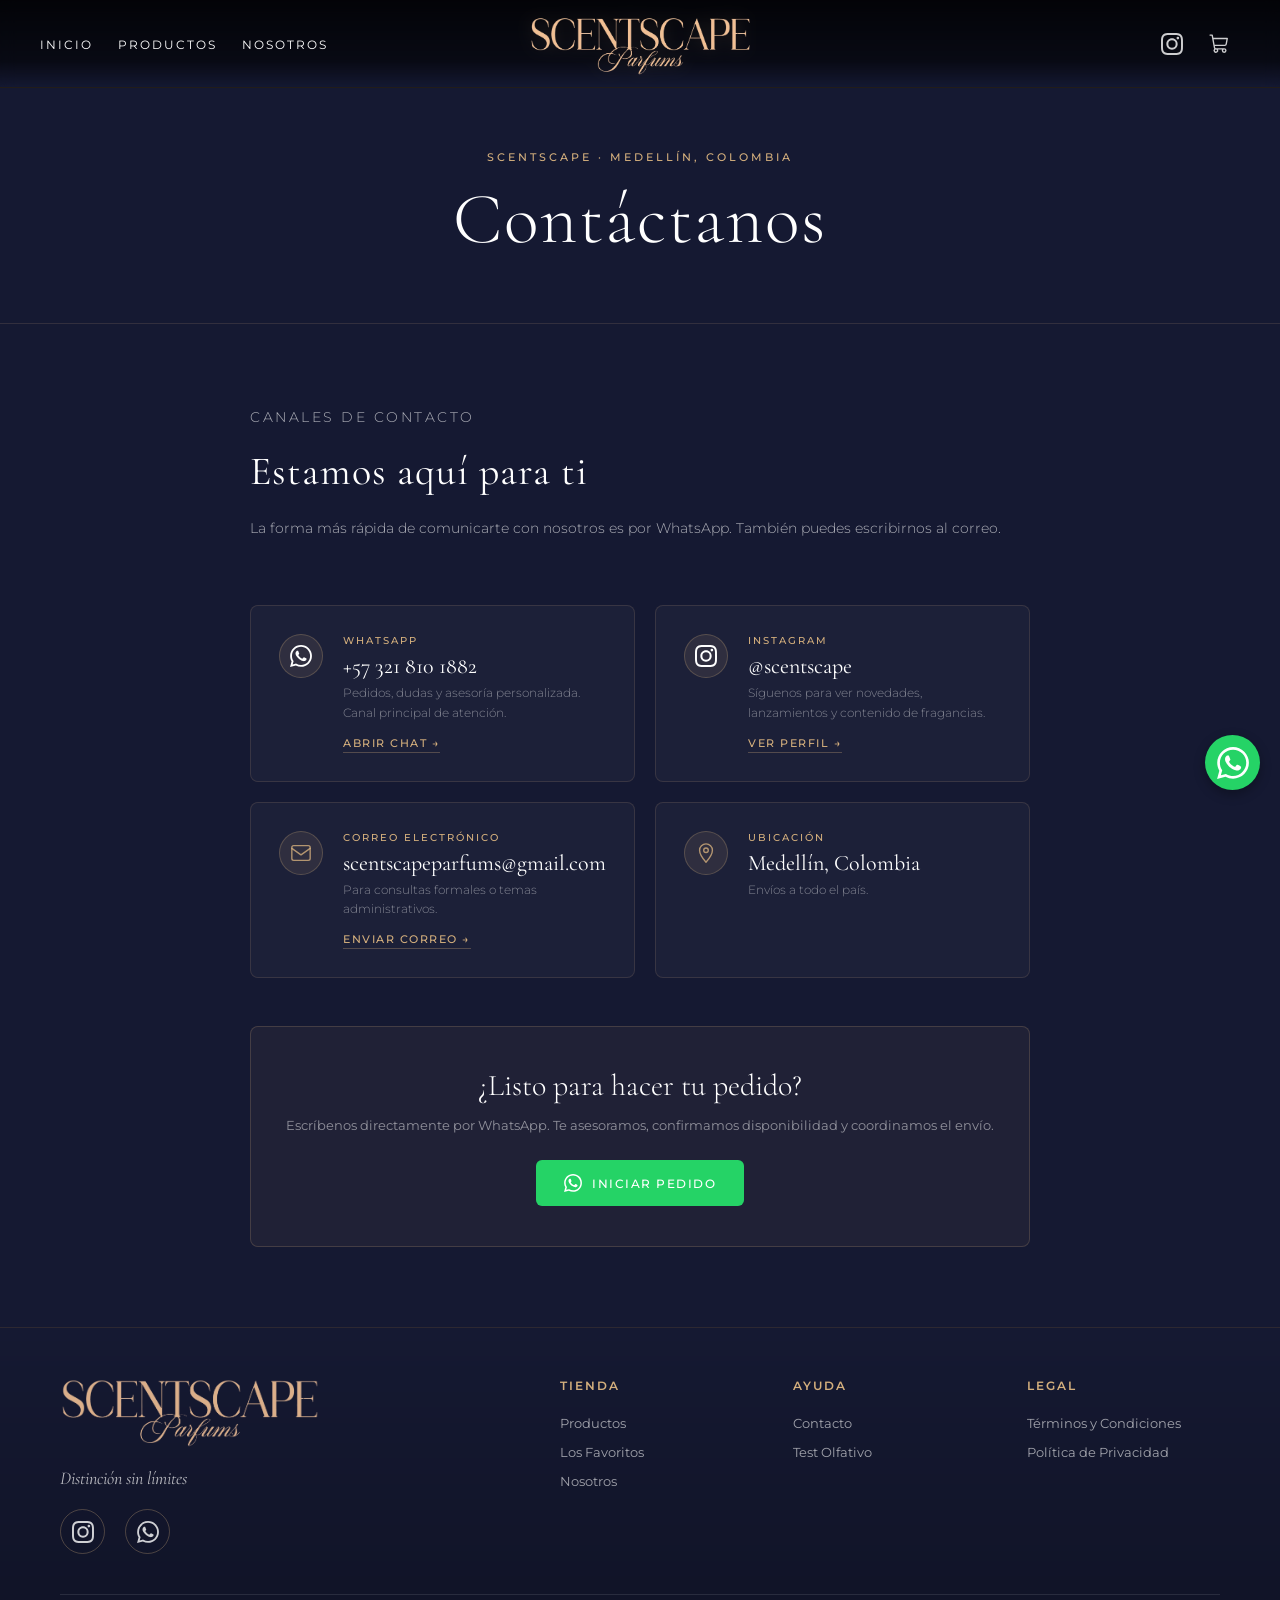
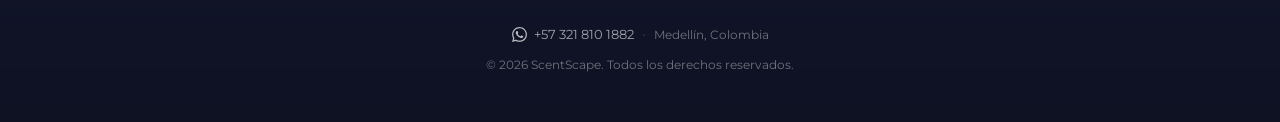
<file: contacto.html>
<!DOCTYPE html>
<html lang="es">
<head>
    <meta charset="UTF-8">
    <meta name="viewport" content="width=device-width, initial-scale=1.0">
    <title>Contacto — ScentScape | Medellín, Colombia</title>
    <meta name="description" content="Contáctanos por WhatsApp, correo o visítanos en Medellín. Te respondemos en menos de 24 horas.">
    <meta property="og:title" content="Contacto — ScentScape">
    <meta property="og:description" content="Escríbenos por WhatsApp y te asesoramos con gusto.">
    <meta property="og:type" content="website">
    <meta property="og:locale" content="es_CO">
    <meta property="og:image" content="https://elixirsb.netlify.app/assets/img/og-banner.png">
    <meta property="og:image:width" content="1200">
    <meta property="og:image:height" content="630">
    <meta property="og:url" content="https://elixirsb.netlify.app/contacto.html">

    <link rel="icon" type="image/png" href="./assets/img/scentscape-favicon.png">
    <link rel="apple-touch-icon" href="./assets/img/scentscape-favicon.png">
    <link rel="canonical" href="https://elixirsb.netlify.app/contacto.html">

    <link rel="preconnect" href="https://fonts.googleapis.com">
    <link rel="preconnect" href="https://fonts.gstatic.com" crossorigin>
    <link href="https://fonts.googleapis.com/css2?family=Cormorant+Garamond:ital,wght@0,300;0,400;0,500;0,600;1,300;1,400&family=Montserrat:wght@300;400;500&display=swap" rel="stylesheet">

    <link rel="stylesheet" href="styles/base.css">
    <link rel="stylesheet" href="styles/nav.css">
    <link rel="stylesheet" href="styles/cart.css">
    <link rel="stylesheet" href="styles/page.css">
    <link rel="stylesheet" href="styles/footer.css">
    <link rel="stylesheet" href="styles/animations.css">
    <link rel="stylesheet" href="styles/checkout-modal.css">
    <link rel="stylesheet" href="styles/discount-widget.css">

    <script src="script.js" defer></script>
    <script src="scripts/discount-config.js" defer></script>
    <script src="scripts/discount-widget.js" defer></script>
    <script src="scripts/templates.js" defer></script>
    <script src="scripts/cart.js" defer></script>
    <script defer src="https://cloud.umami.is/script.js" data-website-id="e9f375b0-77a5-4c1d-b8e2-d203af7a43c0"></script>

</head>
<body>

    <header>
        <nav>
            <div class="nav-inner">
                <div class="nav-left">
                    <ul>
                        <li><a href="index.html">Inicio</a></li>
                        <li><a href="productos.html">Productos</a></li>
                        <li><a href="nosotros.html">Nosotros</a></li>
                        
                    </ul>
                </div>

                <div class="mobile-left">
                    <button class="mobile-menu-toggle" id="menuButton" aria-label="Menú">
                        <span></span>
                        <span></span>
                        <span></span>
                    </button>
                </div>

                <div class="nav-center">
                    <a href="index.html" aria-label="Ir al inicio">
                        <img src="./assets/img/scentscape-logo.png" alt="ScentScape Logo" class="nav-logo">
                    </a>
                </div>

                <div class="nav-right">
                    <ul>
                        <li>
                            <a href="https://www.instagram.com/elixirsb__/" target="_blank" rel="noopener noreferrer" aria-label="Instagram">
                                <img src="./assets/img/instagram_white.svg" class="nav-icon social-icon" alt="Instagram">
                            </a>
                        </li>
                        <li>
                            <button class="nav-icon-button" id="cartButton" aria-label="Carrito">
                                <img src="./assets/img/shopping-car.svg" class="nav-icon basket-icon" alt="Carrito">
                                <span class="cart-count">0</span>
                            </button>
                        </li>
                    </ul>
                </div>

                <div class="mobile-right">
                    <a href="https://www.instagram.com/elixirsb__/" target="_blank" rel="noopener noreferrer" class="nav-icon-button" aria-label="Instagram">
                        <img src="./assets/img/instagram_white.svg" class="nav-icon" alt="Instagram">
                    </a>
                </div>
            </div>
        </nav>

        <div class="mobile-menu" id="mobileMenu">
            <div class="mobile-menu-header">
                <img src="./assets/img/scentscape-logo.png" alt="ScentScape" class="mobile-logo">
                <button class="mobile-close" id="menuClose" aria-label="Cerrar menú">&times;</button>
            </div>
            <ul>
                <li><a href="index.html">Inicio</a></li>
                <li><a href="productos.html">Productos</a></li>
                <li><a href="nosotros.html">Nosotros</a></li>
                <li><a href="contacto.html" class="active">Contacto</a></li>
                <li><a href="formulario.html">Test Olfativo</a></li>
            </ul>
            <div class="mobile-social">
                <a href="https://www.instagram.com/elixirsb__/" target="_blank" rel="noopener noreferrer" aria-label="Instagram"><img src="./assets/img/instagram_white.svg" alt="Instagram"></a>
                <a href="#" onclick="openWhatsAppContact(); return false;" aria-label="WhatsApp"><img src="./assets/img/whatsapp_white.svg" alt="WhatsApp"></a>
            </div>
        </div>
        <div class="mobile-overlay" id="mobileOverlay"></div>
    </header>

    <main>

        <section class="page-hero">
            <p class="page-hero-eyebrow">ScentScape · Medellín, Colombia</p>
            <h1 class="page-hero-title">Contáctanos</h1>
        </section>

        <div class="page-content">

            <section class="page-section">
                <p class="page-section-eyebrow">Canales de contacto</p>
                <h2 class="page-section-title">Estamos aquí para ti</h2>
                <p>La forma más rápida de comunicarte con nosotros es por WhatsApp. También puedes escribirnos al correo.</p>
            </section>

            <div class="contact-cards">
                <div class="contact-card">
                    <div class="contact-card-icon">
                        <img src="./assets/img/whatsapp_white.svg" alt="WhatsApp">
                    </div>
                    <div class="contact-card-body">
                        <p class="contact-card-label">WhatsApp</p>
                        <p class="contact-card-value">+57 321 810 1882</p>
                        <p class="contact-card-note">Pedidos, dudas y asesoría personalizada. Canal principal de atención.</p>
                        <a href="https://wa.me/573218101882" target="_blank" rel="noopener noreferrer" class="contact-card-link">Abrir chat →</a>
                    </div>
                </div>

                <div class="contact-card">
                    <div class="contact-card-icon">
                        <img src="./assets/img/instagram_white.svg" alt="Instagram">
                    </div>
                    <div class="contact-card-body">
                        <p class="contact-card-label">Instagram</p>
                        <p class="contact-card-value">@scentscape</p>
                        <p class="contact-card-note">Síguenos para ver novedades, lanzamientos y contenido de fragancias.</p>
                        <a href="https://www.instagram.com/elixirsb__/" target="_blank" rel="noopener noreferrer" class="contact-card-link">Ver perfil →</a>
                    </div>
                </div>

                <div class="contact-card">
                    <div class="contact-card-icon">
                        <!-- Envelope icon inline SVG -->
                        <svg width="22" height="22" viewBox="0 0 24 24" fill="none" stroke="rgba(212,175,125,0.8)" stroke-width="1.5" stroke-linecap="round" stroke-linejoin="round">
                            <rect x="2" y="4" width="20" height="16" rx="2"/>
                            <path d="M2 7l10 7 10-7"/>
                        </svg>
                    </div>
                    <div class="contact-card-body">
                        <p class="contact-card-label">Correo electrónico</p>
                        <p class="contact-card-value">scentscapeparfums@gmail.com</p>
                        <p class="contact-card-note">Para consultas formales o temas administrativos.</p>
                        <a href="mailto:scentscapeparfums@gmail.com" class="contact-card-link">Enviar correo →</a>
                    </div>
                </div>

                <div class="contact-card">
                    <div class="contact-card-icon">
                        <!-- Location pin inline SVG -->
                        <svg width="22" height="22" viewBox="0 0 24 24" fill="none" stroke="rgba(212,175,125,0.8)" stroke-width="1.5" stroke-linecap="round" stroke-linejoin="round">
                            <path d="M12 2C8.13 2 5 5.13 5 9c0 5.25 7 13 7 13s7-7.75 7-13c0-3.87-3.13-7-7-7z"/>
                            <circle cx="12" cy="9" r="2.5"/>
                        </svg>
                    </div>
                    <div class="contact-card-body">
                        <p class="contact-card-label">Ubicación</p>
                        <p class="contact-card-value">Medellín, Colombia</p>
                        <p class="contact-card-note">Envíos a todo el país.</p>
                    </div>
                </div>
            </div>

            <div class="page-cta">
                <h3 class="page-cta-title">¿Listo para hacer tu pedido?</h3>
                <p>Escríbenos directamente por WhatsApp. Te asesoramos, confirmamos disponibilidad y coordinamos el envío.</p>
                <a href="#" onclick="openWhatsAppContact(); return false;" class="page-cta-btn">
                    <img src="./assets/img/whatsapp_white.svg" alt="WhatsApp">
                    Iniciar pedido
                </a>
            </div>

        </div>

    </main>

    <div class="cart-panel" id="cartPanel">
        <div class="cart-panel-header">
            <h2>Tu Carrito</h2>
            <button class="cart-panel-close" id="cartPanelClose" onclick="closeBasket()">&times;</button>
        </div>
        <div class="cart-panel-content" id="cartPanelContent">
            <div class="cart-empty">
                <img src="./assets/img/shopping-car.svg" alt="Carrito vacío">
                <p>Tu carrito está vacío</p>
                <a href="productos.html" class="cart-empty-link">Ver productos</a>
            </div>
        </div>
        <div class="cart-panel-footer">
            <div class="cart-shipping">
                <div class="cart-shipping-track">
                    <div class="cart-shipping-fill" id="cartShippingProgress"></div>
                </div>
                <p class="cart-shipping-text" id="cartShippingText">Envío gratis desde $500.000 COP</p>
            </div>
            <div class="cart-code-row">
                <input type="text" id="cartCodigo" placeholder="Código de descuento" autocomplete="off">
                <button type="button" class="cart-code-apply" id="cartCodeApplyBtn">Aplicar</button>
            </div>
            <p class="cart-code-feedback" id="cartCodeFeedback"></p>
            <div class="cart-price-row">
                <span>Subtotal</span>
                <span id="cartSubtotal">$0 COP</span>
            </div>
            <div class="cart-price-row cart-discount-row" id="cartDiscountRow" style="display:none">
                <span>Descuento ✨</span>
                <span id="cartDiscount" class="cart-discount-val">−$0 COP</span>
            </div>
            <div class="cart-price-row cart-discount-row" id="cartCodeDiscountRow" style="display:none">
                <span id="cartCodeDiscountLabel">Código</span>
                <span id="cartCodeDiscount" class="cart-discount-val">−$0 COP</span>
            </div>
            <div class="cart-price-row cart-total-row">
                <span>Total</span>
                <span class="cart-panel-total" id="cartFinalTotal">$0 COP</span>
            </div>
            <button class="cart-panel-checkout" id="cartCheckoutBtn" disabled>Finalizar Compra</button>
            <p class="cart-panel-note">Serán redirigidos automáticamente a WhatsApp</p>
        </div>
    </div>
    <div class="cart-overlay" id="cartOverlay"></div>

    <div class="cart-bar" id="cartBar">
        <div class="cart-bar-info">
            <div class="cart-bar-icon">
                <img src="./assets/img/shopping-car.svg" alt="Carrito">
                <span class="cart-bar-count" id="cartBarCount">0</span>
            </div>
            <div class="cart-bar-details">
                <span class="cart-bar-items"><span id="cartItemsText">0 artículos</span></span>
                <span class="cart-bar-total">$<span id="cartTotal">0</span> COP</span>
            </div>
        </div>
        <button class="cart-bar-button" id="cartBarButton">
            Ver Carrito
        </button>
    </div>

    <footer class="site-footer">
        <div class="footer-content">
            <div class="footer-brand">
                <img src="./assets/img/scentscape-logo.png" alt="ScentScape" class="footer-logo">
                <p class="footer-tagline">Distinción sin límites</p>
                <div class="footer-social">
                    <a href="https://www.instagram.com/elixirsb__/" target="_blank" rel="noopener noreferrer" aria-label="Instagram">
                        <img src="./assets/img/instagram_white.svg" alt="Instagram">
                    </a>
                    <a href="#" onclick="openWhatsAppContact(); return false;" aria-label="WhatsApp">
                        <img src="./assets/img/whatsapp_white.svg" alt="WhatsApp">
                    </a>
                </div>
            </div>
            <div class="footer-links">
                <div class="footer-column">
                    <h4>Tienda</h4>
                    <ul>
                        <li><a href="productos.html">Productos</a></li>
                        <li><a href="index.html#searchSection">Los Favoritos</a></li>
                        <li><a href="nosotros.html">Nosotros</a></li>
                    </ul>
                </div>
                <div class="footer-column">
                    <h4>Ayuda</h4>
                    <ul>
                        <li><a href="contacto.html">Contacto</a></li>
                        <li><a href="formulario.html">Test Olfativo</a></li>
                    </ul>
                </div>
                <div class="footer-column">
                    <h4>Legal</h4>
                    <ul>
                        <li><a href="terminos.html">Términos y Condiciones</a></li>
                        <li><a href="privacidad.html">Política de Privacidad</a></li>
                    </ul>
                </div>
            </div>
        </div>
        <div class="footer-bottom">
            <div class="footer-contact">
                <a href="#" onclick="openWhatsAppContact(); return false;" class="footer-contact-link">
                    <img src="./assets/img/whatsapp_white.svg" alt="" class="footer-contact-icon">
                    <span>+57 321 810 1882</span>
                </a>
                <span class="footer-contact-sep">·</span>
                <span class="footer-contact-location">Medellín, Colombia</span>
            </div>
            <p class="footer-copyright">© 2026 ScentScape. Todos los derechos reservados.</p>
        </div>
    </footer>

    <div class="whatsapp-float">
        <a href="#" onclick="openWhatsAppContact(); return false;" aria-label="Contactar por WhatsApp">
            <img src="./assets/img/whatsapp_white.svg" alt="WhatsApp">
        </a>
    </div>

    <div class="checkout-modal" id="checkoutModal">
        <div class="checkout-modal-overlay" id="checkoutModalOverlay"></div>
        <div class="checkout-modal-card">
            <button class="checkout-modal-close" id="checkoutModalClose" aria-label="Cerrar">&times;</button>
            <div class="checkout-modal-header">
                <p class="checkout-modal-eyebrow">ScentScape · Pedido</p>
                <h2 class="checkout-modal-title">Finalizar pedido</h2>
                <p class="checkout-modal-subtitle">Un paso más y tu fragancia estará en camino ✨</p>
            </div>
            <div class="checkout-notice">
                <p>🔒 Tus datos solo se usan para generar el mensaje de WhatsApp y <strong>no se almacenan</strong>.</p>
            </div>
            <form class="checkout-form" id="checkoutForm" novalidate>
                <div class="checkout-field">
                    <label for="checkoutName">Nombre completo</label>
                    <input type="text" id="checkoutName" name="name"
                           placeholder="Ej. María García" autocomplete="name">
                </div>
                <div class="checkout-field">
                    <label for="checkoutCelular">Celular</label>
                    <input type="tel" id="checkoutCelular" name="celular"
                           placeholder="Ej. 300 123 4567" autocomplete="tel">
                </div>
                <div class="checkout-field">
                    <label for="checkoutCiudad">Ciudad</label>
                    <input type="text" id="checkoutCiudad" name="ciudad"
                           placeholder="Ej. Medellín" autocomplete="address-level2">
                </div>
                <div class="checkout-field">
                    <label for="checkoutBarrio">Barrio / Sector</label>
                    <input type="text" id="checkoutBarrio" name="barrio"
                           placeholder="Ej. El Poblado, Laureles, Envigado...">
                </div>
                <div class="checkout-field">
                    <label for="checkoutDireccion">Dirección</label>
                    <input type="text" id="checkoutDireccion" name="direccion"
                           placeholder="Ej. Calle 10 # 43-25" autocomplete="street-address">
                </div>
                <div class="checkout-field">
                    <label for="checkoutReferencia">Lugar de referencia <span class="checkout-optional">(opcional)</span></label>
                    <input type="text" id="checkoutReferencia" name="referencia"
                           placeholder="Ej. Frente al parque, edificio azul...">
                </div>
                <p class="checkout-error" id="checkoutError"></p>
                <button type="submit" class="checkout-submit-btn">
                    <img src="./assets/img/whatsapp_white.svg" alt="">
                    Enviar pedido por WhatsApp
                </button>
            </form>
        </div>
    </div>

</body>
</html>
</file>
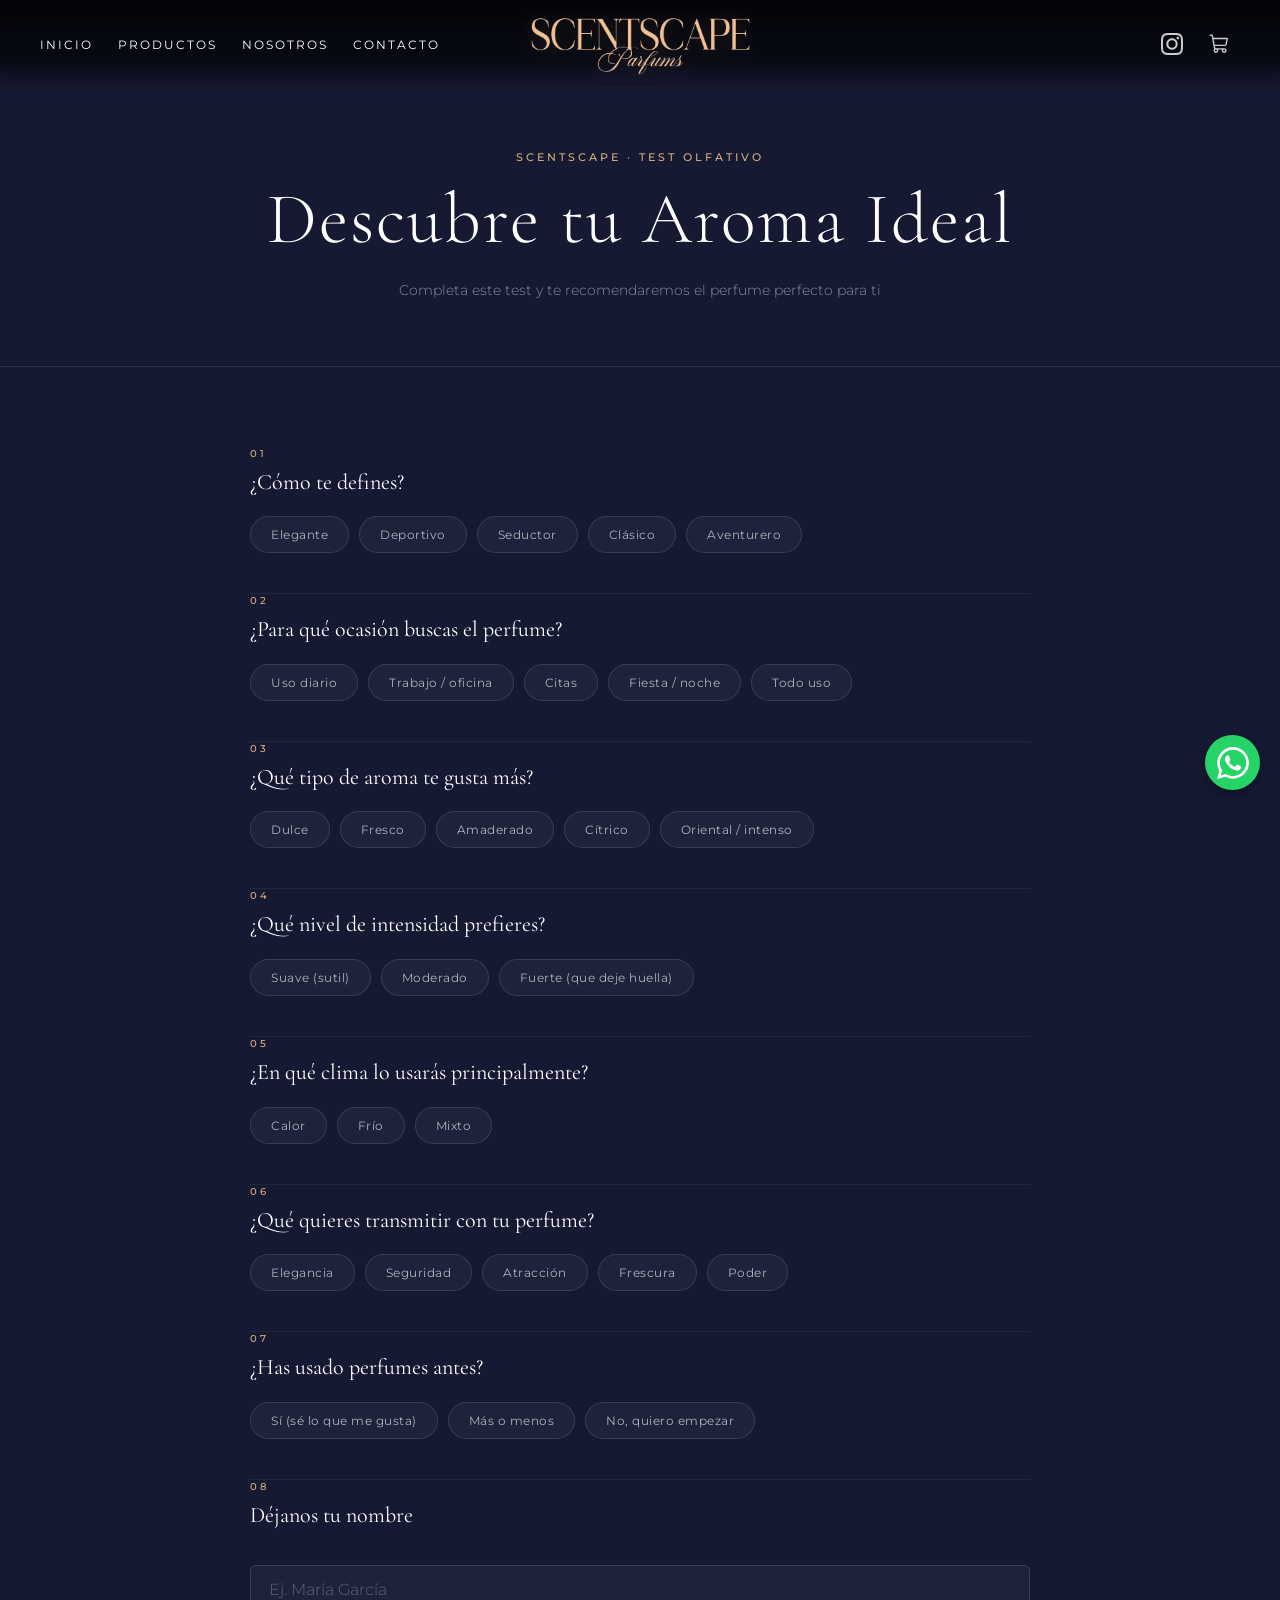
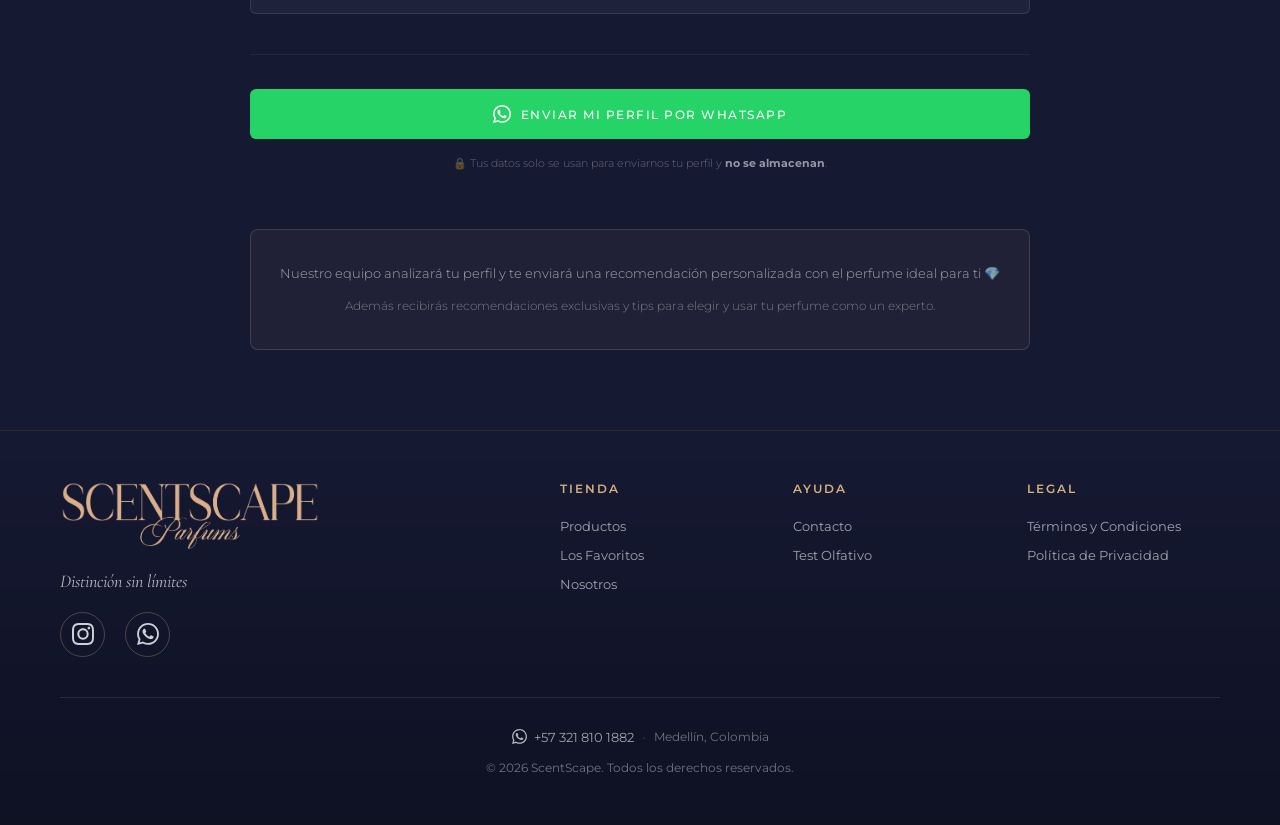
<file: formulario.html>
<!DOCTYPE html>
<html lang="es">
<head>
    <meta charset="UTF-8">
    <meta name="viewport" content="width=device-width, initial-scale=1.0">
    <title>Descubre tu Aroma Ideal — ScentScape | Medellín, Colombia</title>
    <meta name="description" content="Completa nuestro test olfativo y te recomendaremos el perfume perfecto para ti. Servicio personalizado por WhatsApp.">
    <meta property="og:title" content="Descubre tu Aroma Ideal — ScentScape">
    <meta property="og:description" content="Completa nuestro test olfativo y te recomendaremos el perfume perfecto para ti.">
    <meta property="og:type" content="website">
    <meta property="og:locale" content="es_CO">
    <meta property="og:image" content="https://elixirsb.netlify.app/assets/img/og-banner.png">
    <meta property="og:image:width" content="1200">
    <meta property="og:image:height" content="630">
    <meta property="og:url" content="https://elixirsb.netlify.app/formulario.html">

    <link rel="icon" type="image/png" href="./assets/img/scentscape-favicon.png">
    <link rel="apple-touch-icon" href="./assets/img/scentscape-favicon.png">
    <link rel="canonical" href="https://elixirsb.netlify.app/formulario.html">

    <link rel="preconnect" href="https://fonts.googleapis.com">
    <link rel="preconnect" href="https://fonts.gstatic.com" crossorigin>
    <link href="https://fonts.googleapis.com/css2?family=Cormorant+Garamond:ital,wght@0,300;0,400;0,500;0,600;1,300;1,400&family=Montserrat:wght@300;400;500&display=swap" rel="stylesheet">

    <link rel="stylesheet" href="styles/base.css">
    <link rel="stylesheet" href="styles/nav.css">
    <link rel="stylesheet" href="styles/cart.css">
    <link rel="stylesheet" href="styles/page.css">
    <link rel="stylesheet" href="styles/footer.css">
    <link rel="stylesheet" href="styles/animations.css">
    <link rel="stylesheet" href="styles/checkout-modal.css">
    <link rel="stylesheet" href="styles/formulario.css">
    <link rel="stylesheet" href="styles/discount-widget.css">

    <script src="script.js" defer></script>
    <script src="scripts/discount-config.js" defer></script>
    <script src="scripts/discount-widget.js" defer></script>
    <script src="scripts/templates.js" defer></script>
    <script src="scripts/cart.js" defer></script>
    <script defer src="https://cloud.umami.is/script.js" data-website-id="e9f375b0-77a5-4c1d-b8e2-d203af7a43c0"></script>

</head>

<body>

    <header>
        <nav>
            <div class="nav-inner">
                <div class="nav-left">
                    <ul>
                        <li><a href="index.html">Inicio</a></li>
                        <li><a href="productos.html">Productos</a></li>
                        <li><a href="nosotros.html">Nosotros</a></li>
                        <li><a href="contacto.html">Contacto</a></li>
                    </ul>
                </div>

                <div class="mobile-left">
                    <button class="mobile-menu-toggle" id="menuButton" aria-label="Menú">
                        <span></span>
                        <span></span>
                        <span></span>
                    </button>
                </div>

                <div class="nav-center">
                    <a href="index.html" aria-label="Ir al inicio">
                        <img src="./assets/img/scentscape-logo.png" alt="ScentScape Logo" class="nav-logo">
                    </a>
                </div>

                <div class="nav-right">
                    <ul>
                        <li>
                            <a href="https://www.instagram.com/elixirsb__/" target="_blank" rel="noopener noreferrer" aria-label="Instagram">
                                <img src="./assets/img/instagram_white.svg" class="nav-icon social-icon" alt="Instagram">
                            </a>
                        </li>
                        <li>
                            <button class="nav-icon-button" id="cartButton" aria-label="Carrito">
                                <img src="./assets/img/shopping-car.svg" class="nav-icon basket-icon" alt="Carrito">
                                <span class="cart-count">0</span>
                            </button>
                        </li>
                    </ul>
                </div>

                <div class="mobile-right">
                    <a href="https://www.instagram.com/elixirsb__/" target="_blank" rel="noopener noreferrer" class="nav-icon-button" aria-label="Instagram">
                        <img src="./assets/img/instagram_white.svg" class="nav-icon" alt="Instagram">
                    </a>
                </div>
            </div>
        </nav>

        <div class="mobile-menu" id="mobileMenu">
            <div class="mobile-menu-header">
                <img src="./assets/img/scentscape-logo.png" alt="ScentScape" class="mobile-logo">
                <button class="mobile-close" id="menuClose" aria-label="Cerrar menú">&times;</button>
            </div>
            <ul>
                <li><a href="index.html">Inicio</a></li>
                <li><a href="productos.html">Productos</a></li>
                <li><a href="nosotros.html">Nosotros</a></li>
                <li><a href="contacto.html">Contacto</a></li>
                <li><a href="formulario.html" class="active">Test Olfativo</a></li>
            </ul>
            <div class="mobile-social">
                <a href="https://www.instagram.com/elixirsb__/" target="_blank" rel="noopener noreferrer" aria-label="Instagram"><img src="./assets/img/instagram_white.svg" alt="Instagram"></a>
                <a href="#" onclick="openWhatsAppContact(); return false;" aria-label="WhatsApp"><img src="./assets/img/whatsapp_white.svg" alt="WhatsApp"></a>
            </div>
        </div>
        <div class="mobile-overlay" id="mobileOverlay"></div>
    </header>

    <main>

        <section class="page-hero">
            <p class="page-hero-eyebrow">ScentScape · Test Olfativo</p>
            <h1 class="page-hero-title">Descubre tu Aroma Ideal</h1>
            <p class="page-hero-sub">Completa este test y te recomendaremos el perfume perfecto para ti</p>
        </section>

        <div class="page-content">
            <form id="perfilForm" novalidate>

                <div class="pf-question">
                    <p class="pf-question-num">01</p>
                    <p class="pf-question-text">¿Cómo te defines?</p>
                    <div class="pf-options">
                        <label class="pf-option"><input type="radio" name="q1" value="Elegante"><span>Elegante</span></label>
                        <label class="pf-option"><input type="radio" name="q1" value="Deportivo"><span>Deportivo</span></label>
                        <label class="pf-option"><input type="radio" name="q1" value="Seductor"><span>Seductor</span></label>
                        <label class="pf-option"><input type="radio" name="q1" value="Clásico"><span>Clásico</span></label>
                        <label class="pf-option"><input type="radio" name="q1" value="Aventurero"><span>Aventurero</span></label>
                    </div>
                </div>

                <div class="pf-question">
                    <p class="pf-question-num">02</p>
                    <p class="pf-question-text">¿Para qué ocasión buscas el perfume?</p>
                    <div class="pf-options">
                        <label class="pf-option"><input type="radio" name="q2" value="Uso diario"><span>Uso diario</span></label>
                        <label class="pf-option"><input type="radio" name="q2" value="Trabajo / oficina"><span>Trabajo / oficina</span></label>
                        <label class="pf-option"><input type="radio" name="q2" value="Citas"><span>Citas</span></label>
                        <label class="pf-option"><input type="radio" name="q2" value="Fiesta / noche"><span>Fiesta / noche</span></label>
                        <label class="pf-option"><input type="radio" name="q2" value="Todo uso"><span>Todo uso</span></label>
                    </div>
                </div>

                <div class="pf-question">
                    <p class="pf-question-num">03</p>
                    <p class="pf-question-text">¿Qué tipo de aroma te gusta más?</p>
                    <div class="pf-options">
                        <label class="pf-option"><input type="radio" name="q3" value="Dulce"><span>Dulce</span></label>
                        <label class="pf-option"><input type="radio" name="q3" value="Fresco"><span>Fresco</span></label>
                        <label class="pf-option"><input type="radio" name="q3" value="Amaderado"><span>Amaderado</span></label>
                        <label class="pf-option"><input type="radio" name="q3" value="Cítrico"><span>Cítrico</span></label>
                        <label class="pf-option"><input type="radio" name="q3" value="Oriental / intenso"><span>Oriental / intenso</span></label>
                    </div>
                </div>

                <div class="pf-question">
                    <p class="pf-question-num">04</p>
                    <p class="pf-question-text">¿Qué nivel de intensidad prefieres?</p>
                    <div class="pf-options">
                        <label class="pf-option"><input type="radio" name="q4" value="Suave (sutil)"><span>Suave (sutil)</span></label>
                        <label class="pf-option"><input type="radio" name="q4" value="Moderado"><span>Moderado</span></label>
                        <label class="pf-option"><input type="radio" name="q4" value="Fuerte (que deje huella)"><span>Fuerte (que deje huella)</span></label>
                    </div>
                </div>

                <div class="pf-question">
                    <p class="pf-question-num">05</p>
                    <p class="pf-question-text">¿En qué clima lo usarás principalmente?</p>
                    <div class="pf-options">
                        <label class="pf-option"><input type="radio" name="q5" value="Calor"><span>Calor</span></label>
                        <label class="pf-option"><input type="radio" name="q5" value="Frío"><span>Frío</span></label>
                        <label class="pf-option"><input type="radio" name="q5" value="Mixto"><span>Mixto</span></label>
                    </div>
                </div>

                <div class="pf-question">
                    <p class="pf-question-num">06</p>
                    <p class="pf-question-text">¿Qué quieres transmitir con tu perfume?</p>
                    <div class="pf-options">
                        <label class="pf-option"><input type="radio" name="q6" value="Elegancia"><span>Elegancia</span></label>
                        <label class="pf-option"><input type="radio" name="q6" value="Seguridad"><span>Seguridad</span></label>
                        <label class="pf-option"><input type="radio" name="q6" value="Atracción"><span>Atracción</span></label>
                        <label class="pf-option"><input type="radio" name="q6" value="Frescura"><span>Frescura</span></label>
                        <label class="pf-option"><input type="radio" name="q6" value="Poder"><span>Poder</span></label>
                    </div>
                </div>

                <div class="pf-question">
                    <p class="pf-question-num">07</p>
                    <p class="pf-question-text">¿Has usado perfumes antes?</p>
                    <div class="pf-options">
                        <label class="pf-option"><input type="radio" name="q7" value="Sí (sé lo que me gusta)"><span>Sí (sé lo que me gusta)</span></label>
                        <label class="pf-option"><input type="radio" name="q7" value="Más o menos"><span>Más o menos</span></label>
                        <label class="pf-option"><input type="radio" name="q7" value="No, quiero empezar"><span>No, quiero empezar</span></label>
                    </div>
                </div>

                <div class="pf-question">
                    <p class="pf-question-num">08</p>
                    <p class="pf-question-text">Déjanos tu nombre</p>
                    <input type="text" id="pfNombre" class="pf-text-input" placeholder="Ej. María García" autocomplete="name">
                </div>

                <p class="pf-error" id="pfError"></p>

                <button type="submit" class="pf-submit-btn">
                    <img src="./assets/img/whatsapp_white.svg" alt="">
                    Enviar mi perfil por WhatsApp
                </button>

                <p class="pf-privacy">🔒 Tus datos solo se usan para enviarnos tu perfil y <strong>no se almacenan</strong>.</p>

            </form>

            <div class="pf-final-note">
                <p>Nuestro equipo analizará tu perfil y te enviará una recomendación personalizada con el perfume ideal para ti 💎</p>
                <p>Además recibirás recomendaciones exclusivas y tips para elegir y usar tu perfume como un experto.</p>
            </div>
        </div>

    </main>

    <div class="cart-panel" id="cartPanel">
        <div class="cart-panel-header">
            <h2>Tu Carrito</h2>
            <button class="cart-panel-close" id="cartPanelClose" onclick="closeBasket()">&times;</button>
        </div>
        <div class="cart-panel-content" id="cartPanelContent">
            <div class="cart-empty">
                <img src="./assets/img/shopping-car.svg" alt="Carrito vacío">
                <p>Tu carrito está vacío</p>
                <a href="productos.html" class="cart-empty-link">Ver productos</a>
            </div>
        </div>
        <div class="cart-panel-footer">
            <div class="cart-shipping">
                <div class="cart-shipping-track">
                    <div class="cart-shipping-fill" id="cartShippingProgress"></div>
                </div>
                <p class="cart-shipping-text" id="cartShippingText">Envío gratis desde $500.000 COP</p>
            </div>
            <div class="cart-code-row">
                <input type="text" id="cartCodigo" placeholder="Código de descuento" autocomplete="off">
                <button type="button" class="cart-code-apply" id="cartCodeApplyBtn">Aplicar</button>
            </div>
            <p class="cart-code-feedback" id="cartCodeFeedback"></p>
            <div class="cart-price-row">
                <span>Subtotal</span>
                <span id="cartSubtotal">$0 COP</span>
            </div>
            <div class="cart-price-row cart-discount-row" id="cartDiscountRow" style="display:none">
                <span>Descuento ✨</span>
                <span id="cartDiscount" class="cart-discount-val">−$0 COP</span>
            </div>
            <div class="cart-price-row cart-discount-row" id="cartCodeDiscountRow" style="display:none">
                <span id="cartCodeDiscountLabel">Código</span>
                <span id="cartCodeDiscount" class="cart-discount-val">−$0 COP</span>
            </div>
            <div class="cart-price-row cart-total-row">
                <span>Total</span>
                <span class="cart-panel-total" id="cartFinalTotal">$0 COP</span>
            </div>
            <button class="cart-panel-checkout" id="cartCheckoutBtn" disabled>Finalizar Compra</button>
            <p class="cart-panel-note">Serán redirigidos automáticamente a WhatsApp</p>
        </div>
    </div>
    <div class="cart-overlay" id="cartOverlay"></div>

    <div class="cart-bar" id="cartBar">
        <div class="cart-bar-info">
            <div class="cart-bar-icon">
                <img src="./assets/img/shopping-car.svg" alt="Carrito">
                <span class="cart-bar-count" id="cartBarCount">0</span>
            </div>
            <div class="cart-bar-details">
                <span class="cart-bar-items"><span id="cartItemsText">0 artículos</span></span>
                <span class="cart-bar-total">$<span id="cartTotal">0</span> COP</span>
            </div>
        </div>
        <button class="cart-bar-button" id="cartBarButton">
            Ver Carrito
        </button>
    </div>

    <footer class="site-footer">
        <div class="footer-content">
            <div class="footer-brand">
                <img src="./assets/img/scentscape-logo.png" alt="ScentScape" class="footer-logo">
                <p class="footer-tagline">Distinción sin límites</p>
                <div class="footer-social">
                    <a href="https://www.instagram.com/elixirsb__/" target="_blank" rel="noopener noreferrer" aria-label="Instagram">
                        <img src="./assets/img/instagram_white.svg" alt="Instagram">
                    </a>
                    <a href="#" onclick="openWhatsAppContact(); return false;" aria-label="WhatsApp">
                        <img src="./assets/img/whatsapp_white.svg" alt="WhatsApp">
                    </a>
                </div>
            </div>
            <div class="footer-links">
                <div class="footer-column">
                    <h4>Tienda</h4>
                    <ul>
                        <li><a href="productos.html">Productos</a></li>
                        <li><a href="index.html#searchSection">Los Favoritos</a></li>
                        <li><a href="nosotros.html">Nosotros</a></li>
                    </ul>
                </div>
                <div class="footer-column">
                    <h4>Ayuda</h4>
                    <ul>
                        <li><a href="contacto.html">Contacto</a></li>
                        <li><a href="formulario.html">Test Olfativo</a></li>
                    </ul>
                </div>
                <div class="footer-column">
                    <h4>Legal</h4>
                    <ul>
                        <li><a href="terminos.html">Términos y Condiciones</a></li>
                        <li><a href="privacidad.html">Política de Privacidad</a></li>
                    </ul>
                </div>
            </div>
        </div>
        <div class="footer-bottom">
            <div class="footer-contact">
                <a href="#" onclick="openWhatsAppContact(); return false;" class="footer-contact-link">
                    <img src="./assets/img/whatsapp_white.svg" alt="" class="footer-contact-icon">
                    <span>+57 321 810 1882</span>
                </a>
                <span class="footer-contact-sep">·</span>
                <span class="footer-contact-location">Medellín, Colombia</span>
            </div>
            <p class="footer-copyright">© 2026 ScentScape. Todos los derechos reservados.</p>
        </div>
    </footer>

    <script src="scripts/formulario.js" defer></script>

    <div class="whatsapp-float">
        <a href="#" onclick="openWhatsAppContact(); return false;" aria-label="Contactar por WhatsApp">
            <img src="./assets/img/whatsapp_white.svg" alt="WhatsApp">
        </a>
    </div>

    <div class="checkout-modal" id="checkoutModal">
        <div class="checkout-modal-overlay" id="checkoutModalOverlay"></div>
        <div class="checkout-modal-card">
            <button class="checkout-modal-close" id="checkoutModalClose" aria-label="Cerrar">&times;</button>
            <div class="checkout-modal-header">
                <p class="checkout-modal-eyebrow">ScentScape · Pedido</p>
                <h2 class="checkout-modal-title">Finalizar pedido</h2>
                <p class="checkout-modal-subtitle">Un paso más y tu fragancia estará en camino ✨</p>
            </div>
            <div class="checkout-notice">
                <p>🔒 Tus datos solo se usan para generar el mensaje de WhatsApp y <strong>no se almacenan</strong>.</p>
            </div>
            <form class="checkout-form" id="checkoutForm" novalidate>
                <div class="checkout-field">
                    <label for="checkoutName">Nombre completo</label>
                    <input type="text" id="checkoutName" name="name"
                           placeholder="Ej. María García" autocomplete="name">
                </div>
                <div class="checkout-field">
                    <label for="checkoutCelular">Celular</label>
                    <input type="tel" id="checkoutCelular" name="celular"
                           placeholder="Ej. 300 123 4567" autocomplete="tel">
                </div>
                <div class="checkout-field">
                    <label for="checkoutCiudad">Ciudad</label>
                    <input type="text" id="checkoutCiudad" name="ciudad"
                           placeholder="Ej. Medellín" autocomplete="address-level2">
                </div>
                <div class="checkout-field">
                    <label for="checkoutBarrio">Barrio / Sector</label>
                    <input type="text" id="checkoutBarrio" name="barrio"
                           placeholder="Ej. El Poblado, Laureles, Envigado...">
                </div>
                <div class="checkout-field">
                    <label for="checkoutDireccion">Dirección</label>
                    <input type="text" id="checkoutDireccion" name="direccion"
                           placeholder="Ej. Calle 10 # 43-25" autocomplete="street-address">
                </div>
                <div class="checkout-field">
                    <label for="checkoutReferencia">Lugar de referencia <span class="checkout-optional">(opcional)</span></label>
                    <input type="text" id="checkoutReferencia" name="referencia"
                           placeholder="Ej. Frente al parque, edificio azul...">
                </div>
                <p class="checkout-error" id="checkoutError"></p>
                <button type="submit" class="checkout-submit-btn">
                    <img src="./assets/img/whatsapp_white.svg" alt="">
                    Enviar pedido por WhatsApp
                </button>
            </form>
        </div>
    </div>

</body>
</html>
</file>
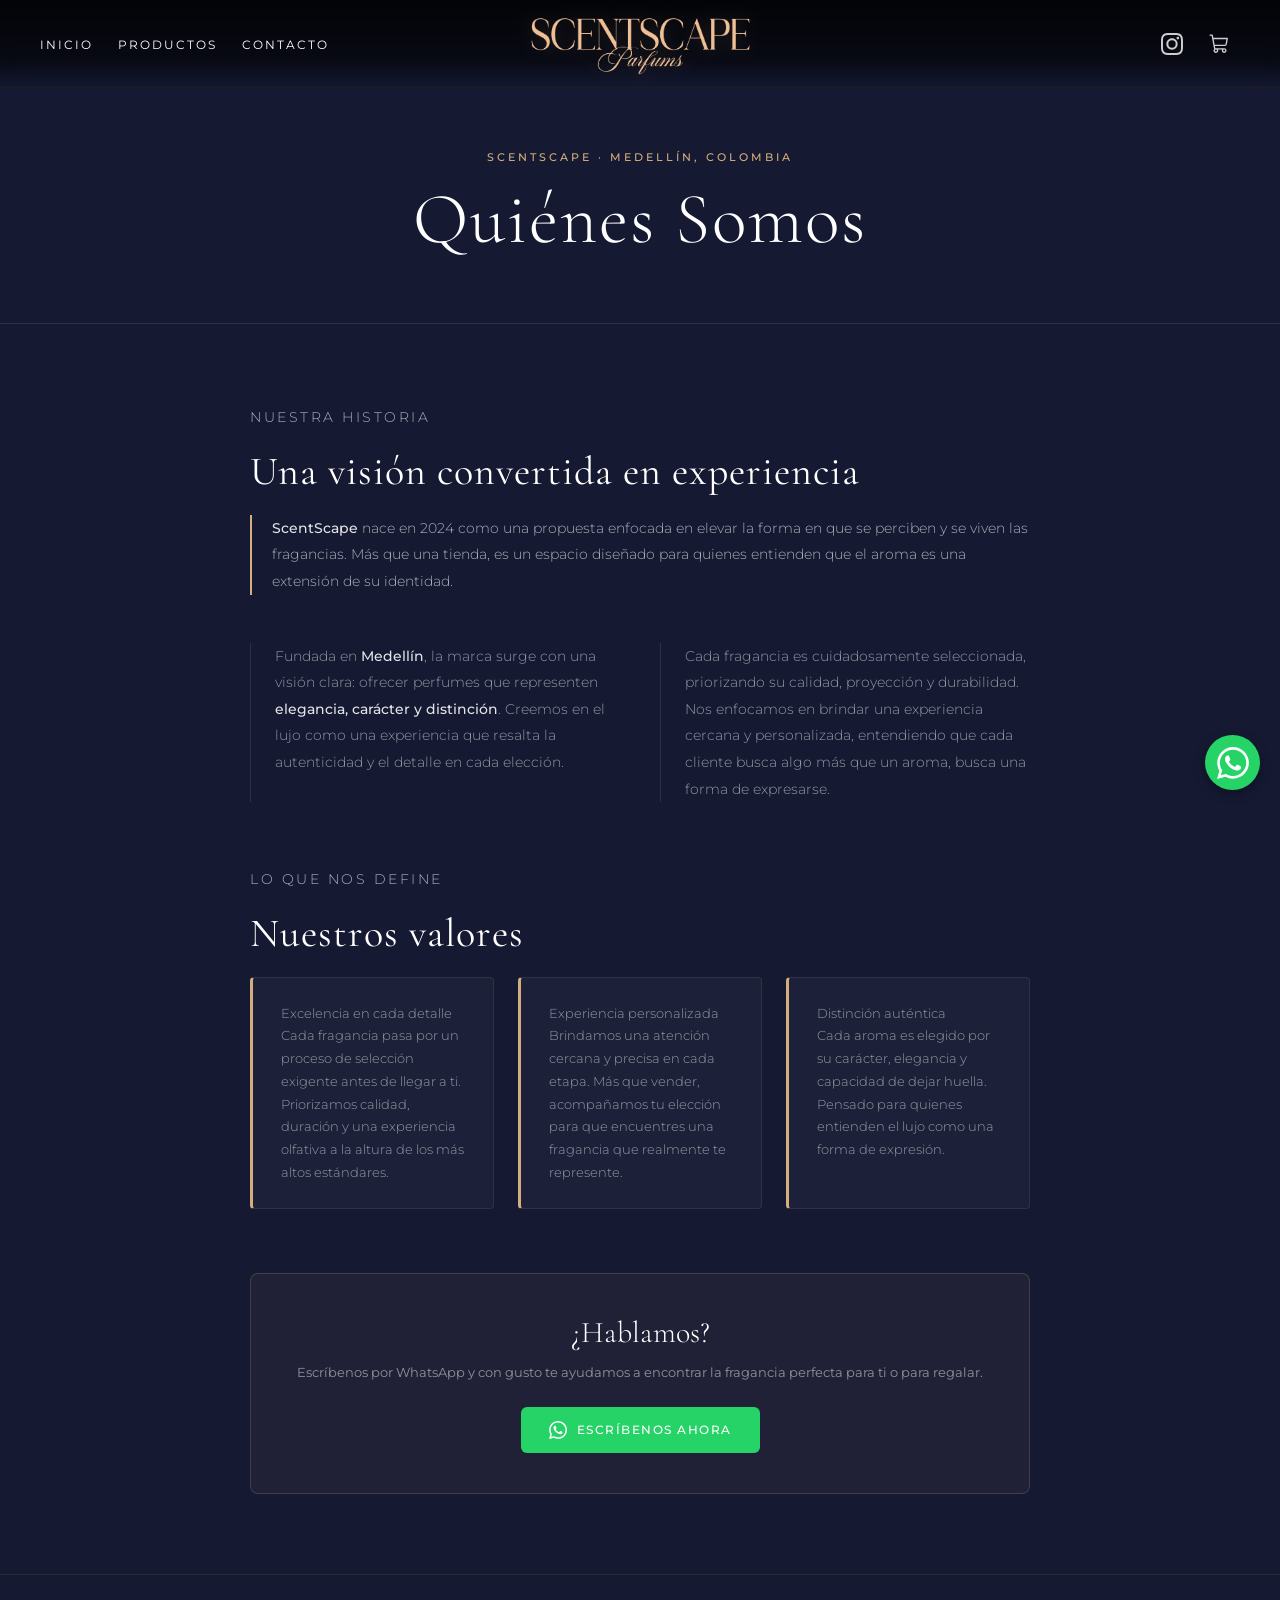
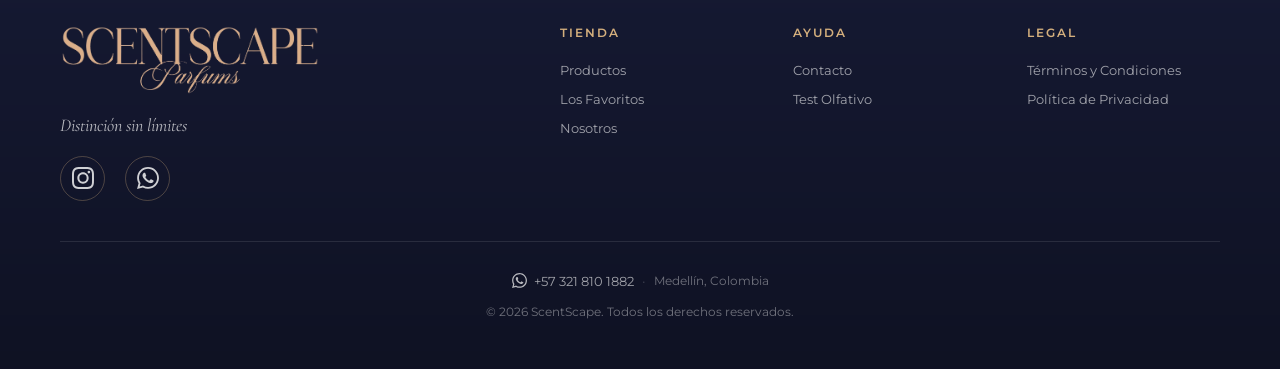
<file: nosotros.html>
<!DOCTYPE html>
<html lang="es">
<head>
    <meta charset="UTF-8">
    <meta name="viewport" content="width=device-width, initial-scale=1.0">
    <title>Nosotros — ScentScape | Medellín, Colombia</title>
    <meta name="description" content="Conoce la historia de ScentScape, perfumería de Medellín fundada en 2024. Fragancias de lujo inspiradas en las mejores marcas del mundo, a precios accesibles.">
    <meta property="og:title" content="Nosotros — ScentScape">
    <meta property="og:description" content="ScentScape nace en Medellín en 2024 con una visión clara: elegancia, carácter y distinción en cada fragancia. Conoce nuestra historia.">
    <meta property="og:type" content="website">
    <meta property="og:locale" content="es_CO">
    <meta property="og:image" content="https://elixirsb.netlify.app/assets/img/og-banner.png">
    <meta property="og:image:width" content="1200">
    <meta property="og:image:height" content="630">
    <meta property="og:url" content="https://elixirsb.netlify.app/nosotros.html">

    <link rel="icon" type="image/png" href="./assets/img/scentscape-favicon.png">
    <link rel="apple-touch-icon" href="./assets/img/scentscape-favicon.png">
    <link rel="canonical" href="https://elixirsb.netlify.app/nosotros.html">

    <link rel="preconnect" href="https://fonts.googleapis.com">
    <link rel="preconnect" href="https://fonts.gstatic.com" crossorigin>
    <link href="https://fonts.googleapis.com/css2?family=Cormorant+Garamond:ital,wght@0,300;0,400;0,500;0,600;1,300;1,400&family=Montserrat:wght@300;400;500&display=swap" rel="stylesheet">

    <link rel="stylesheet" href="styles/base.css">
    <link rel="stylesheet" href="styles/nav.css">
    <link rel="stylesheet" href="styles/cart.css">
    <link rel="stylesheet" href="styles/hero.css">
    <link rel="stylesheet" href="styles/search.css">
    <link rel="stylesheet" href="styles/product-card.css">
    <link rel="stylesheet" href="styles/home.css">
    <link rel="stylesheet" href="styles/page.css">
    <link rel="stylesheet" href="styles/footer.css">

    <link rel="stylesheet" href="styles/animations.css">
    <link rel="stylesheet" href="styles/checkout-modal.css">
    <link rel="stylesheet" href="styles/discount-widget.css">

    <script src="script.js" defer></script>
    <script src="scripts/discount-config.js" defer></script>
    <script src="scripts/discount-widget.js" defer></script>
    <script src="scripts/templates.js" defer></script>
    <script src="scripts/cart.js" defer></script>
    <script src="scripts/home.js" defer></script>
    <script defer src="https://cloud.umami.is/script.js" data-website-id="e9f375b0-77a5-4c1d-b8e2-d203af7a43c0"></script>

</head>
<body>

    <header>
        <nav>
            <div class="nav-inner">
                <div class="nav-left">
                    <ul>
                        <li><a href="index.html">Inicio</a></li>
                        <li><a href="productos.html">Productos</a></li>
                        <li><a href="contacto.html">Contacto</a></li>
                    </ul>
                </div>

                <div class="mobile-left">
                    <button class="mobile-menu-toggle" id="menuButton" aria-label="Menú">
                        <span></span>
                        <span></span>
                        <span></span>
                    </button>
                </div>

                <div class="nav-center">
                    <a href="index.html" aria-label="Photo from Shop-Logo">
                        <img src="./assets/img/scentscape-logo.png" alt="ScentScape Logo" class="nav-logo">
                    </a>
                </div>

                <div class="nav-right">
                    <ul>
                        <li>
                            <a href="https://www.instagram.com/p/DIzDB8NNuoE/" aria-label="Instagram">
                                <img src="./assets/img/instagram_white.svg" class="nav-icon social-icon" alt="Instagram">
                            </a>
                        </li>
                        <li>
                            <button class="nav-icon-button" id="cartButton" aria-label="Carrito">
                                <img src="./assets/img/shopping-car.svg" class="nav-icon basket-icon" alt="Carrito">
                                <span class="cart-count">0</span>
                            </button>
                        </li>
                    </ul>
                </div>

                <div class="mobile-right">
                    <a href="https://www.instagram.com/elixirsb__/" target="_blank" rel="noopener noreferrer" class="nav-icon-button" aria-label="Instagram">
                        <img src="./assets/img/instagram_white.svg" class="nav-icon" alt="Instagram">
                    </a>
                </div>
            </div>
        </nav>

        <div class="mobile-menu" id="mobileMenu">
            <div class="mobile-menu-header">
                <img src="./assets/img/scentscape-logo.png" alt="ScentScape" class="mobile-logo">
                <button class="mobile-close" id="menuClose" aria-label="Cerrar menú">&times;</button>
            </div>
            <ul>
                <li><a href="index.html">Inicio</a></li>
                <li><a href="productos.html">Productos</a></li>
                <li><a href="nosotros.html" class="active">Nosotros</a></li>
                <li><a href="contacto.html">Contacto</a></li>
                <li><a href="formulario.html">Test Olfativo</a></li>
            </ul>
            <div class="mobile-social">
                <a href="https://www.instagram.com/elixirsb__/" target="_blank" rel="noopener noreferrer" aria-label="Instagram"><img src="./assets/img/instagram_white.svg" alt="Instagram"></a>
                <a href="https://wa.me/573218101882" target="_blank" rel="noopener noreferrer" aria-label="WhatsApp"><img src="./assets/img/whatsapp_white.svg" alt="WhatsApp"></a>
            </div>
        </div>
        <div class="mobile-overlay" id="mobileOverlay"></div>
    </header>

    <main>

        <section class="page-hero">
            <p class="page-hero-eyebrow">ScentScape · Medellín, Colombia</p>
            <h1 class="page-hero-title">Quiénes Somos</h1>
        </section>

        <div class="page-content">

            <section class="page-section">
                <p class="page-section-eyebrow">Nuestra historia</p>
                <h2 class="page-section-title">Una visión convertida en experiencia</h2>
                <div class="story-text">
                    <p class="story-lead"><strong>ScentScape</strong> nace en 2024 como una propuesta enfocada en elevar la forma en que se perciben y se viven las fragancias. Más que una tienda, es un espacio diseñado para quienes entienden que el aroma es una extensión de su identidad.</p>
                    <div class="story-cols">
                        <p>Fundada en <strong>Medellín</strong>, la marca surge con una visión clara: ofrecer perfumes que representen <strong>elegancia, carácter y distinción</strong>. Creemos en el lujo como una experiencia que resalta la autenticidad y el detalle en cada elección.</p>
                        <p>Cada fragancia es cuidadosamente seleccionada, priorizando su calidad, proyección y durabilidad. Nos enfocamos en brindar una experiencia cercana y personalizada, entendiendo que cada cliente busca algo más que un aroma, busca una forma de expresarse.</p>
                    </div>
                </div>
            </section>

            <section class="page-section">
                <p class="page-section-eyebrow">Lo que nos define</p>
                <h2 class="page-section-title">Nuestros valores</h2>
                <div class="values-grid">
                    <div class="value-card">
                        <p class="value-card-title">Excelencia en cada detalle</p>
                        <p>Cada fragancia pasa por un proceso de selección exigente antes de llegar a ti. Priorizamos calidad, duración y una experiencia olfativa a la altura de los más altos estándares.</p>
                    </div>
                    <div class="value-card">
                        <p class="value-card-title">Experiencia personalizada</p>
                        <p>Brindamos una atención cercana y precisa en cada etapa. Más que vender, acompañamos tu elección para que encuentres una fragancia que realmente te represente.</p>
                    </div>
                    <div class="value-card">
                        <p class="value-card-title">Distinción auténtica</p>
                        <p>Cada aroma es elegido por su carácter, elegancia y capacidad de dejar huella. Pensado para quienes entienden el lujo como una forma de expresión.</p>
                    </div>
                </div>
            </section>

            <div class="page-cta">
                <h3 class="page-cta-title">¿Hablamos?</h3>
                <p>Escríbenos por WhatsApp y con gusto te ayudamos a encontrar la fragancia perfecta para ti o para regalar.</p>
                <a href="#" onclick="openWhatsAppContact(); return false;" class="page-cta-btn">
                    <img src="./assets/img/whatsapp_white.svg" alt="WhatsApp">
                    Escríbenos ahora
                </a>
            </div>

        </div>

    </main>

    <div class="cart-panel" id="cartPanel">
        <div class="cart-panel-header">
            <h2>Tu Carrito</h2>
            <button class="cart-panel-close" id="cartPanelClose" onclick="closeBasket()">&times;</button>
        </div>
        <div class="cart-panel-content" id="cartPanelContent">
            <div class="cart-empty">
                <img src="./assets/img/shopping-car.svg" alt="Carrito vacío">
                <p>Tu carrito está vacío</p>
                <a href="#productos" class="cart-empty-link">Ver productos</a>
            </div>
        </div>
        <div class="cart-panel-footer">
            <div class="cart-shipping">
                <div class="cart-shipping-track">
                    <div class="cart-shipping-fill" id="cartShippingProgress"></div>
                </div>
                <p class="cart-shipping-text" id="cartShippingText">Envío gratis desde $500.000 COP</p>
            </div>
            <div class="cart-code-row">
                <input type="text" id="cartCodigo" placeholder="Código de descuento" autocomplete="off">
                <button type="button" class="cart-code-apply" id="cartCodeApplyBtn">Aplicar</button>
            </div>
            <p class="cart-code-feedback" id="cartCodeFeedback"></p>
            <div class="cart-price-row">
                <span>Subtotal</span>
                <span id="cartSubtotal">$0 COP</span>
            </div>
            <div class="cart-price-row cart-discount-row" id="cartDiscountRow" style="display:none">
                <span>Descuento ✨</span>
                <span id="cartDiscount" class="cart-discount-val">−$0 COP</span>
            </div>
            <div class="cart-price-row cart-discount-row" id="cartCodeDiscountRow" style="display:none">
                <span id="cartCodeDiscountLabel">Código</span>
                <span id="cartCodeDiscount" class="cart-discount-val">−$0 COP</span>
            </div>
            <div class="cart-price-row cart-total-row">
                <span>Total</span>
                <span class="cart-panel-total" id="cartFinalTotal">$0 COP</span>
            </div>
            <button class="cart-panel-checkout" id="cartCheckoutBtn" disabled>Finalizar Compra</button>
            <p class="cart-panel-note">Serán redirigidos automáticamente a WhatsApp</p>
        </div>
    </div>
    <div class="cart-overlay" id="cartOverlay"></div>

    <div class="cart-bar" id="cartBar">
        <div class="cart-bar-info">
            <div class="cart-bar-icon">
                <img src="./assets/img/shopping-car.svg" alt="Carrito">
                <span class="cart-bar-count" id="cartBarCount">0</span>
            </div>
            <div class="cart-bar-details">
                <span class="cart-bar-items"><span id="cartItemsText">0 artículos</span></span>
                <span class="cart-bar-total">$<span id="cartTotal">0</span> COP</span>
            </div>
        </div>
        <button class="cart-bar-button" id="cartBarButton">
            Ver Carrito
        </button>
    </div>

    <footer class="site-footer">
        <div class="footer-content">
            <div class="footer-brand">
                <img src="./assets/img/scentscape-logo.png" alt="ScentScape" class="footer-logo">
                <p class="footer-tagline">Distinción sin límites</p>
                <div class="footer-social">
                    <a href="https://www.instagram.com/elixirsb__/" target="_blank" rel="noopener noreferrer" aria-label="Instagram">
                        <img src="./assets/img/instagram_white.svg" alt="Instagram">
                    </a>
                    <a href="#" onclick="openWhatsAppContact(); return false;" aria-label="WhatsApp">
                        <img src="./assets/img/whatsapp_white.svg" alt="WhatsApp">
                    </a>
                </div>
            </div>
            <div class="footer-links">
                <div class="footer-column">
                    <h4>Tienda</h4>
                    <ul>
                        <li><a href="productos.html">Productos</a></li>
                        <li><a href="index.html#searchSection">Los Favoritos</a></li>
                        <li><a href="nosotros.html">Nosotros</a></li>
                    </ul>
                </div>
                <div class="footer-column">
                    <h4>Ayuda</h4>
                    <ul>
                        <li><a href="contacto.html">Contacto</a></li>
                        <li><a href="formulario.html">Test Olfativo</a></li>
                    </ul>
                </div>
                <div class="footer-column">
                    <h4>Legal</h4>
                    <ul>
                        <li><a href="terminos.html">Términos y Condiciones</a></li>
                        <li><a href="privacidad.html">Política de Privacidad</a></li>
                    </ul>
                </div>
            </div>
        </div>
        <div class="footer-bottom">
            <div class="footer-contact">
                <a href="#" onclick="openWhatsAppContact(); return false;" class="footer-contact-link">
                    <img src="./assets/img/whatsapp_white.svg" alt="" class="footer-contact-icon">
                    <span>+57 321 810 1882</span>
                </a>
                <span class="footer-contact-sep">·</span>
                <span class="footer-contact-location">Medellín, Colombia</span>
            </div>
            <p class="footer-copyright">© 2026 ScentScape. Todos los derechos reservados.</p>
        </div>
    </footer>

    <div class="whatsapp-float">
        <a href="#" onclick="openWhatsAppContact(); return false;" aria-label="Contactar por WhatsApp">
            <img src="./assets/img/whatsapp_white.svg" alt="WhatsApp">
        </a>
    </div>

    <div class="checkout-modal" id="checkoutModal">
        <div class="checkout-modal-overlay" id="checkoutModalOverlay"></div>
        <div class="checkout-modal-card">
            <button class="checkout-modal-close" id="checkoutModalClose" aria-label="Cerrar">&times;</button>
            <div class="checkout-modal-header">
                <p class="checkout-modal-eyebrow">ScentScape · Pedido</p>
                <h2 class="checkout-modal-title">Finalizar pedido</h2>
                <p class="checkout-modal-subtitle">Un paso más y tu fragancia estará en camino ✨</p>
            </div>
            <div class="checkout-notice">
                <p>🔒 Tus datos solo se usan para generar el mensaje de WhatsApp y <strong>no se almacenan</strong>.</p>
            </div>
            <form class="checkout-form" id="checkoutForm" novalidate>
                <div class="checkout-field">
                    <label for="checkoutName">Nombre completo</label>
                    <input type="text" id="checkoutName" name="name"
                           placeholder="Ej. María García" autocomplete="name">
                </div>
                <div class="checkout-field">
                    <label for="checkoutCelular">Celular</label>
                    <input type="tel" id="checkoutCelular" name="celular"
                           placeholder="Ej. 300 123 4567" autocomplete="tel">
                </div>
                <div class="checkout-field">
                    <label for="checkoutCiudad">Ciudad</label>
                    <input type="text" id="checkoutCiudad" name="ciudad"
                           placeholder="Ej. Medellín" autocomplete="address-level2">
                </div>
                <div class="checkout-field">
                    <label for="checkoutBarrio">Barrio / Sector</label>
                    <input type="text" id="checkoutBarrio" name="barrio"
                           placeholder="Ej. El Poblado, Laureles, Envigado...">
                </div>
                <div class="checkout-field">
                    <label for="checkoutDireccion">Dirección</label>
                    <input type="text" id="checkoutDireccion" name="direccion"
                           placeholder="Ej. Calle 10 # 43-25" autocomplete="street-address">
                </div>
                <div class="checkout-field">
                    <label for="checkoutReferencia">Lugar de referencia <span class="checkout-optional">(opcional)</span></label>
                    <input type="text" id="checkoutReferencia" name="referencia"
                           placeholder="Ej. Frente al parque, edificio azul...">
                </div>
                <p class="checkout-error" id="checkoutError"></p>
                <button type="submit" class="checkout-submit-btn">
                    <img src="./assets/img/whatsapp_white.svg" alt="">
                    Enviar pedido por WhatsApp
                </button>
            </form>
        </div>
    </div>


</body>
</html>
</file>
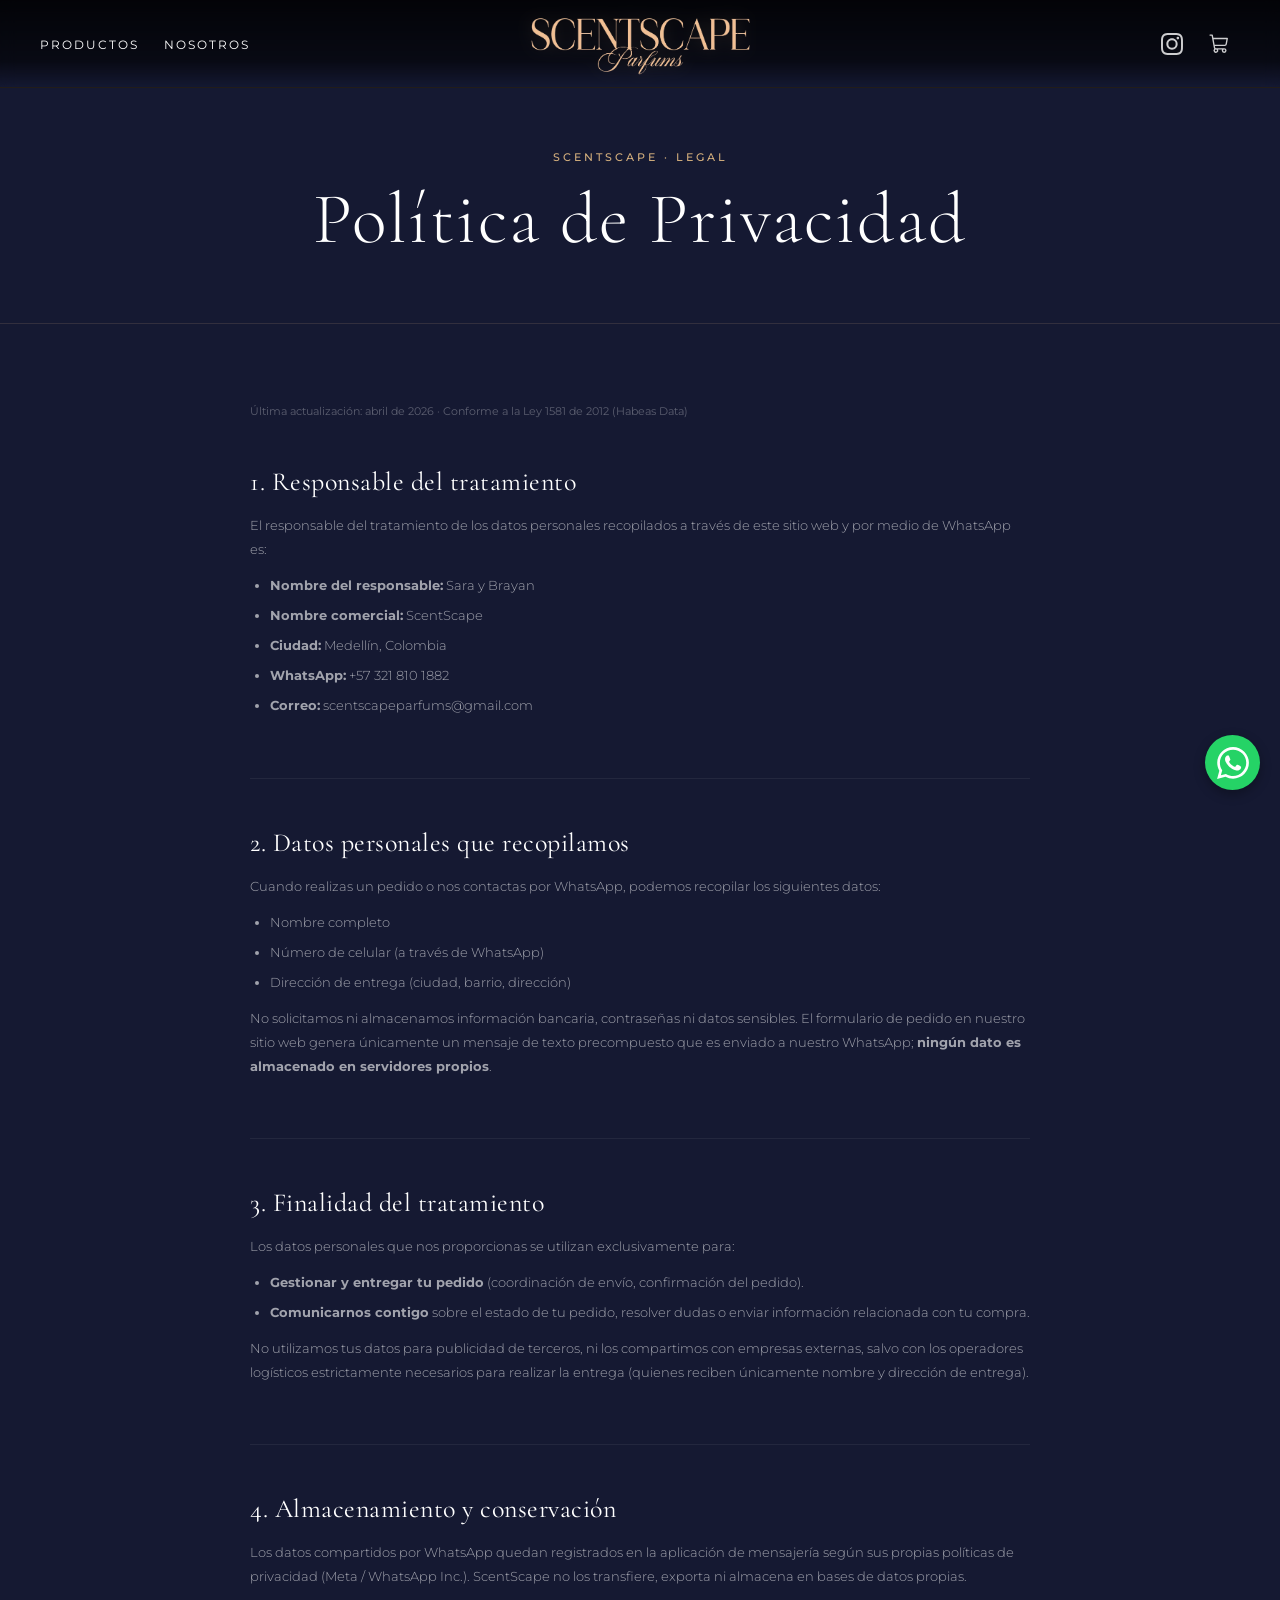
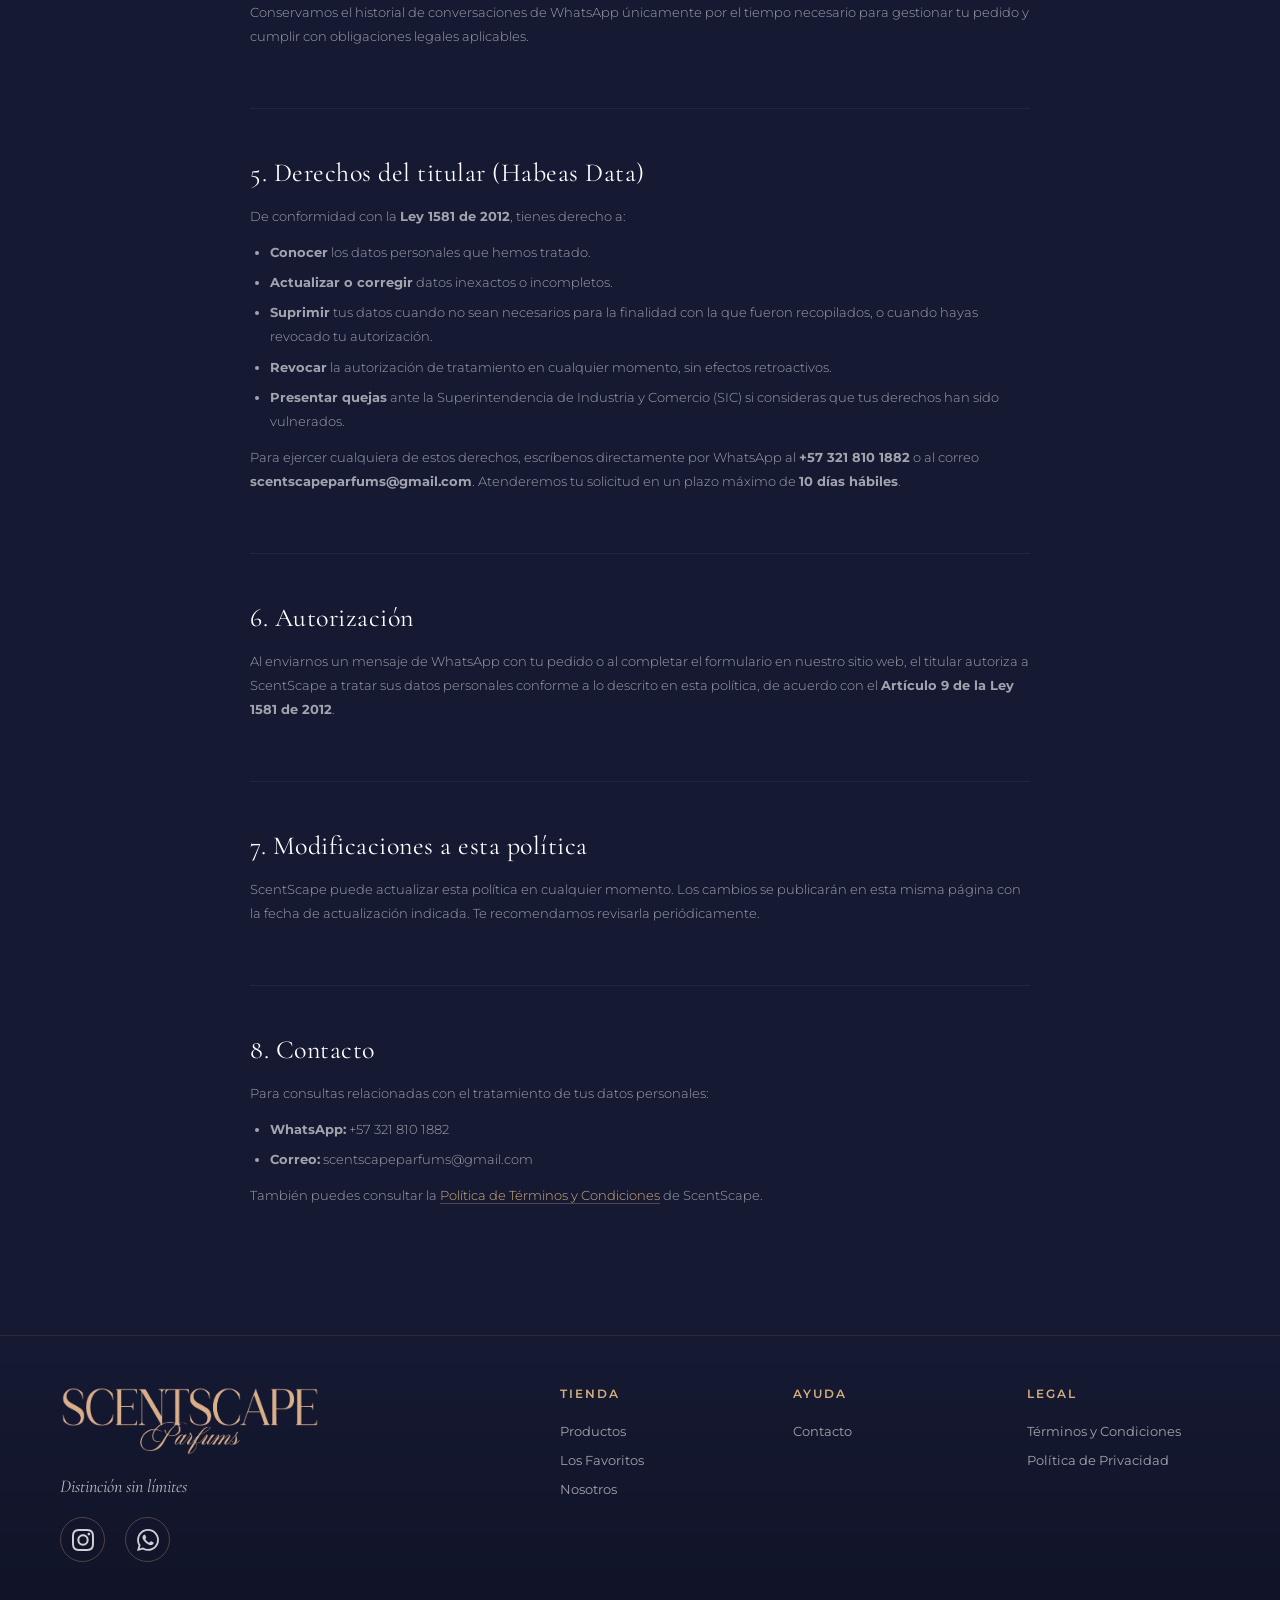
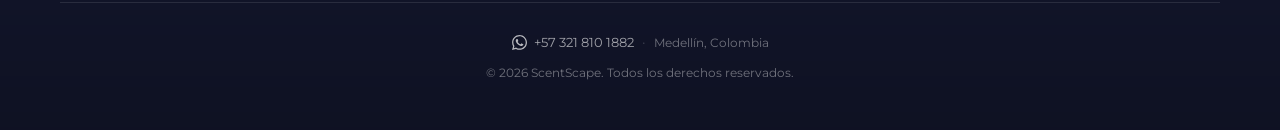
<file: privacidad.html>
<!DOCTYPE html>
<html lang="es">
<head>
    <meta charset="UTF-8">
    <meta name="viewport" content="width=device-width, initial-scale=1.0">
    <title>Política de Privacidad — ScentScape | Medellín, Colombia</title>
    <meta name="description" content="Política de tratamiento de datos personales de ScentScape, conforme a la Ley 1581 de 2012 (Habeas Data). Tus datos son usados únicamente para gestionar tu pedido.">
    <meta property="og:type" content="website">
    <meta property="og:locale" content="es_CO">

    <meta property="og:image" content="https://elixirsb.netlify.app/assets/img/og-banner.png">
    <meta property="og:url" content="https://elixirsb.netlify.app/privacidad.html">

    <link rel="icon" type="image/png" href="./assets/img/scentscape-favicon.png">
    <link rel="apple-touch-icon" href="./assets/img/scentscape-favicon.png">
    <link rel="canonical" href="https://elixirsb.netlify.app/privacidad.html">

    <link rel="preconnect" href="https://fonts.googleapis.com">
    <link rel="preconnect" href="https://fonts.gstatic.com" crossorigin>
    <link href="https://fonts.googleapis.com/css2?family=Cormorant+Garamond:ital,wght@0,300;0,400;0,500;0,600;1,300;1,400&family=Montserrat:wght@300;400;500&display=swap" rel="stylesheet">

    <link rel="stylesheet" href="styles/base.css">
    <link rel="stylesheet" href="styles/nav.css">
    <link rel="stylesheet" href="styles/cart.css">
    <link rel="stylesheet" href="styles/page.css">
    <link rel="stylesheet" href="styles/footer.css">
    <link rel="stylesheet" href="styles/animations.css">
    <link rel="stylesheet" href="styles/checkout-modal.css">
    <link rel="stylesheet" href="styles/discount-widget.css">

    <script src="script.js" defer></script>
    <script src="scripts/discount-config.js" defer></script>
    <script src="scripts/discount-widget.js" defer></script>
    <script src="scripts/templates.js" defer></script>
    <script src="scripts/cart.js" defer></script>
    <script defer src="https://cloud.umami.is/script.js" data-website-id="e9f375b0-77a5-4c1d-b8e2-d203af7a43c0"></script>

</head>
<body>

    <header>
        <nav>
            <div class="nav-inner">
                <div class="nav-left">
                    <ul>
                        <li><a href="productos.html">Productos</a></li>
                        <li><a href="nosotros.html">Nosotros</a></li>
                    </ul>
                </div>

                <div class="mobile-left">
                    <button class="mobile-menu-toggle" id="menuButton" aria-label="Menú">
                        <span></span>
                        <span></span>
                        <span></span>
                    </button>
                </div>

                <div class="nav-center">
                    <a href="index.html" aria-label="Ir al inicio">
                        <img src="./assets/img/scentscape-logo.png" alt="ScentScape Logo" class="nav-logo">
                    </a>
                </div>

                <div class="nav-right">
                    <ul>
                        <li>
                            <a href="https://www.instagram.com/elixirsb__/" target="_blank" rel="noopener noreferrer" aria-label="Instagram">
                                <img src="./assets/img/instagram_white.svg" class="nav-icon social-icon" alt="Instagram">
                            </a>
                        </li>
                        <li>
                            <button class="nav-icon-button" id="cartButton" aria-label="Carrito">
                                <img src="./assets/img/shopping-car.svg" class="nav-icon basket-icon" alt="Carrito">
                                <span class="cart-count">0</span>
                            </button>
                        </li>
                    </ul>
                </div>

                <div class="mobile-right">
                    <a href="https://www.instagram.com/elixirsb__/" target="_blank" rel="noopener noreferrer" class="nav-icon-button" aria-label="Instagram">
                        <img src="./assets/img/instagram_white.svg" class="nav-icon" alt="Instagram">
                    </a>
                </div>
            </div>
        </nav>

        <div class="mobile-menu" id="mobileMenu">
            <div class="mobile-menu-header">
                <img src="./assets/img/scentscape-logo.png" alt="ScentScape" class="mobile-logo">
                <button class="mobile-close" id="menuClose" aria-label="Cerrar menú">&times;</button>
            </div>
            <ul>
                <li><a href="productos.html">Productos</a></li>
                <li><a href="nosotros.html">Nosotros</a></li>
                <li><a href="contacto.html">Contacto</a></li>
                <li><a href="formulario.html">Test Olfativo</a></li>
            </ul>
            <div class="mobile-social">
                <a href="https://www.instagram.com/elixirsb__/" target="_blank" rel="noopener noreferrer" aria-label="Instagram"><img src="./assets/img/instagram_white.svg" alt="Instagram"></a>
                <a href="#" onclick="openWhatsAppContact(); return false;" aria-label="WhatsApp"><img src="./assets/img/whatsapp_white.svg" alt="WhatsApp"></a>
            </div>
        </div>
        <div class="mobile-overlay" id="mobileOverlay"></div>
    </header>

    <main>

        <section class="page-hero">
            <p class="page-hero-eyebrow">ScentScape · Legal</p>
            <h1 class="page-hero-title">Política de Privacidad</h1>
        </section>

        <div class="page-content">

            <p class="legal-date">Última actualización: abril de 2026 · Conforme a la Ley 1581 de 2012 (Habeas Data)</p>

            <div class="legal-section">
                <h2>1. Responsable del tratamiento</h2>
                <p>El responsable del tratamiento de los datos personales recopilados a través de este sitio web y por medio de WhatsApp es:</p>
                <ul>
                    <li><strong>Nombre del responsable:</strong> Sara y Brayan</li>
                    <li><strong>Nombre comercial:</strong> ScentScape</li>
                    <li><strong>Ciudad:</strong> Medellín, Colombia</li>
                    <li><strong>WhatsApp:</strong> +57 321 810 1882</li>
                    <li><strong>Correo:</strong> scentscapeparfums@gmail.com</li>
                </ul>
            </div>

            <div class="legal-section">
                <h2>2. Datos personales que recopilamos</h2>
                <p>Cuando realizas un pedido o nos contactas por WhatsApp, podemos recopilar los siguientes datos:</p>
                <ul>
                    <li>Nombre completo</li>
                    <li>Número de celular (a través de WhatsApp)</li>
                    <li>Dirección de entrega (ciudad, barrio, dirección)</li>
                </ul>
                <p>No solicitamos ni almacenamos información bancaria, contraseñas ni datos sensibles. El formulario de pedido en nuestro sitio web genera únicamente un mensaje de texto precompuesto que es enviado a nuestro WhatsApp; <strong>ningún dato es almacenado en servidores propios</strong>.</p>
            </div>

            <div class="legal-section">
                <h2>3. Finalidad del tratamiento</h2>
                <p>Los datos personales que nos proporcionas se utilizan exclusivamente para:</p>
                <ul>
                    <li><strong>Gestionar y entregar tu pedido</strong> (coordinación de envío, confirmación del pedido).</li>
                    <li><strong>Comunicarnos contigo</strong> sobre el estado de tu pedido, resolver dudas o enviar información relacionada con tu compra.</li>
                </ul>
                <p>No utilizamos tus datos para publicidad de terceros, ni los compartimos con empresas externas, salvo con los operadores logísticos estrictamente necesarios para realizar la entrega (quienes reciben únicamente nombre y dirección de entrega).</p>
            </div>

            <div class="legal-section">
                <h2>4. Almacenamiento y conservación</h2>
                <p>Los datos compartidos por WhatsApp quedan registrados en la aplicación de mensajería según sus propias políticas de privacidad (Meta / WhatsApp Inc.). ScentScape no los transfiere, exporta ni almacena en bases de datos propias.</p>
                <p>Conservamos el historial de conversaciones de WhatsApp únicamente por el tiempo necesario para gestionar tu pedido y cumplir con obligaciones legales aplicables.</p>
            </div>

            <div class="legal-section">
                <h2>5. Derechos del titular (Habeas Data)</h2>
                <p>De conformidad con la <strong>Ley 1581 de 2012</strong>, tienes derecho a:</p>
                <ul>
                    <li><strong>Conocer</strong> los datos personales que hemos tratado.</li>
                    <li><strong>Actualizar o corregir</strong> datos inexactos o incompletos.</li>
                    <li><strong>Suprimir</strong> tus datos cuando no sean necesarios para la finalidad con la que fueron recopilados, o cuando hayas revocado tu autorización.</li>
                    <li><strong>Revocar</strong> la autorización de tratamiento en cualquier momento, sin efectos retroactivos.</li>
                    <li><strong>Presentar quejas</strong> ante la Superintendencia de Industria y Comercio (SIC) si consideras que tus derechos han sido vulnerados.</li>
                </ul>
                <p>Para ejercer cualquiera de estos derechos, escríbenos directamente por WhatsApp al <strong>+57 321 810 1882</strong> o al correo <strong>scentscapeparfums@gmail.com</strong>. Atenderemos tu solicitud en un plazo máximo de <strong>10 días hábiles</strong>.</p>
            </div>

            <div class="legal-section">
                <h2>6. Autorización</h2>
                <p>Al enviarnos un mensaje de WhatsApp con tu pedido o al completar el formulario en nuestro sitio web, el titular autoriza a ScentScape a tratar sus datos personales conforme a lo descrito en esta política, de acuerdo con el <strong>Artículo 9 de la Ley 1581 de 2012</strong>.</p>
            </div>

            <div class="legal-section">
                <h2>7. Modificaciones a esta política</h2>
                <p>ScentScape puede actualizar esta política en cualquier momento. Los cambios se publicarán en esta misma página con la fecha de actualización indicada. Te recomendamos revisarla periódicamente.</p>
            </div>

            <div class="legal-section">
                <h2>8. Contacto</h2>
                <p>Para consultas relacionadas con el tratamiento de tus datos personales:</p>
                <ul>
                    <li><strong>WhatsApp:</strong> +57 321 810 1882</li>
                    <li><strong>Correo:</strong> scentscapeparfums@gmail.com</li>
                </ul>
                <p>También puedes consultar la <a href="terminos.html">Política de Términos y Condiciones</a> de ScentScape.</p>
            </div>

        </div>

    </main>

    <div class="cart-panel" id="cartPanel">
        <div class="cart-panel-header">
            <h2>Tu Carrito</h2>
            <button class="cart-panel-close" id="cartPanelClose" onclick="closeBasket()">&times;</button>
        </div>
        <div class="cart-panel-content" id="cartPanelContent">
            <div class="cart-empty">
                <img src="./assets/img/shopping-car.svg" alt="Carrito vacío">
                <p>Tu carrito está vacío</p>
                <a href="productos.html" class="cart-empty-link">Ver productos</a>
            </div>
        </div>
        <div class="cart-panel-footer">
            <div class="cart-shipping">
                <div class="cart-shipping-track">
                    <div class="cart-shipping-fill" id="cartShippingProgress"></div>
                </div>
                <p class="cart-shipping-text" id="cartShippingText">Envío gratis desde $500.000 COP</p>
            </div>
            <div class="cart-code-row">
                <input type="text" id="cartCodigo" placeholder="Código de descuento" autocomplete="off">
                <button type="button" class="cart-code-apply" id="cartCodeApplyBtn">Aplicar</button>
            </div>
            <p class="cart-code-feedback" id="cartCodeFeedback"></p>
            <div class="cart-price-row">
                <span>Subtotal</span>
                <span id="cartSubtotal">$0 COP</span>
            </div>
            <div class="cart-price-row cart-discount-row" id="cartDiscountRow" style="display:none">
                <span>Descuento ✨</span>
                <span id="cartDiscount" class="cart-discount-val">−$0 COP</span>
            </div>
            <div class="cart-price-row cart-discount-row" id="cartCodeDiscountRow" style="display:none">
                <span id="cartCodeDiscountLabel">Código</span>
                <span id="cartCodeDiscount" class="cart-discount-val">−$0 COP</span>
            </div>
            <div class="cart-price-row cart-total-row">
                <span>Total</span>
                <span class="cart-panel-total" id="cartFinalTotal">$0 COP</span>
            </div>
            <button class="cart-panel-checkout" id="cartCheckoutBtn" disabled>Finalizar Compra</button>
            <p class="cart-panel-note">Serán redirigidos automáticamente a WhatsApp</p>
        </div>
    </div>
    <div class="cart-overlay" id="cartOverlay"></div>

    <div class="cart-bar" id="cartBar">
        <div class="cart-bar-info">
            <div class="cart-bar-icon">
                <img src="./assets/img/shopping-car.svg" alt="Carrito">
                <span class="cart-bar-count" id="cartBarCount">0</span>
            </div>
            <div class="cart-bar-details">
                <span class="cart-bar-items"><span id="cartItemsText">0 artículos</span></span>
                <span class="cart-bar-total">$<span id="cartTotal">0</span> COP</span>
            </div>
        </div>
        <button class="cart-bar-button" id="cartBarButton">
            Ver Carrito
        </button>
    </div>

    <footer class="site-footer">
        <div class="footer-content">
            <div class="footer-brand">
                <img src="./assets/img/scentscape-logo.png" alt="ScentScape" class="footer-logo">
                <p class="footer-tagline">Distinción sin límites</p>
                <div class="footer-social">
                    <a href="https://www.instagram.com/elixirsb__/" target="_blank" rel="noopener noreferrer" aria-label="Instagram">
                        <img src="./assets/img/instagram_white.svg" alt="Instagram">
                    </a>
                    <a href="#" onclick="openWhatsAppContact(); return false;" aria-label="WhatsApp">
                        <img src="./assets/img/whatsapp_white.svg" alt="WhatsApp">
                    </a>
                </div>
            </div>
            <div class="footer-links">
                <div class="footer-column">
                    <h4>Tienda</h4>
                    <ul>
                        <li><a href="productos.html">Productos</a></li>
                        <li><a href="index.html#searchSection">Los Favoritos</a></li>
                        <li><a href="nosotros.html">Nosotros</a></li>
                    </ul>
                </div>
                <div class="footer-column">
                    <h4>Ayuda</h4>
                    <ul>
                        <li><a href="contacto.html">Contacto</a></li>
                    </ul>
                </div>
                <div class="footer-column">
                    <h4>Legal</h4>
                    <ul>
                        <li><a href="terminos.html">Términos y Condiciones</a></li>
                        <li><a href="privacidad.html">Política de Privacidad</a></li>
                    </ul>
                </div>
            </div>
        </div>
        <div class="footer-bottom">
            <div class="footer-contact">
                <a href="#" onclick="openWhatsAppContact(); return false;" class="footer-contact-link">
                    <img src="./assets/img/whatsapp_white.svg" alt="" class="footer-contact-icon">
                    <span>+57 321 810 1882</span>
                </a>
                <span class="footer-contact-sep">·</span>
                <span class="footer-contact-location">Medellín, Colombia</span>
            </div>
            <p class="footer-copyright">© 2026 ScentScape. Todos los derechos reservados.</p>
        </div>
    </footer>

    <div class="whatsapp-float">
        <a href="#" onclick="openWhatsAppContact(); return false;" aria-label="Contactar por WhatsApp">
            <img src="./assets/img/whatsapp_white.svg" alt="WhatsApp">
        </a>
    </div>

    <div class="checkout-modal" id="checkoutModal">
        <div class="checkout-modal-overlay" id="checkoutModalOverlay"></div>
        <div class="checkout-modal-card">
            <button class="checkout-modal-close" id="checkoutModalClose" aria-label="Cerrar">&times;</button>
            <div class="checkout-modal-header">
                <p class="checkout-modal-eyebrow">ScentScape · Pedido</p>
                <h2 class="checkout-modal-title">Finalizar pedido</h2>
                <p class="checkout-modal-subtitle">Un paso más y tu fragancia estará en camino ✨</p>
            </div>
            <div class="checkout-notice">
                <p>🔒 Tus datos solo se usan para generar el mensaje de WhatsApp y <strong>no se almacenan</strong>.</p>
            </div>
            <form class="checkout-form" id="checkoutForm" novalidate>
                <div class="checkout-field">
                    <label for="checkoutName">Nombre completo</label>
                    <input type="text" id="checkoutName" name="name"
                           placeholder="Ej. María García" autocomplete="name">
                </div>
                <div class="checkout-field">
                    <label for="checkoutCelular">Celular</label>
                    <input type="tel" id="checkoutCelular" name="celular"
                           placeholder="Ej. 300 123 4567" autocomplete="tel">
                </div>
                <div class="checkout-field">
                    <label for="checkoutCiudad">Ciudad</label>
                    <input type="text" id="checkoutCiudad" name="ciudad"
                           placeholder="Ej. Medellín" autocomplete="address-level2">
                </div>
                <div class="checkout-field">
                    <label for="checkoutBarrio">Barrio / Sector</label>
                    <input type="text" id="checkoutBarrio" name="barrio"
                           placeholder="Ej. El Poblado, Laureles, Envigado...">
                </div>
                <div class="checkout-field">
                    <label for="checkoutDireccion">Dirección</label>
                    <input type="text" id="checkoutDireccion" name="direccion"
                           placeholder="Ej. Calle 10 # 43-25" autocomplete="street-address">
                </div>
                <div class="checkout-field">
                    <label for="checkoutReferencia">Lugar de referencia <span class="checkout-optional">(opcional)</span></label>
                    <input type="text" id="checkoutReferencia" name="referencia"
                           placeholder="Ej. Frente al parque, edificio azul...">
                </div>
                <p class="checkout-error" id="checkoutError"></p>
                <button type="submit" class="checkout-submit-btn">
                    <img src="./assets/img/whatsapp_white.svg" alt="">
                    Enviar pedido por WhatsApp
                </button>
            </form>
        </div>
    </div>

</body>
</html>
</file>
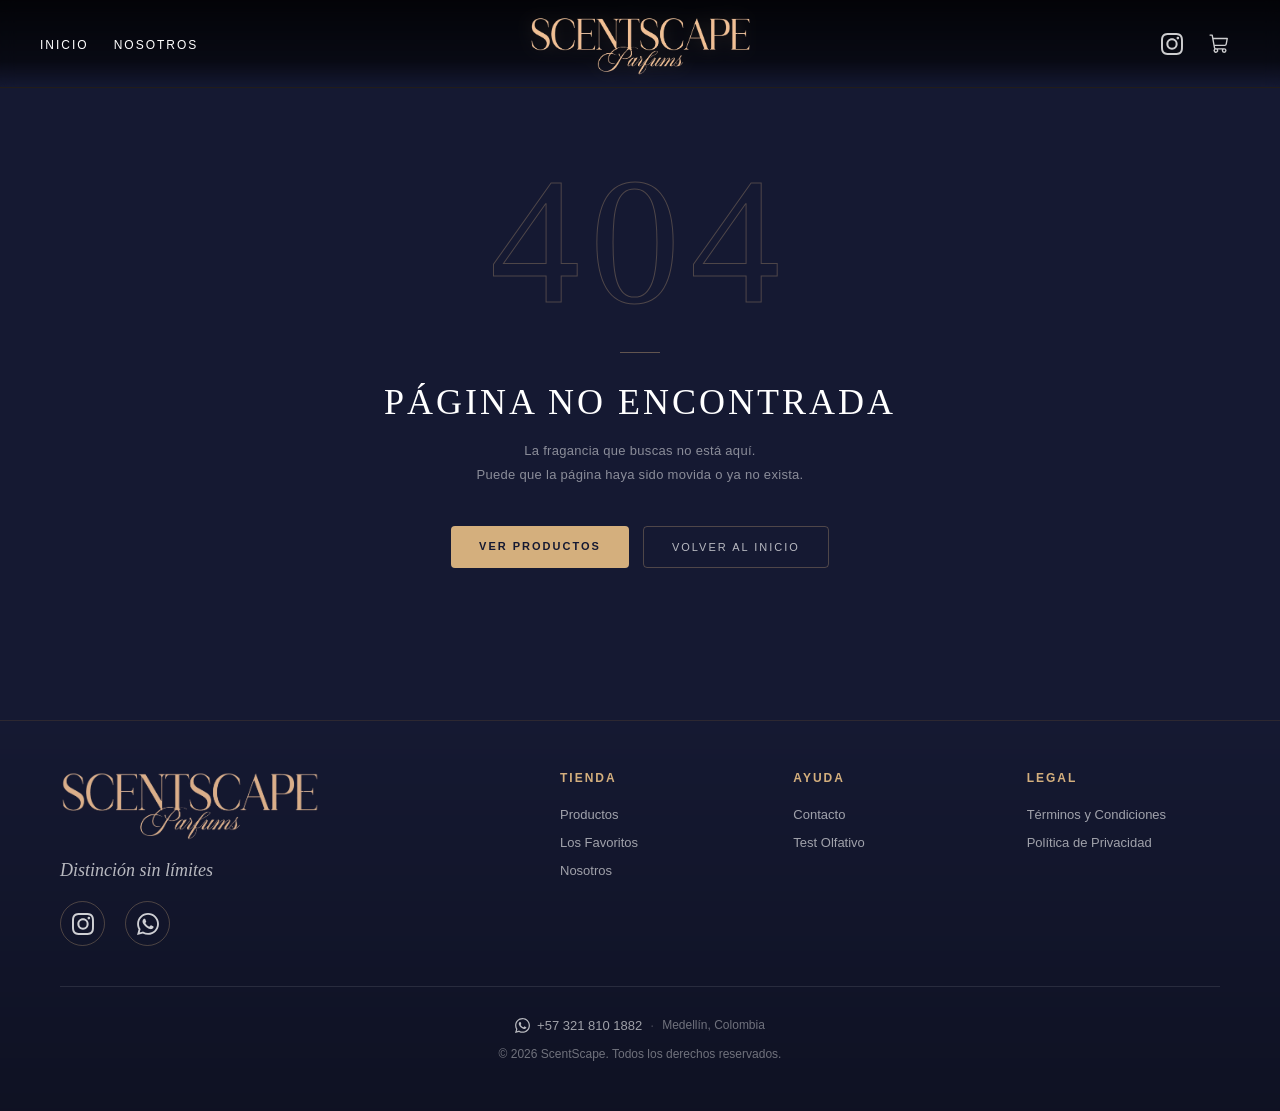
<file: producto.html>
<!DOCTYPE html>
<html lang="es">
<head>
    <meta charset="UTF-8">
    <meta name="viewport" content="width=device-width, initial-scale=1.0">
    <title>ScentScape | Medellín, Colombia</title>
    <meta name="description" content="Rose Noir — Fragancia oscura y seductora inspirada en Tom Ford Black Orchid. Notas de bergamota, rosa negra y patchouli. Desde $65.000 COP.">
    <meta property="og:title" content="Rose Noir — ScentScape">
    <meta property="og:description" content="Fragancia inspirada en Tom Ford Black Orchid. Disponible en 30ml, 50ml y 100ml.">
    <meta property="og:type" content="product">
    <meta property="og:locale" content="es_CO">
    <meta property="og:image" content="https://elixirsb.netlify.app/assets/img/og-banner.png">
    <meta property="og:image:width" content="1200">
    <meta property="og:image:height" content="630">
    <meta property="og:url" content="https://elixirsb.netlify.app/producto.html">

    <link rel="icon" type="image/png" href="./assets/img/scentscape-favicon.png">
    <link rel="apple-touch-icon" href="./assets/img/scentscape-favicon.png">
    <link rel="canonical" href="https://elixirsb.netlify.app/producto.html">

    <link rel="preconnect" href="https://fonts.googleapis.com">
    <link rel="preconnect" href="https://fonts.gstatic.com" crossorigin>
    <link href="https://fonts.googleapis.com/css2?family=Cormorant+Garamond:ital,wght@0,300;0,400;0,500;0,600;0,700;1,300;1,400&family=Montserrat:wght@300;400;500&display=swap" rel="stylesheet">

    <link rel="stylesheet" href="styles/base.css">
    <link rel="stylesheet" href="styles/nav.css">
    <link rel="stylesheet" href="styles/cart.css">
    <link rel="stylesheet" href="styles/product-card.css">
    <link rel="stylesheet" href="styles/producto.css">
    <link rel="stylesheet" href="styles/footer.css">
    <link rel="stylesheet" href="styles/animations.css">
    <link rel="stylesheet" href="styles/checkout-modal.css">
    <link rel="stylesheet" href="styles/discount-widget.css">

    <script src="script.js" defer></script>
    <script src="scripts/discount-config.js" defer></script>
    <script src="scripts/discount-widget.js" defer></script>
    <script src="scripts/templates.js" defer></script>
    <script src="scripts/cart.js" defer></script>
    <script src="scripts/producto.js" defer></script>
    <script defer src="https://cloud.umami.is/script.js" data-website-id="e9f375b0-77a5-4c1d-b8e2-d203af7a43c0"></script>
</head>
<body>
    <header>
        <nav>
            <div class="nav-inner">
                <div class="nav-left">
                    <ul>
                        <li><a href="index.html">Inicio</a></li>
                        <li><a href="nosotros.html">Nosotros</a></li>
                        <li><a href="contacto.html">Contacto</a></li>
                    </ul>
                </div>

                <div class="mobile-left">
                    <button class="mobile-menu-toggle" id="menuButton" aria-label="Menú">
                        <span></span>
                        <span></span>
                        <span></span>
                    </button>
                </div>

                <div class="nav-center">
                    <a href="index.html">
                        <img src="./assets/img/scentscape-logo.png" alt="ScentScape Logo" class="nav-logo">
                    </a>
                </div>

                <div class="nav-right">
                    <ul>
                        <li>
                            <a href="https://www.instagram.com/elixirsb__/" target="_blank" rel="noopener noreferrer" aria-label="Instagram">
                                <img src="./assets/img/instagram_white.svg" class="nav-icon social-icon" alt="Instagram">
                            </a>
                        </li>
                        <li>
                            <button class="nav-icon-button elixir-wish-btn" id="wishlistBtn" aria-label="Favoritos">
                                <svg width="20" height="20" viewBox="0 0 24 24" fill="none" stroke="currentColor" stroke-width="1.3" stroke-linecap="round">
                                    <path d="M20.84 4.61a5.5 5.5 0 0 0-7.78 0L12 5.67l-1.06-1.06a5.5 5.5 0 0 0-7.78 7.78l1.06 1.06L12 21.23l7.78-7.78 1.06-1.06a5.5 5.5 0 0 0 0-7.78z"/>
                                </svg>
                                <span class="elixir-wish-nav-badge hidden" id="elixirWishBadge"></span>
                            </button>
                        </li>
                        <li>
                            <button class="nav-icon-button" id="cartButton" aria-label="Carrito">
                                <img src="./assets/img/shopping-car.svg" class="nav-icon basket-icon" alt="Carrito">
                                <span class="cart-count">0</span>
                            </button>
                        </li>
                    </ul>
                </div>

                <div class="mobile-right">
                    <button class="nav-icon-button elixir-wish-btn" id="wishlistBtnMobile" aria-label="Favoritos">
                        <svg width="22" height="22" viewBox="0 0 24 24" fill="none" stroke="currentColor" stroke-width="1.3" stroke-linecap="round">
                            <path d="M20.84 4.61a5.5 5.5 0 0 0-7.78 0L12 5.67l-1.06-1.06a5.5 5.5 0 0 0-7.78 7.78l1.06 1.06L12 21.23l7.78-7.78 1.06-1.06a5.5 5.5 0 0 0 0-7.78z"/>
                        </svg>
                        <span class="elixir-wish-nav-badge hidden" id="elixirWishBadgeMobile"></span>
                    </button>
                    <button class="nav-icon-button" id="cartButtonMobile" aria-label="Carrito">
                        <img src="./assets/img/shopping-car.svg" class="nav-icon basket-icon" alt="Carrito">
                        <span class="cart-count" id="cartCountMobile">0</span>
                    </button>
                </div>
            </div>
        </nav>

        <div class="mobile-menu" id="mobileMenu">
            <div class="mobile-menu-header">
                <img src="./assets/img/scentscape-logo.png" alt="ScentScape" class="mobile-logo">
                <button class="mobile-close" id="menuClose" aria-label="Cerrar menú">&times;</button>
            </div>
            <ul>
                <li><a href="index.html">Inicio</a></li>
                <li><a href="productos.html">Productos</a></li>
                <li><a href="index.html#nosotros">Nosotros</a></li>
                <li><a href="index.html#contacto">Contacto</a></li>
                <li><a href="formulario.html">Test Olfativo</a></li>
            </ul>
            <div class="mobile-social">
                <a href="https://www.instagram.com/elixirsb__/" target="_blank" rel="noopener noreferrer" aria-label="Instagram">
                    <img src="./assets/img/instagram_white.svg" alt="Instagram">
                </a>
                <a href="#" onclick="openWhatsAppContact(); return false;" aria-label="WhatsApp">
                    <img src="./assets/img/whatsapp_white.svg" alt="WhatsApp">
                </a>
            </div>
        </div>
        <div class="mobile-overlay" id="mobileOverlay"></div>
    </header>

    <main>

        <!-- Breadcrumb -->
        <div class="pd-breadcrumb">
            <div class="pd-breadcrumb-inner">
                <a href="productos.html" class="pd-breadcrumb-back">
                    <svg width="13" height="13" viewBox="0 0 24 24" fill="none" stroke="currentColor" stroke-width="2.5" stroke-linecap="round" stroke-linejoin="round">
                        <polyline points="15 18 9 12 15 6"/>
                    </svg>
                    Productos
                </a>
                <span class="pd-breadcrumb-sep">/</span>
                <span class="pd-breadcrumb-current">Rose Noir</span>
            </div>
        </div>

        <!-- Product Section -->
        <section class="pd-section">
            <div class="pd-layout">

                <!-- Gallery -->
                <div class="pd-gallery">
                    <div class="pd-image-wrap">
                        <img src="./assets/img/scentscape-logo.png" loading="lazy" alt="Rose Noir" class="pd-image">
                    </div>
                </div>

                <!-- Info -->
                <div class="pd-info">
                    <p class="pd-eyebrow">Perfume para Dama</p>
                    <h1 class="pd-title">Rose Noir</h1>
                    <p class="pd-inspiration"><em>Tom Ford Black Orchid</em></p>

                    <div class="pd-divider"></div>

                    <!-- Price + Quantity -->
                    <div class="pd-price-row">
                        <div class="pd-price-group">
                            <span class="pd-price-old" id="pdPriceOld">$80.000 COP</span>
                            <span class="pd-price-current" id="pdPrice">$65.000 COP</span>
                        </div>
                        <div class="pd-qty-control">
                            <button class="pd-qty-btn" id="pdQtyMinus" aria-label="Reducir cantidad">−</button>
                            <span class="pd-qty-value" id="pdQtyValue">1</span>
                            <button class="pd-qty-btn" id="pdQtyPlus" aria-label="Aumentar cantidad">+</button>
                        </div>
                    </div>

                    <!-- Size selector -->
                    <div class="pd-size-group">
                        <div class="pd-size-header">
                            <span class="pd-label">Tamaño</span>
                            <span class="pd-size-selected" id="pdSizeLabel">30 ml</span>
                        </div>
                        <div class="pd-sizes">
                            <button class="pd-size-btn active" data-size="30 ml" data-price="65000">30 ml</button>
                            <button class="pd-size-btn" data-size="50 ml" data-price="95000">50 ml</button>
                            <button class="pd-size-btn" data-size="100 ml" data-price="160000">100 ml</button>
                        </div>
                    </div>

                    <!-- CTAs -->
                    <div class="pd-ctas">
                        <button class="pd-btn-primary" id="pdAddCart">Añadir al Carrito</button>
                    </div>

                    <!-- Description -->
                    <div class="pd-acc-item open">
                        <button class="pd-acc-trigger" aria-expanded="true">
                            <span>Descripción</span>
                        </button>
                        <div class="pd-acc-body" id="pdDescription">
                            <p class="pd-desc-text pd-desc-clamped">Rose Noir es una fragancia oscura y seductora que evoca el misterio de la noche. Su apertura especiada con bergamota y cardamomo da paso a un corazón floral profundo, dominado por la rosa negra y la orquídea, antes de asentarse en una base cálida de maderas oscuras y patchouli. Una fragancia para quienes no temen destacar.</p>
                            <button type="button" class="pd-desc-toggle hidden" id="pdDescToggle" aria-expanded="false">Ver más</button>
                        </div>
                    </div>
                </div>

            </div>
        </section>

        <!-- Related Products -->
        <section class="pd-related">
            <div class="pd-related-inner">
                <div class="pd-related-header">
                    <h2 class="pd-related-title">También te puede gustar</h2>
                    <div class="pd-related-nav" id="pdRelatedNav">
                        <button class="pd-related-nav-btn" id="pdRelatedLeft" aria-label="Anterior">
                            <svg width="16" height="16" viewBox="0 0 24 24" fill="none" stroke="currentColor" stroke-width="2" stroke-linecap="round" stroke-linejoin="round"><polyline points="15 18 9 12 15 6"/></svg>
                        </button>
                        <button class="pd-related-nav-btn" id="pdRelatedRight" aria-label="Siguiente">
                            <svg width="16" height="16" viewBox="0 0 24 24" fill="none" stroke="currentColor" stroke-width="2" stroke-linecap="round" stroke-linejoin="round"><polyline points="9 18 15 12 9 6"/></svg>
                        </button>
                    </div>
                </div>
                <div class="pd-related-carousel" id="pdRelatedCarousel">
                    <!-- generiert von producto.js -->
                </div>
            </div>
        </section>

        <section class="perfil-cta anim-fade-up">
            <div class="perfil-cta-inner">
                <p class="perfil-cta-eyebrow">Test Olfativo · ScentScape</p>
                <h2 class="perfil-cta-title">¿No sabes qué perfume elegir?</h2>
                <p class="perfil-cta-text">Completa nuestro test de perfil olfativo y te recomendamos el perfume ideal para ti en minutos.</p>
                <a href="formulario.html" class="perfil-cta-btn">Descubre tu Aroma Ideal</a>
            </div>
        </section>

    </main>

    <!-- Cart Panel -->
    <div class="cart-panel" id="cartPanel">
        <div class="cart-panel-header">
            <h2>Tu Carrito</h2>
            <button class="cart-panel-close" id="cartPanelClose">&times;</button>
        </div>
        <div class="cart-panel-content" id="cartPanelContent">
            <div class="cart-empty">
                <img src="./assets/img/shopping-car.svg" alt="Carrito vacío">
                <p>Tu carrito está vacío</p>
                <a href="productos.html" class="cart-empty-link">Ver productos</a>
            </div>
        </div>
        <div class="cart-panel-footer">
            <div class="cart-shipping">
                <div class="cart-shipping-track">
                    <div class="cart-shipping-fill" id="cartShippingProgress"></div>
                </div>
                <p class="cart-shipping-text" id="cartShippingText">Envío gratis desde $500.000 COP</p>
            </div>
            <div class="cart-code-row">
                <input type="text" id="cartCodigo" placeholder="Código de descuento" autocomplete="off">
                <button type="button" class="cart-code-apply" id="cartCodeApplyBtn">Aplicar</button>
            </div>
            <p class="cart-code-feedback" id="cartCodeFeedback"></p>
            <div class="cart-price-row">
                <span>Subtotal</span>
                <span id="cartSubtotal">$0 COP</span>
            </div>
            <div class="cart-price-row cart-discount-row" id="cartDiscountRow" style="display:none">
                <span>Descuento ✨</span>
                <span id="cartDiscount" class="cart-discount-val">−$0 COP</span>
            </div>
            <div class="cart-price-row cart-discount-row" id="cartCodeDiscountRow" style="display:none">
                <span id="cartCodeDiscountLabel">Código</span>
                <span id="cartCodeDiscount" class="cart-discount-val">−$0 COP</span>
            </div>
            <div class="cart-price-row cart-total-row">
                <span>Total</span>
                <span class="cart-panel-total" id="cartFinalTotal">$0 COP</span>
            </div>
            <button class="cart-panel-checkout" id="cartCheckoutBtn" disabled>Finalizar Compra</button>
            <p class="cart-panel-note">Serán redirigidos automáticamente a WhatsApp</p>
        </div>
    </div>
    <div class="cart-overlay" id="cartOverlay"></div>

    <div class="cart-bar" id="cartBar">
        <div class="cart-bar-info">
            <div class="cart-bar-icon">
                <img src="./assets/img/shopping-car.svg" alt="Carrito">
                <span class="cart-bar-count" id="cartBarCount">0</span>
            </div>
            <div class="cart-bar-details">
                <span class="cart-bar-items"><span id="cartItemsText">0 artículos</span></span>
                <span class="cart-bar-total">$<span id="cartTotal">0</span> COP</span>
            </div>
        </div>
        <button class="cart-bar-button" id="cartBarButton">Ver Carrito</button>
    </div>

    <footer class="site-footer">
        <div class="footer-content">
            <div class="footer-brand">
                <img src="./assets/img/scentscape-logo.png" alt="ScentScape" class="footer-logo">
                <p class="footer-tagline">Distinción sin límites</p>
                <div class="footer-social">
                    <a href="https://www.instagram.com/elixirsb__/" target="_blank" rel="noopener noreferrer" aria-label="Instagram">
                        <img src="./assets/img/instagram_white.svg" alt="Instagram">
                    </a>
                    <a href="#" onclick="openWhatsAppContact(); return false;" aria-label="WhatsApp">
                        <img src="./assets/img/whatsapp_white.svg" alt="WhatsApp">
                    </a>
                </div>
            </div>
            <div class="footer-links">
                <div class="footer-column">
                    <h4>Tienda</h4>
                    <ul>
                        <li><a href="productos.html">Productos</a></li>
                        <li><a href="index.html#bestsellers">Los Favoritos</a></li>
                        <li><a href="nosotros.html">Nosotros</a></li>
                    </ul>
                </div>
                <div class="footer-column">
                    <h4>Ayuda</h4>
                    <ul>
                        <li><a href="contacto.html">Contacto</a></li>
                        <li><a href="formulario.html">Test Olfativo</a></li>
                    </ul>
                </div>
                <div class="footer-column">
                    <h4>Legal</h4>
                    <ul>
                        <li><a href="terminos.html">Términos y Condiciones</a></li>
                        <li><a href="privacidad.html">Política de Privacidad</a></li>
                    </ul>
                </div>
            </div>
        </div>
        <div class="footer-bottom">
            <div class="footer-contact">
                <a href="#" onclick="openWhatsAppContact(); return false;" class="footer-contact-link">
                    <img src="./assets/img/whatsapp_white.svg" alt="" class="footer-contact-icon">
                    <span>+57 321 810 1882</span>
                </a>
                <span class="footer-contact-sep">·</span>
                <span class="footer-contact-location">Medellín, Colombia</span>
            </div>
            <p class="footer-copyright">© 2026 ScentScape. Todos los derechos reservados.</p>
        </div>
    </footer>

    <div class="whatsapp-float">
        <a href="#" onclick="openWhatsAppContact(); return false;" aria-label="Contactar por WhatsApp">
            <img src="./assets/img/whatsapp_white.svg" alt="WhatsApp">
        </a>
    </div>

    <div class="checkout-modal" id="checkoutModal">
        <div class="checkout-modal-overlay" id="checkoutModalOverlay"></div>
        <div class="checkout-modal-card">
            <button class="checkout-modal-close" id="checkoutModalClose" aria-label="Cerrar">&times;</button>
            <div class="checkout-modal-header">
                <p class="checkout-modal-eyebrow">ScentScape · Pedido</p>
                <h2 class="checkout-modal-title">Finalizar pedido</h2>
                <p class="checkout-modal-subtitle">Un paso más y tu fragancia estará en camino ✨</p>
            </div>
            <div class="checkout-notice">
                <p>🔒 Tus datos solo se usan para generar el mensaje de WhatsApp y <strong>no se almacenan</strong>.</p>
            </div>
            <form class="checkout-form" id="checkoutForm" novalidate>
                <div class="checkout-field">
                    <label for="checkoutName">Nombre completo</label>
                    <input type="text" id="checkoutName" name="name"
                           placeholder="Ej. María García" autocomplete="name">
                </div>
                <div class="checkout-field">
                    <label for="checkoutCelular">Celular</label>
                    <input type="tel" id="checkoutCelular" name="celular"
                           placeholder="Ej. 300 123 4567" autocomplete="tel">
                </div>
                <div class="checkout-field">
                    <label for="checkoutCiudad">Ciudad</label>
                    <input type="text" id="checkoutCiudad" name="ciudad"
                           placeholder="Ej. Medellín" autocomplete="address-level2">
                </div>
                <div class="checkout-field">
                    <label for="checkoutBarrio">Barrio / Sector</label>
                    <input type="text" id="checkoutBarrio" name="barrio"
                           placeholder="Ej. El Poblado, Laureles, Envigado...">
                </div>
                <div class="checkout-field">
                    <label for="checkoutDireccion">Dirección</label>
                    <input type="text" id="checkoutDireccion" name="direccion"
                           placeholder="Ej. Calle 10 # 43-25" autocomplete="street-address">
                </div>
                <div class="checkout-field">
                    <label for="checkoutReferencia">Lugar de referencia <span class="checkout-optional">(opcional)</span></label>
                    <input type="text" id="checkoutReferencia" name="referencia"
                           placeholder="Ej. Frente al parque, edificio azul...">
                </div>
                <p class="checkout-error" id="checkoutError"></p>
                <button type="submit" class="checkout-submit-btn">
                    <img src="./assets/img/whatsapp_white.svg" alt="">
                    Enviar pedido por WhatsApp
                </button>
            </form>
        </div>
    </div>


</body>
</html>
</file>
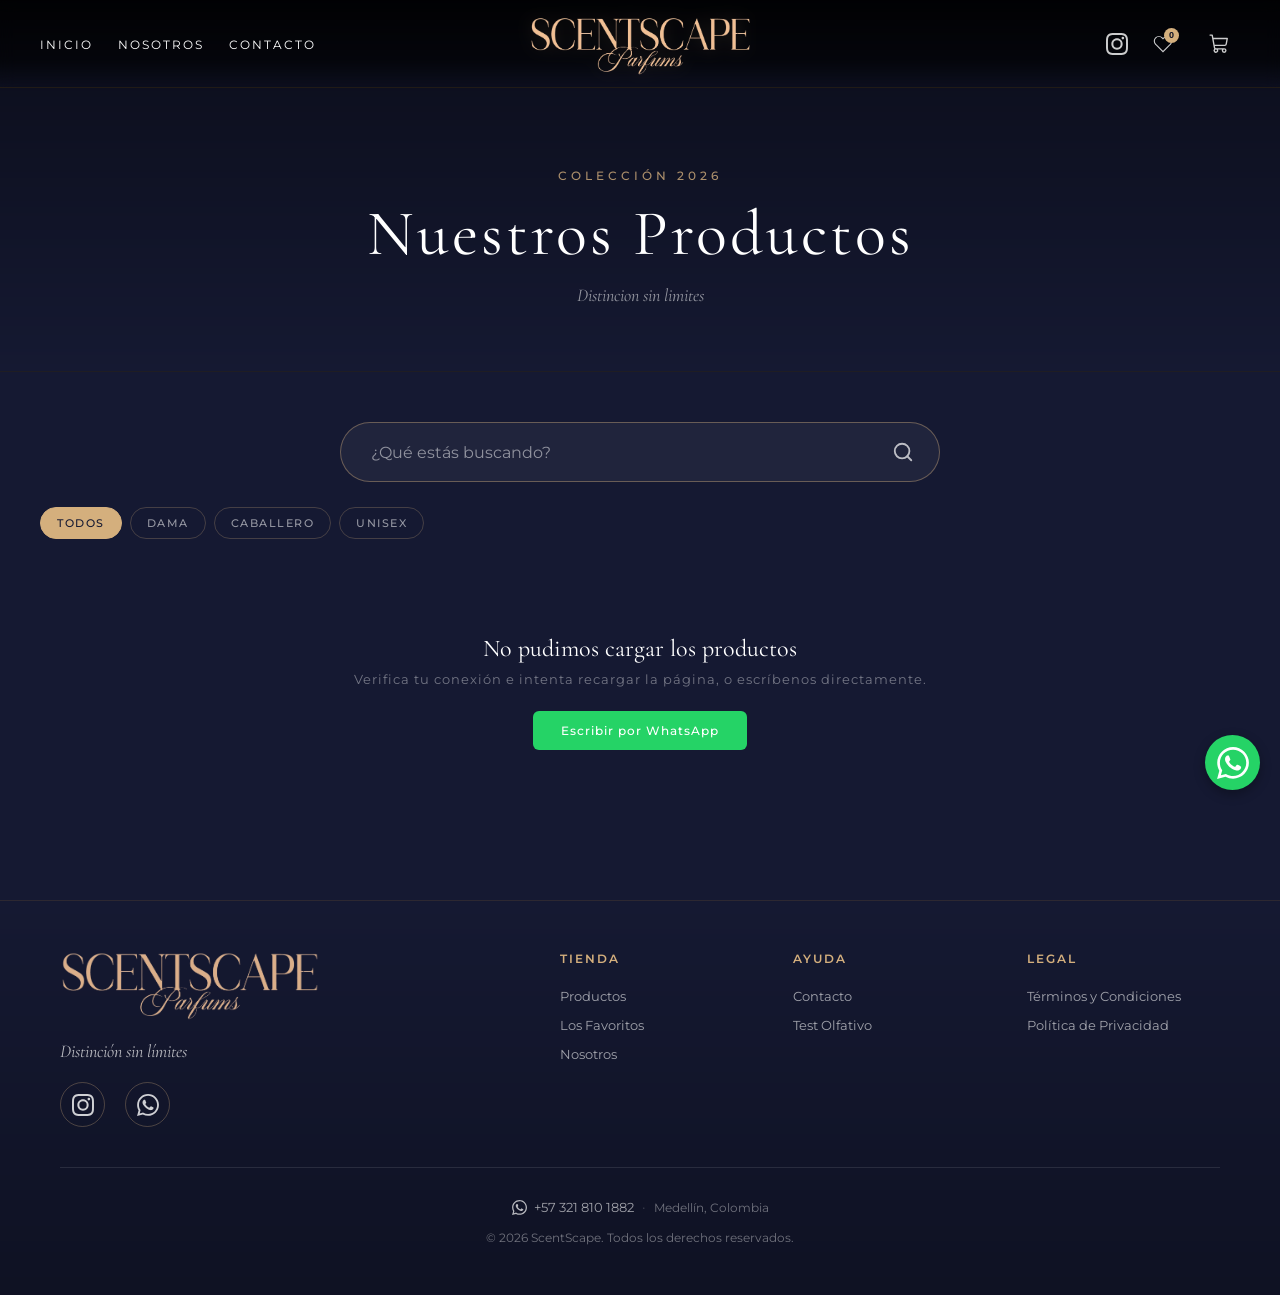
<file: productos.html>
<!DOCTYPE html>
<html lang="es">
<head>
    <meta charset="UTF-8">
    <meta name="viewport" content="width=device-width, initial-scale=1.0">
    <title>Productos — ScentScape | Medellín, Colombia</title>
    <meta name="description" content="Explora nuestra colección de perfumes inspirados en Tom Ford, Chanel, Dior y más. Fragancias de alta calidad a precios accesibles. Envíos a todo Colombia.">
    <meta property="og:title" content="Productos — ScentScape">
    <meta property="og:description" content="Colección de fragancias de lujo inspiradas en las mejores marcas. Para Ella, Para Él y Unisex.">
    <meta property="og:type" content="website">
    <meta property="og:locale" content="es_CO">
    <meta property="og:image" content="https://elixirsb.netlify.app/assets/img/og-banner.png">
    <meta property="og:image:width" content="1200">
    <meta property="og:image:height" content="630">
    <meta property="og:url" content="https://elixirsb.netlify.app/productos.html">

    <link rel="icon" type="image/png" href="./assets/img/scentscape-favicon.png">
    <link rel="apple-touch-icon" href="./assets/img/scentscape-favicon.png">
    <link rel="canonical" href="https://elixirsb.netlify.app/productos.html">

    <link rel="preconnect" href="https://fonts.googleapis.com">
    <link rel="preconnect" href="https://fonts.gstatic.com" crossorigin>
    <link href="https://fonts.googleapis.com/css2?family=Cormorant+Garamond:ital,wght@0,300;0,400;0,500;0,600;1,300;1,400&family=Montserrat:wght@300;400;500&display=swap" rel="stylesheet">

    <link rel="stylesheet" href="styles/base.css">
    <link rel="stylesheet" href="styles/nav.css">
    <link rel="stylesheet" href="styles/cart.css">
    <link rel="stylesheet" href="styles/product-card.css">
    <link rel="stylesheet" href="styles/search.css">
    <link rel="stylesheet" href="styles/productos.css">
    <link rel="stylesheet" href="styles/footer.css">
    <link rel="stylesheet" href="styles/animations.css">
    <link rel="stylesheet" href="styles/checkout-modal.css">
    <link rel="stylesheet" href="styles/discount-widget.css">

    <script src="script.js" defer></script>
    <script src="scripts/discount-config.js" defer></script>
    <script src="scripts/discount-widget.js" defer></script>
    <script src="scripts/templates.js" defer></script>
    <script src="scripts/cart.js" defer></script>
    <script src="scripts/scroll.js" defer></script>
    <script src="scripts/products.js" defer></script>
    <script defer src="https://cloud.umami.is/script.js" data-website-id="e9f375b0-77a5-4c1d-b8e2-d203af7a43c0"></script>

</head>
<body>
    <header>
        <nav>
            <div class="nav-inner">
                <div class="nav-left">
                    <ul>
                        <li><a href="index.html">Inicio</a></li>
                        <li><a href="nosotros.html">Nosotros</a></li>
                        <li><a href="contacto.html">Contacto</a></li>
                    </ul>
                </div>

                <div class="mobile-left">
                    <button class="mobile-menu-toggle" id="menuButton" aria-label="Menú">
                        <span></span>
                        <span></span>
                        <span></span>
                    </button>
                </div>

                <div class="nav-center">
                    <a href="index.html">
                        <img src="./assets/img/scentscape-logo.png" alt="ScentScape Logo" class="nav-logo">
                    </a>
                </div>

                <div class="nav-right">
                    <ul>
                        <li>
                            <a href="https://www.instagram.com/elixirsb__/" target="_blank" rel="noopener noreferrer" aria-label="Instagram">
                                <img src="./assets/img/instagram_white.svg" class="nav-icon social-icon" alt="Instagram">
                            </a>
                        </li>
                        <li>
                            <button class="nav-icon-button elixir-wish-btn" id="wishlistBtn" aria-label="Favoritos">
                                <svg width="20" height="20" viewBox="0 0 24 24" fill="none" stroke="currentColor" stroke-width="1.3" stroke-linecap="round">
                                    <path d="M20.84 4.61a5.5 5.5 0 0 0-7.78 0L12 5.67l-1.06-1.06a5.5 5.5 0 0 0-7.78 7.78l1.06 1.06L12 21.23l7.78-7.78 1.06-1.06a5.5 5.5 0 0 0 0-7.78z"/>
                                </svg>
                                <span class="elixir-wish-nav-badge hidden" id="elixirWishBadge"></span>
                            </button>
                        </li>
                        <li>
                            <button class="nav-icon-button" id="cartButton" aria-label="Carrito">
                                <img src="./assets/img/shopping-car.svg" class="nav-icon basket-icon" alt="Carrito">
                                <span class="cart-count">0</span>
                            </button>
                        </li>
                    </ul>
                </div>

                <div class="mobile-right">
                    <button class="nav-icon-button elixir-wish-btn" id="wishlistBtnMobile" aria-label="Favoritos">
                        <svg width="22" height="22" viewBox="0 0 24 24" fill="none" stroke="currentColor" stroke-width="1.3" stroke-linecap="round">
                            <path d="M20.84 4.61a5.5 5.5 0 0 0-7.78 0L12 5.67l-1.06-1.06a5.5 5.5 0 0 0-7.78 7.78l1.06 1.06L12 21.23l7.78-7.78 1.06-1.06a5.5 5.5 0 0 0 0-7.78z"/>
                        </svg>
                        <span class="elixir-wish-nav-badge hidden" id="elixirWishBadgeMobile"></span>
                    </button>
                    <button class="nav-icon-button" id="cartButtonMobile" aria-label="Carrito">
                        <img src="./assets/img/shopping-car.svg" class="nav-icon basket-icon" alt="Carrito">
                        <span class="cart-count" id="cartCountMobile">0</span>
                    </button>
                </div>
            </div>
        </nav>

        <div class="mobile-menu" id="mobileMenu">
            <div class="mobile-menu-header">
                <img src="./assets/img/scentscape-logo.png" alt="ScentScape" class="mobile-logo">
                <button class="mobile-close" id="menuClose" aria-label="Cerrar menú">&times;</button>
            </div>
            <ul>
                <li><a href="index.html">Inicio</a></li>
                <li><a href="productos.html" class="active">Productos</a></li>
                <li><a href="nosotros.html">Nosotros</a></li>
                <li><a href="contacto.html">Contacto</a></li>
                <li><a href="formulario.html">Test Olfativo</a></li>
            </ul>
            <div class="mobile-social">
                <a href="https://www.instagram.com/elixirsb__/" target="_blank" rel="noopener noreferrer" aria-label="Instagram"><img src="./assets/img/instagram_white.svg" alt="Instagram"></a>
                <a href="#" aria-label="WhatsApp"><img src="./assets/img/whatsapp_white.svg" alt="WhatsApp"></a>
            </div>
        </div>
        <div class="mobile-overlay" id="mobileOverlay"></div>
    </header>

    <main>
        <section class="page-hero">
            <div class="page-hero-inner">
                <p class="page-hero-eyebrow">Colección 2026</p>
                <h1 class="page-hero-title">Nuestros Productos</h1>
                <p class="page-hero-subtitle">Distincion sin limites</p>
            </div>
        </section>

        <section class="products-section" id="productos">
            <div class="products-inner">

                <div class="search-container">
                    <form class="search-form" id="searchForm">
                        <input type="text" placeholder="¿Qué estás buscando?" aria-label="Buscar productos" id="searchInput">
                        <button type="button" class="search-clear" id="searchClear" aria-label="Búsqueda borrar">&times;</button>
                        <button type="submit" aria-label="Iniciar búsqueda">
                            <img src="./assets/img/search.svg" alt="Buscar">
                        </button>
                    </form>
                </div>

                <div class="products-filter-bar">
                    <div class="filter-tabs">
                        <button class="filter-tab active" onclick="filterProducts('Todos')">Todos</button>
                        <button class="filter-tab" onclick="filterProducts('Dama')">Dama</button>
                        <button class="filter-tab" onclick="filterProducts('Caballero')">Caballero</button>
                        <button class="filter-tab" onclick="filterProducts('Unisex')">Unisex</button>
                    </div>
                </div>

                <div class="products-grid" id="productsGrid">

                </div>
            </div>
        </section>

    </main>

    <div class="cart-panel" id="cartPanel">
        <div class="cart-panel-header">
            <h2>Tu Carrito</h2>
            <button class="cart-panel-close" id="cartPanelClose" onclick="closeBasket()">&times;</button>
        </div>
        <div class="cart-panel-content" id="cartPanelContent">
            <div class="cart-empty">
                <img src="./assets/img/shopping-car.svg" alt="Carrito vacío">
                <p>Tu carrito está vacío</p>
                <a href="productos.html" class="cart-empty-link">Ver productos</a>
            </div>
        </div>
        <div class="cart-panel-footer">
            <div class="cart-shipping">
                <div class="cart-shipping-track">
                    <div class="cart-shipping-fill" id="cartShippingProgress"></div>
                </div>
                <p class="cart-shipping-text" id="cartShippingText">Envío gratis desde $500.000 COP</p>
            </div>
            <div class="cart-code-row">
                <input type="text" id="cartCodigo" placeholder="Código de descuento" autocomplete="off">
                <button type="button" class="cart-code-apply" id="cartCodeApplyBtn">Aplicar</button>
            </div>
            <p class="cart-code-feedback" id="cartCodeFeedback"></p>
            <div class="cart-price-row">
                <span>Subtotal</span>
                <span id="cartSubtotal">$0 COP</span>
            </div>
            <div class="cart-price-row cart-discount-row" id="cartDiscountRow" style="display:none">
                <span>Descuento ✨</span>
                <span id="cartDiscount" class="cart-discount-val">−$0 COP</span>
            </div>
            <div class="cart-price-row cart-discount-row" id="cartCodeDiscountRow" style="display:none">
                <span id="cartCodeDiscountLabel">Código</span>
                <span id="cartCodeDiscount" class="cart-discount-val">−$0 COP</span>
            </div>
            <div class="cart-price-row cart-total-row">
                <span>Total</span>
                <span class="cart-panel-total" id="cartFinalTotal">$0 COP</span>
            </div>
            <button class="cart-panel-checkout" id="cartCheckoutBtn" disabled>Finalizar Compra</button>
            <p class="cart-panel-note">Serán redirigidos automáticamente a WhatsApp</p>
        </div>
    </div>
    <div class="cart-overlay" id="cartOverlay"></div>

    <div class="cart-bar" id="cartBar">
        <div class="cart-bar-info">
            <div class="cart-bar-icon">
                <img src="./assets/img/shopping-car.svg" alt="Carrito">
                <span class="cart-bar-count" id="cartBarCount">0</span>
            </div>
            <div class="cart-bar-details">
                <span class="cart-bar-items"><span id="cartItemsText">0 artículos</span></span>
                <span class="cart-bar-total">$<span id="cartTotal">0</span> COP</span>
            </div>
        </div>
        <button class="cart-bar-button" id="cartBarButton">
            Ver Carrito
        </button>
    </div>

    <footer class="site-footer">
        <div class="footer-content">
            <div class="footer-brand">
                <img src="./assets/img/scentscape-logo.png" alt="ScentScape" class="footer-logo">
                <p class="footer-tagline">Distinción sin límites</p>
                <div class="footer-social">
                    <a href="https://www.instagram.com/elixirsb__/" target="_blank" rel="noopener noreferrer" aria-label="Instagram">
                        <img src="./assets/img/instagram_white.svg" alt="Instagram">
                    </a>
                    <a href="#" onclick="openWhatsAppContact(); return false;" aria-label="WhatsApp">
                        <img src="./assets/img/whatsapp_white.svg" alt="WhatsApp">
                    </a>
                </div>
            </div>
            <div class="footer-links">
                <div class="footer-column">
                    <h4>Tienda</h4>
                    <ul>
                        <li><a href="productos.html">Productos</a></li>
                        <li><a href="index.html#searchSection">Los Favoritos</a></li>
                        <li><a href="nosotros.html">Nosotros</a></li>
                    </ul>
                </div>
                <div class="footer-column">
                    <h4>Ayuda</h4>
                    <ul>
                        <li><a href="contacto.html">Contacto</a></li>
                        <li><a href="formulario.html">Test Olfativo</a></li>
                    </ul>
                </div>
                <div class="footer-column">
                    <h4>Legal</h4>
                    <ul>
                        <li><a href="terminos.html">Términos y Condiciones</a></li>
                        <li><a href="privacidad.html">Política de Privacidad</a></li>
                    </ul>
                </div>
            </div>
        </div>
        <div class="footer-bottom">
            <div class="footer-contact">
                <a href="#" onclick="openWhatsAppContact(); return false;" class="footer-contact-link">
                    <img src="./assets/img/whatsapp_white.svg" alt="" class="footer-contact-icon">
                    <span>+57 321 810 1882</span>
                </a>
                <span class="footer-contact-sep">·</span>
                <span class="footer-contact-location">Medellín, Colombia</span>
            </div>
            <p class="footer-copyright">© 2026 ScentScape. Todos los derechos reservados.</p>
        </div>
    </footer>
    
    <div class="whatsapp-float">
        <a href="#" onclick="openWhatsAppContact(); return false;" aria-label="Contactar por WhatsApp">
            <img src="./assets/img/whatsapp_white.svg" alt="WhatsApp">
        </a>
    </div>

    <!-- Checkout Modal -->
    <div class="checkout-modal" id="checkoutModal">
        <div class="checkout-modal-overlay" id="checkoutModalOverlay"></div>
        <div class="checkout-modal-card">
            <button class="checkout-modal-close" id="checkoutModalClose" aria-label="Cerrar">&times;</button>
            <div class="checkout-modal-header">
                <p class="checkout-modal-eyebrow">ScentScape · Pedido</p>
                <h2 class="checkout-modal-title">Finalizar pedido</h2>
                <p class="checkout-modal-subtitle">Un paso más y tu fragancia estará en camino ✨</p>
            </div>
            <div class="checkout-notice">
                <p>🔒 Tus datos solo se usan para generar el mensaje de WhatsApp y <strong>no se almacenan</strong>.</p>
            </div>
            <form class="checkout-form" id="checkoutForm" novalidate>
                <div class="checkout-field">
                    <label for="checkoutName">Nombre completo</label>
                    <input type="text" id="checkoutName" name="name"
                           placeholder="Ej. María García" autocomplete="name">
                </div>
                <div class="checkout-field">
                    <label for="checkoutCelular">Celular</label>
                    <input type="tel" id="checkoutCelular" name="celular"
                           placeholder="Ej. 300 123 4567" autocomplete="tel">
                </div>
                <div class="checkout-field">
                    <label for="checkoutCiudad">Ciudad</label>
                    <input type="text" id="checkoutCiudad" name="ciudad"
                           placeholder="Ej. Medellín" autocomplete="address-level2">
                </div>
                <div class="checkout-field">
                    <label for="checkoutBarrio">Barrio / Sector</label>
                    <input type="text" id="checkoutBarrio" name="barrio"
                           placeholder="Ej. El Poblado, Laureles, Envigado...">
                </div>
                <div class="checkout-field">
                    <label for="checkoutDireccion">Dirección</label>
                    <input type="text" id="checkoutDireccion" name="direccion"
                           placeholder="Ej. Calle 10 # 43-25" autocomplete="street-address">
                </div>
                <div class="checkout-field">
                    <label for="checkoutReferencia">Lugar de referencia <span class="checkout-optional">(opcional)</span></label>
                    <input type="text" id="checkoutReferencia" name="referencia"
                           placeholder="Ej. Frente al parque, edificio azul...">
                </div>
                <p class="checkout-error" id="checkoutError"></p>
                <button type="submit" class="checkout-submit-btn">
                    <img src="./assets/img/whatsapp_white.svg" alt="">
                    Enviar pedido por WhatsApp
                </button>
            </form>
        </div>
    </div>

</body>
</html>
</file>
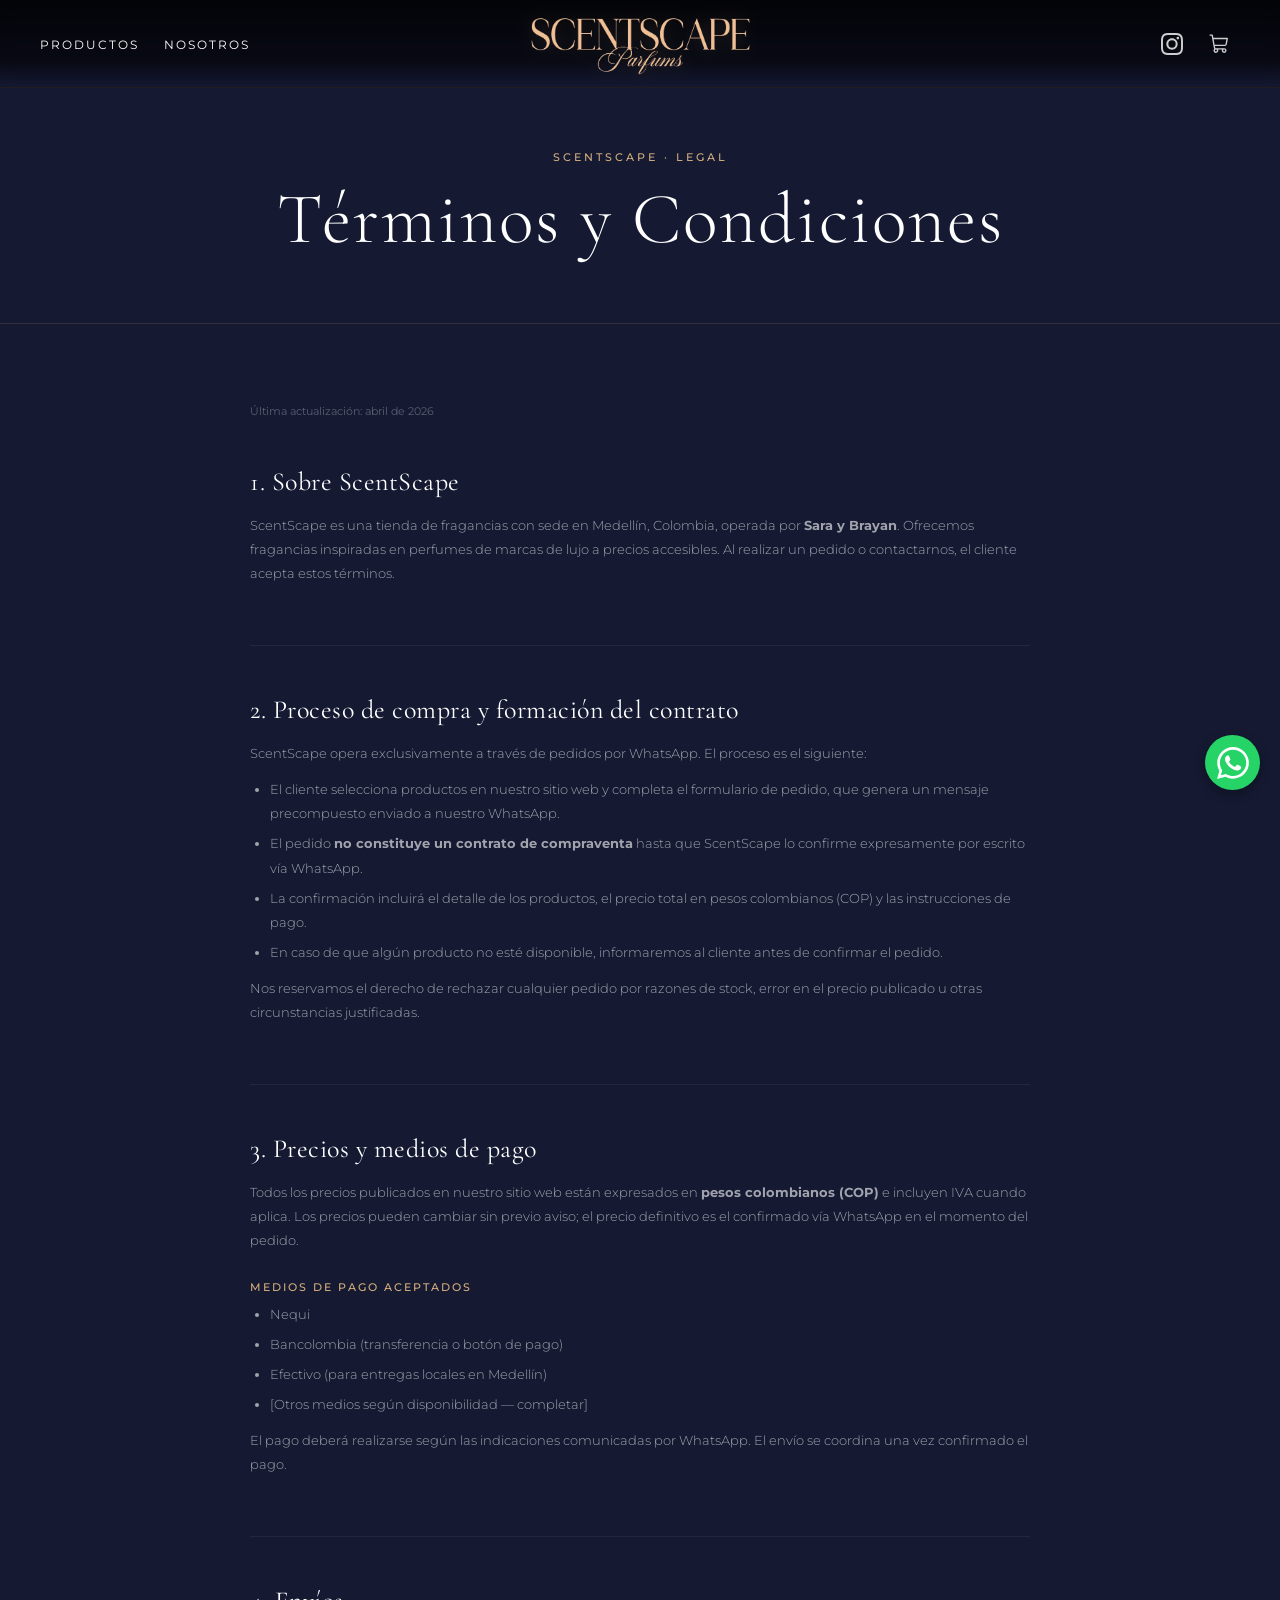
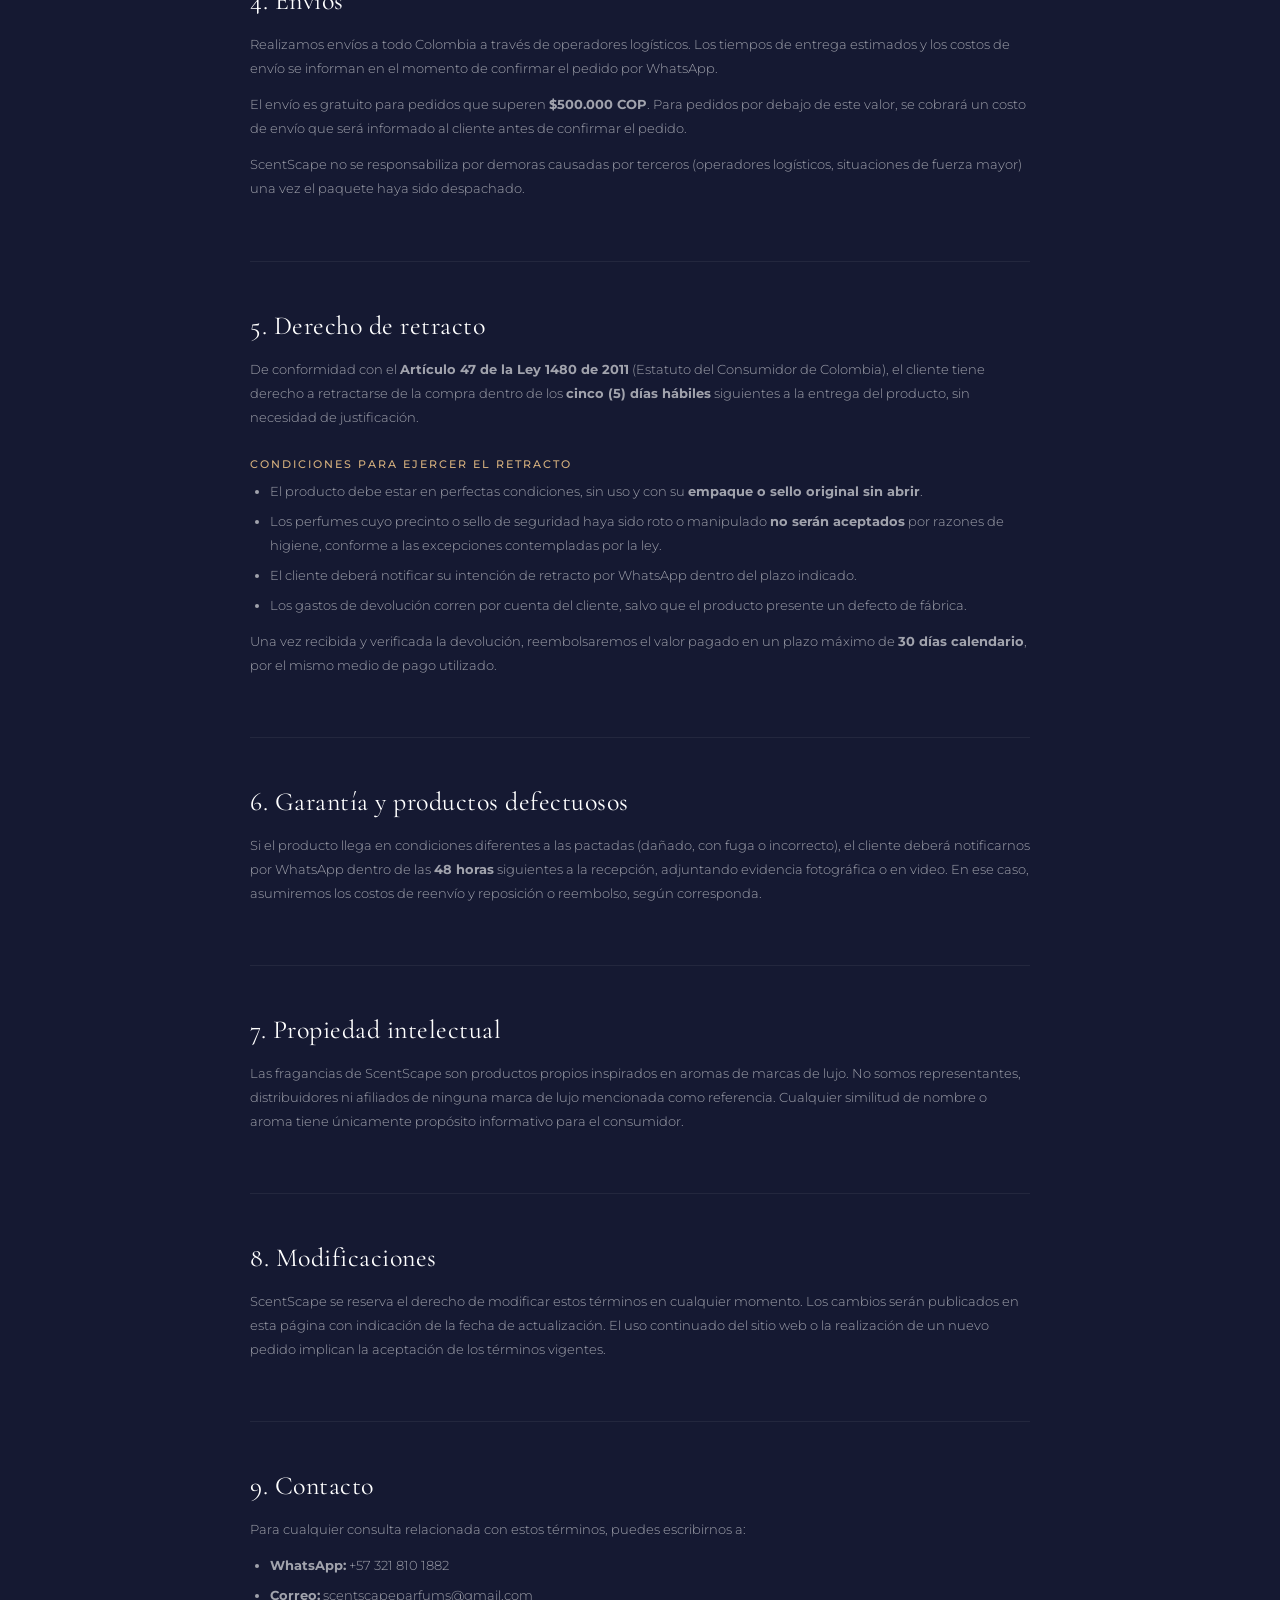
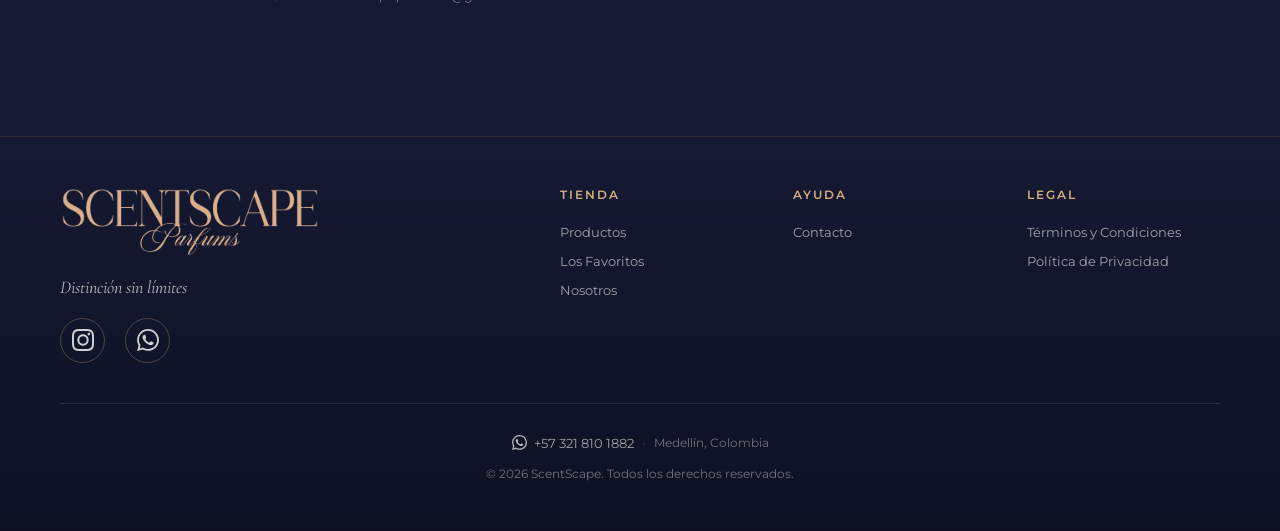
<file: terminos.html>
<!DOCTYPE html>
<html lang="es">
<head>
    <meta charset="UTF-8">
    <meta name="viewport" content="width=device-width, initial-scale=1.0">
    <title>Términos y Condiciones — ScentScape | Medellín, Colombia</title>
    <meta name="description" content="Términos y condiciones de compra en ScentScape. Proceso de pedido por WhatsApp, precios en COP y derecho de retracto conforme a la Ley 1480 de 2011.">
    <meta property="og:type" content="website">
    <meta property="og:locale" content="es_CO">
    <meta property="og:image" content="https://elixirsb.netlify.app/assets/img/og-banner.png">
    <meta property="og:url" content="https://elixirsb.netlify.app/terminos.html">

    <link rel="icon" type="image/png" href="./assets/img/scentscape-favicon.png">
    <link rel="apple-touch-icon" href="./assets/img/scentscape-favicon.png">
    <link rel="canonical" href="https://elixirsb.netlify.app/terminos.html">

    <link rel="preconnect" href="https://fonts.googleapis.com">
    <link rel="preconnect" href="https://fonts.gstatic.com" crossorigin>
    <link href="https://fonts.googleapis.com/css2?family=Cormorant+Garamond:ital,wght@0,300;0,400;0,500;0,600;1,300;1,400&family=Montserrat:wght@300;400;500&display=swap" rel="stylesheet">

    <link rel="stylesheet" href="styles/base.css">
    <link rel="stylesheet" href="styles/nav.css">
    <link rel="stylesheet" href="styles/cart.css">
    <link rel="stylesheet" href="styles/page.css">
    <link rel="stylesheet" href="styles/footer.css">
    <link rel="stylesheet" href="styles/animations.css">
    <link rel="stylesheet" href="styles/checkout-modal.css">
    <link rel="stylesheet" href="styles/discount-widget.css">

    <script src="script.js" defer></script>
    <script src="scripts/discount-config.js" defer></script>
    <script src="scripts/discount-widget.js" defer></script>
    <script src="scripts/templates.js" defer></script>
    <script src="scripts/cart.js" defer></script>
    <script defer src="https://cloud.umami.is/script.js" data-website-id="e9f375b0-77a5-4c1d-b8e2-d203af7a43c0"></script>

</head>
<body>

    <header>
        <nav>
            <div class="nav-inner">
                <div class="nav-left">
                    <ul>
                        <li><a href="productos.html">Productos</a></li>
                        <li><a href="nosotros.html">Nosotros</a></li>
                    </ul>
                </div>

                <div class="mobile-left">
                    <button class="mobile-menu-toggle" id="menuButton" aria-label="Menú">
                        <span></span>
                        <span></span>
                        <span></span>
                    </button>
                </div>

                <div class="nav-center">
                    <a href="index.html" aria-label="Ir al inicio">
                        <img src="./assets/img/scentscape-logo.png" alt="ScentScape Logo" class="nav-logo">
                    </a>
                </div>

                <div class="nav-right">
                    <ul>
                        <li>
                            <a href="https://www.instagram.com/elixirsb__/" target="_blank" rel="noopener noreferrer" aria-label="Instagram">
                                <img src="./assets/img/instagram_white.svg" class="nav-icon social-icon" alt="Instagram">
                            </a>
                        </li>
                        <li>
                            <button class="nav-icon-button" id="cartButton" aria-label="Carrito">
                                <img src="./assets/img/shopping-car.svg" class="nav-icon basket-icon" alt="Carrito">
                                <span class="cart-count">0</span>
                            </button>
                        </li>
                    </ul>
                </div>

                <div class="mobile-right">
                    <a href="https://www.instagram.com/elixirsb__/" target="_blank" rel="noopener noreferrer" class="nav-icon-button" aria-label="Instagram">
                        <img src="./assets/img/instagram_white.svg" class="nav-icon" alt="Instagram">
                    </a>
                </div>
            </div>
        </nav>

        <div class="mobile-menu" id="mobileMenu">
            <div class="mobile-menu-header">
                <img src="./assets/img/scentscape-logo.png" alt="ScentScape" class="mobile-logo">
                <button class="mobile-close" id="menuClose" aria-label="Cerrar menú">&times;</button>
            </div>
            <ul>
                <li><a href="productos.html">Productos</a></li>
                <li><a href="nosotros.html">Nosotros</a></li>
                <li><a href="contacto.html">Contacto</a></li>
                <li><a href="formulario.html">Test Olfativo</a></li>
            </ul>
            <div class="mobile-social">
                <a href="https://www.instagram.com/elixirsb__/" target="_blank" rel="noopener noreferrer" aria-label="Instagram"><img src="./assets/img/instagram_white.svg" alt="Instagram"></a>
                <a href="#" onclick="openWhatsAppContact(); return false;" aria-label="WhatsApp"><img src="./assets/img/whatsapp_white.svg" alt="WhatsApp"></a>
            </div>
        </div>
        <div class="mobile-overlay" id="mobileOverlay"></div>
    </header>

    <main>

        <section class="page-hero">
            <p class="page-hero-eyebrow">ScentScape · Legal</p>
            <h1 class="page-hero-title">Términos y Condiciones</h1>
        </section>

        <div class="page-content">

            <p class="legal-date">Última actualización: abril de 2026</p>

            <div class="legal-section">
                <h2>1. Sobre ScentScape</h2>
                <p>ScentScape es una tienda de fragancias con sede en Medellín, Colombia, operada por <strong>Sara y Brayan</strong>. Ofrecemos fragancias inspiradas en perfumes de marcas de lujo a precios accesibles. Al realizar un pedido o contactarnos, el cliente acepta estos términos.</p>
            </div>

            <div class="legal-section">
                <h2>2. Proceso de compra y formación del contrato</h2>
                <p>ScentScape opera exclusivamente a través de pedidos por WhatsApp. El proceso es el siguiente:</p>
                <ul>
                    <li>El cliente selecciona productos en nuestro sitio web y completa el formulario de pedido, que genera un mensaje precompuesto enviado a nuestro WhatsApp.</li>
                    <li>El pedido <strong>no constituye un contrato de compraventa</strong> hasta que ScentScape lo confirme expresamente por escrito vía WhatsApp.</li>
                    <li>La confirmación incluirá el detalle de los productos, el precio total en pesos colombianos (COP) y las instrucciones de pago.</li>
                    <li>En caso de que algún producto no esté disponible, informaremos al cliente antes de confirmar el pedido.</li>
                </ul>
                <p>Nos reservamos el derecho de rechazar cualquier pedido por razones de stock, error en el precio publicado u otras circunstancias justificadas.</p>
            </div>

            <div class="legal-section">
                <h2>3. Precios y medios de pago</h2>
                <p>Todos los precios publicados en nuestro sitio web están expresados en <strong>pesos colombianos (COP)</strong> e incluyen IVA cuando aplica. Los precios pueden cambiar sin previo aviso; el precio definitivo es el confirmado vía WhatsApp en el momento del pedido.</p>

                <h3>Medios de pago aceptados</h3>
                <ul>
                    <li>Nequi</li>
                    <li>Bancolombia (transferencia o botón de pago)</li>
                    <li>Efectivo (para entregas locales en Medellín)</li>
                    <li>[Otros medios según disponibilidad — completar]</li>
                </ul>
                <p>El pago deberá realizarse según las indicaciones comunicadas por WhatsApp. El envío se coordina una vez confirmado el pago.</p>
            </div>

            <div class="legal-section">
                <h2>4. Envíos</h2>
                <p>Realizamos envíos a todo Colombia a través de operadores logísticos. Los tiempos de entrega estimados y los costos de envío se informan en el momento de confirmar el pedido por WhatsApp.</p>
                <p>El envío es gratuito para pedidos que superen <strong>$500.000 COP</strong>. Para pedidos por debajo de este valor, se cobrará un costo de envío que será informado al cliente antes de confirmar el pedido.</p>
                <p>ScentScape no se responsabiliza por demoras causadas por terceros (operadores logísticos, situaciones de fuerza mayor) una vez el paquete haya sido despachado.</p>
            </div>

            <div class="legal-section">
                <h2>5. Derecho de retracto</h2>
                <p>De conformidad con el <strong>Artículo 47 de la Ley 1480 de 2011</strong> (Estatuto del Consumidor de Colombia), el cliente tiene derecho a retractarse de la compra dentro de los <strong>cinco (5) días hábiles</strong> siguientes a la entrega del producto, sin necesidad de justificación.</p>

                <h3>Condiciones para ejercer el retracto</h3>
                <ul>
                    <li>El producto debe estar en perfectas condiciones, sin uso y con su <strong>empaque o sello original sin abrir</strong>.</li>
                    <li>Los perfumes cuyo precinto o sello de seguridad haya sido roto o manipulado <strong>no serán aceptados</strong> por razones de higiene, conforme a las excepciones contempladas por la ley.</li>
                    <li>El cliente deberá notificar su intención de retracto por WhatsApp dentro del plazo indicado.</li>
                    <li>Los gastos de devolución corren por cuenta del cliente, salvo que el producto presente un defecto de fábrica.</li>
                </ul>
                <p>Una vez recibida y verificada la devolución, reembolsaremos el valor pagado en un plazo máximo de <strong>30 días calendario</strong>, por el mismo medio de pago utilizado.</p>
            </div>

            <div class="legal-section">
                <h2>6. Garantía y productos defectuosos</h2>
                <p>Si el producto llega en condiciones diferentes a las pactadas (dañado, con fuga o incorrecto), el cliente deberá notificarnos por WhatsApp dentro de las <strong>48 horas</strong> siguientes a la recepción, adjuntando evidencia fotográfica o en video. En ese caso, asumiremos los costos de reenvío y reposición o reembolso, según corresponda.</p>
            </div>

            <div class="legal-section">
                <h2>7. Propiedad intelectual</h2>
                <p>Las fragancias de ScentScape son productos propios inspirados en aromas de marcas de lujo. No somos representantes, distribuidores ni afiliados de ninguna marca de lujo mencionada como referencia. Cualquier similitud de nombre o aroma tiene únicamente propósito informativo para el consumidor.</p>
            </div>

            <div class="legal-section">
                <h2>8. Modificaciones</h2>
                <p>ScentScape se reserva el derecho de modificar estos términos en cualquier momento. Los cambios serán publicados en esta página con indicación de la fecha de actualización. El uso continuado del sitio web o la realización de un nuevo pedido implican la aceptación de los términos vigentes.</p>
            </div>

            <div class="legal-section">
                <h2>9. Contacto</h2>
                <p>Para cualquier consulta relacionada con estos términos, puedes escribirnos a:</p>
                <ul>
                    <li><strong>WhatsApp:</strong> +57 321 810 1882</li>
                    <li><strong>Correo:</strong> scentscapeparfums@gmail.com</li>
                </ul>
            </div>

        </div>

    </main>

    <div class="cart-panel" id="cartPanel">
        <div class="cart-panel-header">
            <h2>Tu Carrito</h2>
            <button class="cart-panel-close" id="cartPanelClose" onclick="closeBasket()">&times;</button>
        </div>
        <div class="cart-panel-content" id="cartPanelContent">
            <div class="cart-empty">
                <img src="./assets/img/shopping-car.svg" alt="Carrito vacío">
                <p>Tu carrito está vacío</p>
                <a href="productos.html" class="cart-empty-link">Ver productos</a>
            </div>
        </div>
        <div class="cart-panel-footer">
            <div class="cart-shipping">
                <div class="cart-shipping-track">
                    <div class="cart-shipping-fill" id="cartShippingProgress"></div>
                </div>
                <p class="cart-shipping-text" id="cartShippingText">Envío gratis desde $500.000 COP</p>
            </div>
            <div class="cart-code-row">
                <input type="text" id="cartCodigo" placeholder="Código de descuento" autocomplete="off">
                <button type="button" class="cart-code-apply" id="cartCodeApplyBtn">Aplicar</button>
            </div>
            <p class="cart-code-feedback" id="cartCodeFeedback"></p>
            <div class="cart-price-row">
                <span>Subtotal</span>
                <span id="cartSubtotal">$0 COP</span>
            </div>
            <div class="cart-price-row cart-discount-row" id="cartDiscountRow" style="display:none">
                <span>Descuento ✨</span>
                <span id="cartDiscount" class="cart-discount-val">−$0 COP</span>
            </div>
            <div class="cart-price-row cart-discount-row" id="cartCodeDiscountRow" style="display:none">
                <span id="cartCodeDiscountLabel">Código</span>
                <span id="cartCodeDiscount" class="cart-discount-val">−$0 COP</span>
            </div>
            <div class="cart-price-row cart-total-row">
                <span>Total</span>
                <span class="cart-panel-total" id="cartFinalTotal">$0 COP</span>
            </div>
            <button class="cart-panel-checkout" id="cartCheckoutBtn" disabled>Finalizar Compra</button>
            <p class="cart-panel-note">Serán redirigidos automáticamente a WhatsApp</p>
        </div>
    </div>
    <div class="cart-overlay" id="cartOverlay"></div>

    <div class="cart-bar" id="cartBar">
        <div class="cart-bar-info">
            <div class="cart-bar-icon">
                <img src="./assets/img/shopping-car.svg" alt="Carrito">
                <span class="cart-bar-count" id="cartBarCount">0</span>
            </div>
            <div class="cart-bar-details">
                <span class="cart-bar-items"><span id="cartItemsText">0 artículos</span></span>
                <span class="cart-bar-total">$<span id="cartTotal">0</span> COP</span>
            </div>
        </div>
        <button class="cart-bar-button" id="cartBarButton">
            Ver Carrito
        </button>
    </div>

    <footer class="site-footer">
        <div class="footer-content">
            <div class="footer-brand">
                <img src="./assets/img/scentscape-logo.png" alt="ScentScape" class="footer-logo">
                <p class="footer-tagline">Distinción sin límites</p>
                <div class="footer-social">
                    <a href="https://www.instagram.com/elixirsb__/" target="_blank" rel="noopener noreferrer" aria-label="Instagram">
                        <img src="./assets/img/instagram_white.svg" alt="Instagram">
                    </a>
                    <a href="#" onclick="openWhatsAppContact(); return false;" aria-label="WhatsApp">
                        <img src="./assets/img/whatsapp_white.svg" alt="WhatsApp">
                    </a>
                </div>
            </div>
            <div class="footer-links">
                <div class="footer-column">
                    <h4>Tienda</h4>
                    <ul>
                        <li><a href="productos.html">Productos</a></li>
                        <li><a href="index.html#searchSection">Los Favoritos</a></li>
                        <li><a href="nosotros.html">Nosotros</a></li>
                    </ul>
                </div>
                <div class="footer-column">
                    <h4>Ayuda</h4>
                    <ul>
                        <li><a href="contacto.html">Contacto</a></li>
                    </ul>
                </div>
                <div class="footer-column">
                    <h4>Legal</h4>
                    <ul>
                        <li><a href="terminos.html">Términos y Condiciones</a></li>
                        <li><a href="privacidad.html">Política de Privacidad</a></li>
                    </ul>
                </div>
            </div>
        </div>
        <div class="footer-bottom">
            <div class="footer-contact">
                <a href="#" onclick="openWhatsAppContact(); return false;" class="footer-contact-link">
                    <img src="./assets/img/whatsapp_white.svg" alt="" class="footer-contact-icon">
                    <span>+57 321 810 1882</span>
                </a>
                <span class="footer-contact-sep">·</span>
                <span class="footer-contact-location">Medellín, Colombia</span>
            </div>
            <p class="footer-copyright">© 2026 ScentScape. Todos los derechos reservados.</p>
        </div>
    </footer>

    <div class="whatsapp-float">
        <a href="#" onclick="openWhatsAppContact(); return false;" aria-label="Contactar por WhatsApp">
            <img src="./assets/img/whatsapp_white.svg" alt="WhatsApp">
        </a>
    </div>

    <div class="checkout-modal" id="checkoutModal">
        <div class="checkout-modal-overlay" id="checkoutModalOverlay"></div>
        <div class="checkout-modal-card">
            <button class="checkout-modal-close" id="checkoutModalClose" aria-label="Cerrar">&times;</button>
            <div class="checkout-modal-header">
                <p class="checkout-modal-eyebrow">ScentScape · Pedido</p>
                <h2 class="checkout-modal-title">Finalizar pedido</h2>
                <p class="checkout-modal-subtitle">Un paso más y tu fragancia estará en camino ✨</p>
            </div>
            <div class="checkout-notice">
                <p>🔒 Tus datos solo se usan para generar el mensaje de WhatsApp y <strong>no se almacenan</strong>.</p>
            </div>
            <form class="checkout-form" id="checkoutForm" novalidate>
                <div class="checkout-field">
                    <label for="checkoutName">Nombre completo</label>
                    <input type="text" id="checkoutName" name="name"
                           placeholder="Ej. María García" autocomplete="name">
                </div>
                <div class="checkout-field">
                    <label for="checkoutCelular">Celular</label>
                    <input type="tel" id="checkoutCelular" name="celular"
                           placeholder="Ej. 300 123 4567" autocomplete="tel">
                </div>
                <div class="checkout-field">
                    <label for="checkoutCiudad">Ciudad</label>
                    <input type="text" id="checkoutCiudad" name="ciudad"
                           placeholder="Ej. Medellín" autocomplete="address-level2">
                </div>
                <div class="checkout-field">
                    <label for="checkoutBarrio">Barrio / Sector</label>
                    <input type="text" id="checkoutBarrio" name="barrio"
                           placeholder="Ej. El Poblado, Laureles, Envigado...">
                </div>
                <div class="checkout-field">
                    <label for="checkoutDireccion">Dirección</label>
                    <input type="text" id="checkoutDireccion" name="direccion"
                           placeholder="Ej. Calle 10 # 43-25" autocomplete="street-address">
                </div>
                <div class="checkout-field">
                    <label for="checkoutReferencia">Lugar de referencia <span class="checkout-optional">(opcional)</span></label>
                    <input type="text" id="checkoutReferencia" name="referencia"
                           placeholder="Ej. Frente al parque, edificio azul...">
                </div>
                <p class="checkout-error" id="checkoutError"></p>
                <button type="submit" class="checkout-submit-btn">
                    <img src="./assets/img/whatsapp_white.svg" alt="">
                    Enviar pedido por WhatsApp
                </button>
            </form>
        </div>
    </div>

</body>
</html>
</file>
<file: styles/base.css>
/* ============================================
   BASE — Variables, Reset, Body
   ============================================ */

:root {
    --primary-color: rgb(21,25,50);
    --secondary-color: rgb(240,190,145);
    --text-color: rgb(97,3,27);
    --sec-text-color: rgb(255, 255, 255);
    --background-color: rgb(21,25,50);
    --gold: rgb(212, 175, 125);
    --gold-light: rgb(240, 210, 170);
}

* {
    margin: 0;
    padding: 0;
    box-sizing: border-box;
}

body {
    background-color: var(--background-color);
    font-family: 'Montserrat', sans-serif;
}

.container {
    max-width: 1440px;
    margin: 0 auto;
    padding: 0 20px;
}

/* ── Perfil Olfativo CTA Section ─────────── */

.perfil-cta {
    position: relative;
    padding: 80px 20px;
    overflow: hidden;
    border-top: 1px solid rgba(212, 175, 125, 0.1);
    border-bottom: 1px solid rgba(212, 175, 125, 0.1);
    background: linear-gradient(135deg,
        rgba(212, 175, 125, 0.05) 0%,
        transparent 50%,
        rgba(212, 175, 125, 0.03) 100%
    );
}

.perfil-cta::before {
    content: '';
    position: absolute;
    top: -80px;
    right: -80px;
    width: 350px;
    height: 350px;
    border-radius: 50%;
    background: radial-gradient(circle, rgba(212, 175, 125, 0.07) 0%, transparent 70%);
    pointer-events: none;
}

.perfil-cta::after {
    content: '';
    position: absolute;
    bottom: -80px;
    left: -80px;
    width: 300px;
    height: 300px;
    border-radius: 50%;
    background: radial-gradient(circle, rgba(212, 175, 125, 0.05) 0%, transparent 70%);
    pointer-events: none;
}

.perfil-cta-inner {
    position: relative;
    z-index: 1;
    max-width: 580px;
    margin: 0 auto;
    text-align: center;
}

.perfil-cta-eyebrow {
    font-family: 'Montserrat', sans-serif;
    font-size: 10px;
    font-weight: 500;
    color: var(--gold);
    letter-spacing: 3px;
    text-transform: uppercase;
    margin-bottom: 20px;
}

.perfil-cta-title {
    font-family: 'Cormorant Garamond', serif;
    font-size: clamp(32px, 5vw, 52px);
    font-weight: 300;
    color: white;
    letter-spacing: 1px;
    line-height: 1.15;
    margin-bottom: 18px;
}

.perfil-cta-text {
    font-family: 'Montserrat', sans-serif;
    font-size: 13px;
    font-weight: 300;
    color: rgba(255, 255, 255, 0.5);
    line-height: 1.8;
    margin-bottom: 36px;
    max-width: 420px;
    margin-left: auto;
    margin-right: auto;
}

.perfil-cta-btn {
    display: inline-block;
    font-family: 'Montserrat', sans-serif;
    font-size: 11px;
    font-weight: 500;
    letter-spacing: 2px;
    text-transform: uppercase;
    color: var(--background-color);
    background: var(--gold);
    padding: 15px 36px;
    border-radius: 2px;
    text-decoration: none;
    transition: background-color 0.25s;
}

.perfil-cta-btn:hover {
    background: var(--gold-light);
}
</file>
<file: styles/nav.css>
/* ============================================
   NAVIGATION — Nav, Mobile Menu, Mobile Overlay
   ============================================ */

header {
    position: fixed;
    top: 0;
    left: 0;
    width: 100%;
    z-index: 1000;
}

nav {
    height: 60px;
    background-color: rgba(0, 0, 0, 0.9);
    border-bottom: 1px solid var(--gold);
    transition: background-color 0.3s ease, backdrop-filter 0.3s ease, border-color 0.3s ease;
}

nav.scrolled {
    background-color: rgba(10, 12, 28, 0.95);
    backdrop-filter: blur(12px);
    -webkit-backdrop-filter: blur(12px);
    border-bottom-color: rgba(212, 175, 125, 0.25);
}

.nav-inner {
    max-width: 1440px;
    margin: 0 auto;
    height: 100%;
    display: flex;
    justify-content: space-between;
    align-items: center;
    padding: 0 15px;
    position: relative;
}

.nav-logo {
    height: 40px;
}

.nav-left {
    display: none;
}

.nav-right {
    display: none;
}

.nav-center {
    position: absolute;
    left: 50%;
    transform: translateX(-50%);
    display: flex;
    align-items: center;
    padding-top: 8px;
}

.mobile-left {
    display: flex;
    align-items: center;
    gap: 0;
    z-index: 1;
}

.mobile-right {
    display: flex;
    align-items: center;
    gap: 0;
    z-index: 1;
}

.basket-icon {
    filter: invert(1);
}

.social-icon {
    opacity: 0.8;
}

.nav-icon-button {
    position: relative;
    background: none;
    border: none;
    cursor: pointer;
    padding: 10px;
    display: flex;
    align-items: center;
    justify-content: center;
}

.nav-icon {
    width: 22px;
    height: 22px;
    opacity: 0.8;
}

.favorites-count {
    position: absolute;
    top: 4px;
    right: 4px;
    background-color: var(--gold);
    color: var(--primary-color);
    font-size: 10px;
    font-weight: 600;
    width: 16px;
    height: 16px;
    border-radius: 50%;
    display: flex;
    align-items: center;
    justify-content: center;
    opacity: 0;
}

.favorites-count.active {
    opacity: 1;
}

.cart-count {
    position: absolute;
    top: 4px;
    right: 4px;
    background-color: var(--gold);
    color: var(--primary-color);
    font-size: 10px;
    font-weight: 600;
    width: 16px;
    height: 16px;
    border-radius: 50%;
    display: flex;
    align-items: center;
    justify-content: center;
    opacity: 0;
}

.cart-count.active {
    opacity: 1;
}

.mobile-menu-toggle {
    display: flex;
    flex-direction: column;
    gap: 6px;
    background: none;
    border: none;
    cursor: pointer;
    padding: 10px;
    min-width: 44px;
    min-height: 44px;
    justify-content: center;
    align-items: center;
}

.mobile-menu-toggle span {
    display: block;
    width: 26px;
    height: 2px;
    background-color: white;
    transition: transform 0.3s ease, opacity 0.3s ease;
}

.mobile-menu-toggle.active span:nth-child(1) {
    transform: rotate(45deg) translate(6px, 6px);
}

.mobile-menu-toggle.active span:nth-child(2) {
    opacity: 0;
}

.mobile-menu-toggle.active span:nth-child(3) {
    transform: rotate(-45deg) translate(6px, -6px);
}

.mobile-menu {
    position: fixed;
    inset: 0;
    width: 100%;
    height: 100%;
    background-color: rgba(8, 10, 24, 0.98);
    backdrop-filter: blur(20px);
    -webkit-backdrop-filter: blur(20px);
    z-index: 1002;
    padding: 25px;
    display: flex;
    flex-direction: column;
    transform: translateX(100%);
    transition: transform 0.4s cubic-bezier(0.4, 0, 0.2, 1);
}

.mobile-menu.active {
    transform: translateX(0);
}

.mobile-menu-header {
    display: flex;
    justify-content: space-between;
    align-items: center;
    padding-bottom: 20px;
    border-bottom: 1px solid rgba(212, 175, 125, 0.15);
}

.mobile-logo {
    height: 50px;
}

.mobile-close {
    background: none;
    border: none;
    color: rgba(255, 255, 255, 0.7);
    font-size: 28px;
    cursor: pointer;
    padding: 10px;
    min-width: 44px;
    min-height: 44px;
    line-height: 1;
    transition: color 0.2s ease;
}

.mobile-close:active {
    color: var(--gold);
}

.mobile-menu ul {
    list-style: none;
    flex: 1;
    display: flex;
    flex-direction: column;
    justify-content: center;
    gap: 4px;
}

.mobile-menu ul li {
    text-align: center;
}

.mobile-menu ul a {
    display: block;
    color: rgba(255, 255, 255, 0.85);
    font-size: 22px;
    text-decoration: none;
    text-transform: uppercase;
    letter-spacing: 3px;
    padding: 16px 10px;
    border-bottom: 1px solid rgba(212, 175, 125, 0.08);
    transition: color 0.2s ease, letter-spacing 0.2s ease;
}

.mobile-menu ul a:active {
    color: var(--gold);
    letter-spacing: 4px;
}

.mobile-menu ul a.active {
    color: var(--gold);
    opacity: 1;
}

.mobile-social {
    padding-top: 25px;
    border-top: 1px solid rgba(212, 175, 125, 0.15);
    display: flex;
    justify-content: center;
    gap: 30px;
}

.mobile-social a {
    display: flex;
    align-items: center;
    justify-content: center;
    width: 50px;
    height: 50px;
    opacity: 0.7;
    transition: opacity 0.2s ease;
}

.mobile-social a:active {
    opacity: 1;
}

.mobile-social img {
    height: 28px;
    width: 28px;
}

.mobile-overlay {
    display: none;
}

nav ul {
    list-style: none;
    display: flex;
    align-items: center;
    gap: 25px;
}

.nav-left ul a {
    color: white;
    font-size: 12px;
    font-weight: 400;
    letter-spacing: 2px;
    text-transform: uppercase;
    text-decoration: none;
}

.nav-right ul {
    gap: 15px;
}

.nav-right ul a {
    display: flex;
    align-items: center;
}

.social_button {
    height: 24px;
    width: 24px;
    opacity: 0.8;
}

.cart-button {
    position: relative;
    background: none;
    border: none;
    cursor: pointer;
    display: flex;
    align-items: center;
}

/* Desktop nav cart-count (different sizing) */
.cart-button .cart-count {
    top: 0;
    right: 0;
    width: 18px;
    height: 18px;
}

/* ---- Responsive: Nav ---- */

@media (min-width: 900px) {
    nav {
        height: 88px;
        background: linear-gradient(
            180deg,
            rgba(0, 0, 0, 0.85) 0%,
            rgba(0, 0, 0, 0.6) 70%,
            rgba(0, 0, 0, 0) 100%
        );
        backdrop-filter: blur(8px);
        -webkit-backdrop-filter: blur(8px);
        border-bottom: 1px solid rgba(212, 175, 125, 0.15);
    }

    .nav-inner {
        padding: 0 40px;
    }

    .nav-left {
        display: block;
        flex: 1;
    }

    .nav-right {
        display: flex;
        flex: 1;
        justify-content: flex-end;
    }

    .nav-center {
        flex: 0;
        position: static;
        transform: none;
    }

    .nav-logo {
        height: 60px;
        filter: drop-shadow(0 0 8px rgba(212, 175, 125, 0.2));
    }

    .nav-logo:hover {
        filter: drop-shadow(0 0 12px rgba(212, 175, 125, 0.4));
    }

    .mobile-left {
        display: none;
    }

    .mobile-right {
        display: none;
    }

    .nav-left ul a {
        position: relative;
    }

    .nav-left ul a::after {
        content: '';
        position: absolute;
        bottom: -2px;
        left: 50%;
        transform: translateX(-50%);
        width: 0;
        height: 1px;
        background-color: var(--gold);
        transition: width 0.3s ease;
    }

    .nav-left ul a:hover {
        color: var(--gold-light);
    }

    .nav-left ul a:hover::after {
        width: 100%;
    }

    .nav-icon-button:hover .nav-icon {
        opacity: 1;
    }

    .nav-icon-button:hover .basket-icon {
        filter: invert(1) drop-shadow(0 0 6px rgba(212, 175, 125, 0.4));
    }

    .social-icon:hover {
        opacity: 1;
        filter: drop-shadow(0 0 6px rgba(212, 175, 125, 0.4));
    }

    .mobile-menu-toggle {
        display: none;
    }

    .mobile-menu {
        display: none;
    }

    .mobile-overlay {
        display: none;
    }
}

/* ── Wishlist panel — desktop ── */
@media (min-width: 768px) {
    #elixirWishPanel {
        inset: 0 0 0 auto !important;
        width: 420px !important;
        border-left: 1px solid rgba(212, 175, 125, 0.15);
        box-shadow: -12px 0 40px rgba(0, 0, 0, 0.5);
    }

    #elixirWishBackdrop {
        background: rgba(0, 0, 0, 0.45) !important;
    }
}

/* ── Wishlist button in nav ── */
.elixir-wish-btn {
    position: relative;
    background: none;
    border: none;
    cursor: pointer;
    padding: 10px;
    display: flex;
    align-items: center;
    justify-content: center;
}

.elixir-wish-btn svg { stroke: rgba(255,255,255,0.8); transition: stroke 0.2s; }
.elixir-wish-btn:hover svg { stroke: var(--gold); }

.elixir-wish-nav-badge {
    position: absolute;
    top: 4px; right: 4px;
    background: var(--gold);
    color: #0c0f23;
    font-size: 9px;
    font-weight: 700;
    min-width: 15px;
    height: 15px;
    border-radius: 10px;
    display: flex;
    align-items: center;
    justify-content: center;
    padding: 0 3px;
    line-height: 1;
}
</file>
<file: styles/cart.css>
/* ============================================
   CART — Cart Panel, Cart Overlay, Cart Bar,
          WhatsApp Float
   ============================================ */

/* Cart Panel */
.cart-panel {
    position: fixed;
    top: 0;
    right: -100%;
    width: 100%;
    max-width: 420px;
    height: 100%;
    background-color: rgb(15, 18, 35);
    z-index: 1003;
    display: flex;
    flex-direction: column;
    transition: right 0.35s cubic-bezier(0.4, 0, 0.2, 1);
}

.cart-panel.active {
    right: 0;
}

.cart-panel-header {
    display: flex;
    justify-content: space-between;
    align-items: center;
    padding: 20px 25px;
    border-bottom: 1px solid rgba(212, 175, 125, 0.2);
}

.cart-panel-header h2 {
    color: white;
    font-family: 'Cormorant Garamond', serif;
    font-size: 24px;
    font-weight: 400;
    letter-spacing: 2px;
    text-transform: uppercase;
}

.cart-panel-close {
    background: none;
    border: none;
    color: white;
    font-size: 32px;
    cursor: pointer;
    padding: 5px 10px;
    opacity: 0.7;
}

.cart-panel-close:hover {
    opacity: 1;
}

.cart-panel-content {
    flex: 1;
    overflow-y: auto;
    overscroll-behavior: contain;
    padding: 25px;
}

.cart-empty {
    display: flex;
    flex-direction: column;
    align-items: center;
    justify-content: center;
    height: 100%;
    gap: 20px;
}

.cart-empty img {
    width: 60px;
    height: 60px;
    opacity: 0.3;
    filter: invert(1);
}

.cart-empty p {
    color: rgba(255, 255, 255, 0.5);
    font-size: 14px;
}

.cart-empty-link {
    color: var(--gold);
    text-decoration: none;
    font-size: 13px;
    text-transform: uppercase;
    letter-spacing: 1px;
    padding: 10px 20px;
    border: 1px solid var(--gold);
}

.cart-empty-link:hover {
    background-color: var(--gold);
    color: var(--primary-color);
}

.cart-item {
    display: flex;
    gap: 15px;
    padding: 20px 0;
    border-bottom: 1px solid rgba(255, 255, 255, 0.1);
}

.cart-item-image {
    width: 80px;
    height: 80px;
    background-color: rgba(255, 255, 255, 0.05);
    display: flex;
    align-items: center;
    justify-content: center;
}

.cart-item-image img {
    max-width: 100%;
    max-height: 100%;
    object-fit: contain;
}

.cart-item-details {
    flex: 1;
    display: flex;
    flex-direction: column;
    gap: 8px;
}

.cart-item-name {
    color: white;
    font-size: 14px;
    font-weight: 500;
}

.cart-item-variant {
    color: rgba(255, 255, 255, 0.5);
    font-size: 12px;
}

.cart-item-price {
    color: var(--gold);
    font-size: 14px;
    font-weight: 500;
}

.cart-item-quantity {
    display: flex;
    align-items: center;
    gap: 10px;
    margin-top: 5px;
}

.cart-item-quantity button {
    width: 28px;
    height: 28px;
    background: none;
    border: 1px solid rgba(255, 255, 255, 0.3);
    color: white;
    font-size: 16px;
    cursor: pointer;
}

.cart-item-quantity span {
    color: white;
    font-size: 14px;
    min-width: 20px;
    text-align: center;
}

.cart-item-remove {
    background: none;
    border: none;
    color: rgba(255, 255, 255, 0.4);
    font-size: 12px;
    cursor: pointer;
    text-decoration: underline;
    align-self: flex-start;
}

.cart-panel-footer {
    padding: 25px;
    border-top: 1px solid rgba(212, 175, 125, 0.2);
}

.cart-panel-subtotal {
    display: flex;
    justify-content: space-between;
    margin-bottom: 20px;
}

.cart-panel-subtotal span {
    color: white;
    font-size: 14px;
}

.cart-panel-total {
    color: var(--gold);
    font-weight: 500;
}

.cart-panel-checkout {
    width: 100%;
    background-color: var(--gold);
    color: var(--primary-color);
    border: none;
    padding: 15px;
    font-family: 'Montserrat', sans-serif;
    font-size: 13px;
    font-weight: 500;
    text-transform: uppercase;
    letter-spacing: 2px;
    cursor: pointer;
}

.cart-panel-checkout:hover {
    background-color: var(--gold-light);
}

.cart-panel-note {
    color: rgba(255, 255, 255, 0.5);
    font-size: 11px;
    text-align: center;
    margin-top: 15px;
}

/* Cart Overlay */
.cart-overlay {
    position: fixed;
    top: 0;
    left: 0;
    width: 100%;
    height: 100%;
    background-color: rgba(0, 0, 0, 0.7);
    z-index: 1002;
    opacity: 0;
    pointer-events: none;
    transition: opacity 0.35s ease;
}

.cart-overlay.active {
    opacity: 1;
    pointer-events: all;
}

/* WhatsApp Float */
.whatsapp-float {
    position: fixed;
    bottom: 110px;
    right: 20px;
    z-index: 999;
}

.whatsapp-float a {
    display: flex;
    align-items: center;
    justify-content: center;
    width: 60px;
    height: 60px;
    background-color: #25D366;
    border-radius: 50%;
    box-shadow: 0 4px 12px rgba(0, 0, 0, 0.3);
    animation: whatsappPulse 3.5s ease-in-out infinite;
}

@keyframes whatsappPulse {
    0%, 100% { transform: scale(1); box-shadow: 0 4px 12px rgba(0, 0, 0, 0.3); }
    50% { transform: scale(1.06); box-shadow: 0 6px 20px rgba(37, 211, 102, 0.35); }
}

.whatsapp-float img {
    width: 35px;
    height: 35px;
}

/* Cart Bar (mobile sticky) */
.cart-bar {
    position: fixed;
    bottom: 0;
    left: 0;
    right: 0;
    z-index: 998;
    background-color: rgb(15, 18, 35);
    border-top: 1px solid var(--gold);
    display: flex;
    justify-content: space-between;
    align-items: center;
    padding: 12px 20px;
    transform: translateY(100%);
    opacity: 0;
    transition: transform 0.35s cubic-bezier(0.4, 0, 0.2, 1), opacity 0.35s ease;
}

.cart-bar.active {
    transform: translateY(0);
    opacity: 1;
}

.cart-bar-info {
    display: flex;
    align-items: center;
    gap: 15px;
}

.cart-bar-icon {
    position: relative;
    width: 40px;
    height: 40px;
    display: flex;
    align-items: center;
    justify-content: center;
}

.cart-bar-icon img {
    width: 28px;
    height: 28px;
    filter: invert(1);
}

.cart-bar-count {
    position: absolute;
    top: 0;
    right: 0;
    background-color: var(--gold);
    color: var(--primary-color);
    font-size: 11px;
    font-weight: 600;
    min-width: 18px;
    height: 18px;
    border-radius: 50%;
    display: flex;
    align-items: center;
    justify-content: center;
}

.cart-bar-details {
    display: flex;
    flex-direction: column;
    gap: 2px;
}

.cart-bar-items {
    color: rgba(255, 255, 255, 0.7);
    font-size: 12px;
}

.cart-bar-total {
    color: var(--gold);
    font-size: 16px;
    font-weight: 500;
}

.cart-bar-button {
    background-color: var(--gold);
    color: var(--primary-color);
    border: none;
    padding: 12px 24px;
    font-family: 'Montserrat', sans-serif;
    font-size: 13px;
    font-weight: 500;
    text-transform: uppercase;
    letter-spacing: 1px;
    cursor: pointer;
    border-radius: 25px;
}

.cart-bar-button:active {
    background-color: var(--gold-light);
}

/* ============================================
   CART — Cart Items (redesigned with image),
          Shipping Bar, Price Breakdown
   ============================================ */

/* Cart Item */
.cart-item {
    display: flex;
    gap: 12px;
    padding: 16px 0;
    border-bottom: 1px solid rgba(255, 255, 255, 0.07);
}

.cart-item-image {
    width: 72px;
    height: 80px;
    border-radius: 8px;
    overflow: hidden;
    background: rgba(255, 255, 255, 0.04);
    border: 1px solid rgba(212, 175, 125, 0.1);
    flex-shrink: 0;
    display: flex;
    align-items: center;
    justify-content: center;
}

.cart-item-image img {
    width: 100%;
    height: 100%;
    object-fit: contain;
    padding: 4px;
}

.cart-item-details {
    flex: 1;
    display: flex;
    flex-direction: column;
    justify-content: space-between;
    gap: 8px;
    min-width: 0;
}

.cart-item-top {
    display: flex;
    align-items: flex-start;
    justify-content: space-between;
    gap: 8px;
}

.cart-item-meta {
    flex: 1;
    min-width: 0;
}

.cart-item-name {
    color: white;
    font-size: 13px;
    font-weight: 500;
    display: flex;
    align-items: center;
    gap: 6px;
    flex-wrap: wrap;
    line-height: 1.4;
}

.cart-item-sale-tag {
    background: rgba(212, 175, 125, 0.15);
    color: rgb(212, 175, 125);
    font-size: 9px;
    font-weight: 600;
    letter-spacing: 1px;
    text-transform: uppercase;
    padding: 2px 6px;
    border-radius: 3px;
    border: 1px solid rgba(212, 175, 125, 0.3);
    white-space: nowrap;
}

.cart-item-variant {
    color: rgba(255, 255, 255, 0.38);
    font-size: 11px;
    margin-top: 3px;
    overflow: hidden;
    text-overflow: ellipsis;
    white-space: nowrap;
}

.cart-item-remove-x {
    background: none;
    border: none;
    color: rgba(255, 255, 255, 0.22);
    font-size: 20px;
    cursor: pointer;
    line-height: 1;
    padding: 0 2px;
    flex-shrink: 0;
    transition: color 0.2s;
}

.cart-item-remove-x:hover {
    color: rgba(255, 255, 255, 0.7);
}

.cart-item-bottom {
    display: flex;
    align-items: center;
    justify-content: space-between;
    gap: 8px;
}

/* Quantity stepper */
.cart-item-qty {
    display: flex;
    align-items: center;
    border: 1px solid rgba(255, 255, 255, 0.15);
    border-radius: 6px;
    overflow: hidden;
}

.cart-qty-btn {
    width: 28px;
    height: 28px;
    background: none;
    border: none;
    color: rgba(255, 255, 255, 0.65);
    font-size: 16px;
    cursor: pointer;
    display: flex;
    align-items: center;
    justify-content: center;
    transition: background 0.15s;
}

.cart-qty-btn:hover {
    background: rgba(255, 255, 255, 0.08);
    color: white;
}

.cart-qty-value {
    color: white;
    font-size: 13px;
    font-weight: 500;
    min-width: 26px;
    text-align: center;
    font-family: 'Montserrat', sans-serif;
}

/* Price in cart item */
.cart-item-price-wrap {
    display: flex;
    align-items: baseline;
    gap: 4px;
}

.cart-item-price {
    color: rgb(212, 175, 125);
    font-size: 14px;
    font-weight: 500;
}

.cart-item-price-old {
    color: rgba(255, 255, 255, 0.28);
    font-size: 11px;
    text-decoration: line-through;
}

.cart-item-cop {
    color: rgba(255, 255, 255, 0.3);
    font-size: 10px;
    letter-spacing: 0.5px;
}

/* ---- Shipping Progress Bar ---- */

.cart-shipping {
    margin-bottom: 18px;
}

.cart-shipping-track {
    height: 3px;
    background: rgba(255, 255, 255, 0.08);
    border-radius: 2px;
    overflow: hidden;
    margin-bottom: 8px;
}

.cart-shipping-fill {
    height: 100%;
    background: linear-gradient(90deg, rgba(212, 175, 125, 0.5), rgb(212, 175, 125));
    border-radius: 2px;
    transition: width 0.4s ease;
    width: 0%;
}

.cart-shipping-text {
    font-size: 11px;
    color: rgba(255, 255, 255, 0.4);
    text-align: center;
    letter-spacing: 0.3px;
}

.cart-shipping-text.is-free {
    color: rgb(212, 175, 125);
    font-weight: 500;
}

/* ---- Price Breakdown Rows ---- */

.cart-price-row {
    display: flex;
    justify-content: space-between;
    align-items: center;
    margin-bottom: 10px;
    font-size: 13px;
}

.cart-price-row span:first-child {
    color: rgba(255, 255, 255, 0.55);
}

.cart-price-row span:last-child {
    color: white;
}

.cart-total-row {
    padding-top: 10px;
    border-top: 1px solid rgba(212, 175, 125, 0.15);
    margin-bottom: 18px;
    font-size: 15px;
}

.cart-total-row span:first-child {
    color: white;
    font-weight: 500;
    font-size: 12px;
    text-transform: uppercase;
    letter-spacing: 0.5px;
}

.cart-discount-val {
    color: rgb(212, 175, 125) !important;
}

/* ---- Discount code ---- */

.cart-code-row {
    display: flex;
    gap: 8px;
    margin-bottom: 8px;
}

.cart-code-row input {
    flex: 1;
    min-width: 0;
    background: rgba(255, 255, 255, 0.04);
    border: 1px solid rgba(212, 175, 125, 0.25);
    border-radius: 6px;
    padding: 10px 12px;
    color: white;
    font-family: 'Montserrat', sans-serif;
    font-size: 13px;
    outline: none;
    transition: border-color 0.2s;
}

.cart-code-row input::placeholder {
    color: rgba(255, 255, 255, 0.35);
}

.cart-code-row input:focus {
    border-color: rgb(212, 175, 125);
}

.cart-code-apply {
    flex-shrink: 0;
    background: transparent;
    border: 1px solid rgb(212, 175, 125);
    border-radius: 6px;
    padding: 0 16px;
    color: rgb(212, 175, 125);
    font-family: 'Montserrat', sans-serif;
    font-size: 11px;
    font-weight: 600;
    letter-spacing: 0.5px;
    text-transform: uppercase;
    cursor: pointer;
    transition: background 0.2s, color 0.2s;
}

.cart-code-apply:hover {
    background: rgb(212, 175, 125);
    color: rgb(21, 25, 50);
}

.cart-code-apply:disabled {
    opacity: 0.5;
    pointer-events: none;
}

.cart-code-feedback {
    font-family: 'Montserrat', sans-serif;
    font-size: 11px;
    min-height: 14px;
    margin: -2px 0 10px;
}

.cart-code-feedback--ok {
    color: rgb(212, 175, 125);
}

.cart-code-feedback--error {
    color: #ff7070;
}

/* ---- Responsive: Cart ---- */

@media (max-width: 599px) {
    .cart-panel {
        max-width: 100%;
    }
}

@media (min-width: 900px) {
    .cart-bar {
        display: none;
    }

    .whatsapp-float a {
        width: 55px;
        height: 55px;
    }

    .whatsapp-float img {
        width: 32px;
        height: 32px;
    }
}

@media (min-width: 1440px) {
    .whatsapp-float {
        right: calc((100vw - 1440px) / 2 + 20px);
    }
}
</file>
<file: styles/page.css>
/* ============================================
   PAGE.CSS — ScentScape
   Shared layout for informational inner pages:
   Nosotros, Contacto, Términos, Privacidad
   ============================================ */

/* ── Page Hero (title section) ────────────── */

.page-hero {
    padding: 150px 20px 64px;
    text-align: center;
    border-bottom: 1px solid rgba(212, 175, 125, 0.15);
}

.page-hero-eyebrow {
    font-family: 'Montserrat', sans-serif;
    font-size: 11px;
    font-weight: 500;
    color: var(--gold);
    letter-spacing: 3px;
    text-transform: uppercase;
    margin-bottom: 16px;
}

.page-hero-title {
    font-family: 'Cormorant Garamond', serif;
    font-size: clamp(38px, 6vw, 72px);
    font-weight: 300;
    color: white;
    letter-spacing: 2px;
    line-height: 1.1;
}

/* ── Page Content Wrapper ─────────────────── */

.page-content {
    max-width: 860px;
    margin: 0 auto;
    padding: 40px 20px 50px;
}

/* ── Generic Section Block ────────────────── */

.page-section {
    margin-bottom: 64px;
}

.page-section:last-child {
    margin-bottom: 0;
}

.page-section-eyebrow {
    font-family: 'Montserrat', sans-serif;
    font-size: 10px;
    font-weight: 500;
    color: var(--gold);
    letter-spacing: 2.5px;
    text-transform: uppercase;
    margin-bottom: 12px;
}

.page-section-title {
    font-family: 'Cormorant Garamond', serif;
    font-size: clamp(26px, 4vw, 40px);
    font-weight: 400;
    color: white;
    letter-spacing: 1px;
    margin-bottom: 20px;
    line-height: 1.2;
}

.page-section p {
    font-family: 'Montserrat', sans-serif;
    font-size: 14px;
    font-weight: 300;
    color: rgba(255, 255, 255, 0.65);
    line-height: 1.9;
    margin-bottom: 16px;
}

.page-section p:last-child {
    margin-bottom: 0;
}

.page-section p strong {
    color: rgba(255, 255, 255, 0.88);
    font-weight: 500;
}

/* ── Story Section (nosotros) ─────────────── */

.story-text {
    display: flex;
    flex-direction: column;
    gap: 32px;
}

.story-lead {
    font-family: 'Cormorant Garamond', serif;
    font-size: clamp(20px, 2.5vw, 26px);
    font-weight: 300;
    color: rgba(255, 255, 255, 0.88);
    line-height: 1.7;
    padding-left: 20px;
    border-left: 2px solid var(--gold);
    margin: 0;
}

.story-lead strong {
    color: white;
    font-weight: 500;
}

.story-cols {
    display: grid;
    grid-template-columns: 1fr;
    gap: 24px;
}

.story-cols p {
    font-family: 'Montserrat', sans-serif;
    font-size: 14px;
    font-weight: 300;
    color: rgba(255, 255, 255, 0.55);
    line-height: 1.9;
    margin: 0;
    padding-top: 20px;
    border-top: 1px solid rgba(212, 175, 125, 0.12);
}

/* ── Values Grid (nosotros) ───────────────── */

.values-grid {
    display: grid;
    grid-template-columns: 1fr;
    gap: 24px;
    margin-top: 12px;
}

.value-card {
    background: rgba(255, 255, 255, 0.03);
    border: 1px solid rgba(212, 175, 125, 0.12);
    border-left: 3px solid var(--gold);
    border-radius: 4px;
    padding: 24px 28px;
}

.value-card-title {
    font-family: 'Cormorant Garamond', serif;
    font-size: 20px;
    font-weight: 400;
    color: white;
    margin-bottom: 10px;
}

.value-card p {
    font-family: 'Montserrat', sans-serif;
    font-size: 13px;
    font-weight: 300;
    color: rgba(255, 255, 255, 0.55);
    line-height: 1.75;
    margin-bottom: 0;
}

/* ── CTA Banner ───────────────────────────── */

.page-cta {
    background: rgba(212, 175, 125, 0.06);
    border: 1px solid rgba(212, 175, 125, 0.2);
    border-radius: 8px;
    padding: 40px 32px;
    text-align: center;
}

.page-cta-title {
    font-family: 'Cormorant Garamond', serif;
    font-size: 30px;
    font-weight: 300;
    color: white;
    margin-bottom: 10px;
}

.page-cta p {
    font-family: 'Montserrat', sans-serif;
    font-size: 13px;
    color: rgba(255, 255, 255, 0.5);
    margin-bottom: 24px;
    line-height: 1.7;
}

.page-cta-btn {
    display: inline-flex;
    align-items: center;
    gap: 10px;
    background-color: #25D366;
    color: white;
    border: none;
    padding: 14px 28px;
    font-family: 'Montserrat', sans-serif;
    font-size: 12px;
    font-weight: 500;
    text-transform: uppercase;
    letter-spacing: 1.5px;
    border-radius: 6px;
    cursor: pointer;
    text-decoration: none;
    transition: background-color 0.2s;
}

.page-cta-btn:hover {
    background-color: #1fb957;
}

.page-cta-btn img {
    width: 18px;
    height: 18px;
}

/* ── Contact Cards (contacto) ─────────────── */

.contact-cards {
    display: grid;
    grid-template-columns: 1fr;
    gap: 20px;
    margin-bottom: 48px;
}

.contact-card {
    background: rgba(255, 255, 255, 0.03);
    border: 1px solid rgba(212, 175, 125, 0.15);
    border-radius: 8px;
    padding: 28px 28px;
    display: flex;
    gap: 20px;
    align-items: flex-start;
}

.contact-card-icon {
    width: 44px;
    height: 44px;
    border-radius: 50%;
    background: rgba(212, 175, 125, 0.1);
    border: 1px solid rgba(212, 175, 125, 0.25);
    display: flex;
    align-items: center;
    justify-content: center;
    flex-shrink: 0;
}

.contact-card-icon img {
    width: 22px;
    height: 22px;
}

.contact-card-body {
    flex: 1;
}

.contact-card-label {
    font-family: 'Montserrat', sans-serif;
    font-size: 10px;
    font-weight: 500;
    color: var(--gold);
    letter-spacing: 2px;
    text-transform: uppercase;
    margin-bottom: 6px;
}

.contact-card-value {
    font-family: 'Cormorant Garamond', serif;
    font-size: 22px;
    font-weight: 400;
    color: white;
    margin-bottom: 4px;
}

.contact-card-note {
    font-family: 'Montserrat', sans-serif;
    font-size: 12px;
    font-weight: 300;
    color: rgba(255, 255, 255, 0.45);
    line-height: 1.6;
    margin: 0;
}

.contact-card-link {
    display: inline-flex;
    align-items: center;
    gap: 6px;
    margin-top: 14px;
    font-family: 'Montserrat', sans-serif;
    font-size: 11px;
    font-weight: 500;
    text-transform: uppercase;
    letter-spacing: 1.5px;
    color: var(--gold);
    text-decoration: none;
    border-bottom: 1px solid rgba(212, 175, 125, 0.3);
    padding-bottom: 2px;
    transition: border-color 0.2s, color 0.2s;
}

.contact-card-link:hover {
    color: white;
    border-color: white;
}

/* ── Response Time Notice ─────────────────── */

.contact-notice {
    background: rgba(255, 255, 255, 0.03);
    border: 1px solid rgba(212, 175, 125, 0.12);
    border-left: 3px solid rgba(212, 175, 125, 0.5);
    border-radius: 4px;
    padding: 18px 22px;
    margin-bottom: 48px;
}

.contact-notice p {
    font-family: 'Montserrat', sans-serif;
    font-size: 13px;
    color: rgba(255, 255, 255, 0.6);
    line-height: 1.65;
    margin: 0;
}

.contact-notice p strong {
    color: rgba(255, 255, 255, 0.85);
}

/* ── Legal Pages (terminos, privacidad) ────── */

.legal-section {
    margin-bottom: 48px;
    padding-bottom: 48px;
    border-bottom: 1px solid rgba(255, 255, 255, 0.06);
}

.legal-section:last-child {
    border-bottom: none;
    padding-bottom: 0;
}

.legal-section h2 {
    font-family: 'Cormorant Garamond', serif;
    font-size: 26px;
    font-weight: 400;
    color: white;
    letter-spacing: 0.5px;
    margin-bottom: 16px;
}

.legal-section h3 {
    font-family: 'Montserrat', sans-serif;
    font-size: 11px;
    font-weight: 500;
    color: var(--gold);
    letter-spacing: 2px;
    text-transform: uppercase;
    margin-bottom: 8px;
    margin-top: 28px;
}

.legal-section p,
.legal-section li {
    font-family: 'Montserrat', sans-serif;
    font-size: 13px;
    font-weight: 300;
    color: rgba(255, 255, 255, 0.6);
    line-height: 1.85;
    margin-bottom: 12px;
}

.legal-section ul {
    padding-left: 20px;
    margin-bottom: 12px;
}

.legal-section li {
    margin-bottom: 6px;
}

.legal-section a {
    color: var(--gold);
    text-decoration: none;
    border-bottom: 1px solid rgba(212, 175, 125, 0.3);
    transition: color 0.2s;
}

.legal-section a:hover {
    color: white;
}

.legal-date {
    font-family: 'Montserrat', sans-serif;
    font-size: 11px;
    color: rgba(255, 255, 255, 0.3);
    margin-bottom: 48px;
}

/* ── Responsive ───────────────────────────── */

@media (min-width: 600px) {
    .values-grid {
        grid-template-columns: 1fr 1fr;
    }

    .contact-cards {
        grid-template-columns: 1fr 1fr;
    }
}

@media (min-width: 700px) {
    .story-cols {
        grid-template-columns: 1fr 1fr;
        gap: 40px;
    }

    .story-cols p {
        padding-top: 0;
        border-top: none;
        padding-left: 24px;
        border-left: 1px solid rgba(212, 175, 125, 0.15);
    }
}

@media (min-width: 900px) {
    .values-grid {
        grid-template-columns: 1fr 1fr 1fr;
    }

    .page-content {
        padding: 80px 40px;
    }
}
</file>
<file: styles/footer.css>
/* ============================================
   FOOTER
   ============================================ */

.site-footer {
    background: linear-gradient(180deg, transparent 0%, rgba(0, 0, 0, 0.3) 100%);
    border-top: 1px solid rgba(212, 175, 125, 0.15);
    padding: 20px 20px 90px;
}

.footer-content {
    max-width: 1440px;
    margin: 0 auto;
    display: flex;
    flex-direction: column;
    gap: 40px;
}

.footer-brand {
    text-align: center;
}

.footer-logo {
    height: 60px;
    margin-bottom: 15px;
    opacity: 0.9;
}

.footer-tagline {
    font-family: 'Cormorant Garamond', serif;
    font-size: 16px;
    font-style: italic;
    color: rgba(255, 255, 255, 0.7);
    margin-bottom: 20px;
}

.footer-social {
    display: flex;
    justify-content: center;
    gap: 20px;
}

.footer-social a {
    width: 40px;
    height: 40px;
    border: 1px solid rgba(212, 175, 125, 0.3);
    border-radius: 50%;
    display: flex;
    align-items: center;
    justify-content: center;
    transition: border-color 0.3s ease, background-color 0.3s ease;
}

.footer-social a:hover {
    border-color: var(--gold);
    background-color: rgba(212, 175, 125, 0.1);
}

.footer-social img {
    width: 20px;
    height: 20px;
    opacity: 0.8;
}

.footer-links {
    display: grid;
    grid-template-columns: repeat(3, 1fr);
    gap: 20px;
    text-align: center;
}

.footer-column h4 {
    font-family: 'Montserrat', sans-serif;
    font-size: 11px;
    font-weight: 600;
    text-transform: uppercase;
    letter-spacing: 2px;
    color: var(--gold);
    margin-bottom: 15px;
}

.footer-column ul {
    list-style: none;
    padding: 0;
    margin: 0;
    display: flex;
    flex-direction: column;
    gap: 10px;
}

.footer-column a {
    font-family: 'Montserrat', sans-serif;
    font-size: 12px;
    color: rgba(255, 255, 255, 0.6);
    text-decoration: none;
    transition: color 0.3s ease;
}

.footer-column a:hover {
    color: var(--gold);
}

.footer-bottom {
    max-width: 1440px;
    margin: 40px auto 0;
    padding-top: 30px;
    border-top: 1px solid rgba(255, 255, 255, 0.1);
    text-align: center;
}

.footer-contact {
    display: flex;
    flex-direction: column;
    align-items: center;
    gap: 8px;
    margin-bottom: 14px;
}

.footer-contact-link {
    display: flex;
    align-items: center;
    gap: 7px;
    font-family: 'Montserrat', sans-serif;
    font-size: 13px;
    color: rgba(255, 255, 255, 0.6);
    text-decoration: none;
    transition: color 0.3s;
}

.footer-contact-link:hover {
    color: var(--gold);
}

.footer-contact-icon {
    width: 15px;
    height: 15px;
    opacity: 0.7;
}

.footer-contact-sep {
    display: none;
    color: rgba(255, 255, 255, 0.2);
    font-size: 14px;
}

.footer-contact-location {
    font-family: 'Montserrat', sans-serif;
    font-size: 12px;
    color: rgba(255, 255, 255, 0.4);
}

.footer-copyright {
    font-family: 'Montserrat', sans-serif;
    font-size: 11px;
    color: rgba(255, 255, 255, 0.4);
}

/* ---- Responsive: Footer ---- */

@media (min-width: 600px) {
    .site-footer {
        padding: 70px 30px 100px;
    }

    .footer-content {
        flex-direction: row;
        justify-content: space-between;
        align-items: flex-start;
    }

    .footer-brand {
        text-align: left;
        flex: 1;
    }

    .footer-social {
        justify-content: flex-start;
    }

    .footer-links {
        flex: 1.5;
        text-align: left;
    }
}

@media (min-width: 900px) {
    .site-footer {
        padding: 50px 60px;
    }

    .footer-content {
        gap: 60px;
    }

    .footer-logo {
        height: 70px;
    }

    .footer-tagline {
        font-size: 18px;
    }

    .footer-social a {
        width: 45px;
        height: 45px;
    }

    .footer-social img {
        width: 22px;
        height: 22px;
    }

    .footer-links {
        gap: 40px;
    }

    .footer-column h4 {
        font-size: 12px;
        margin-bottom: 20px;
    }

    .footer-column a {
        font-size: 13px;
    }

    .footer-column a:hover {
        color: var(--gold-light);
    }

    .footer-contact {
        flex-direction: row;
        justify-content: center;
        font-size: 13px;
    }

    .footer-contact-sep {
        display: inline;
    }

    .footer-copyright {
        font-size: 12px;
    }
}
</file>
<file: styles/animations.css>
/* ============================================
   ANIMATIONS — Keyframes & Scroll Animations
   ============================================ */

@keyframes fadeInUp {
    from {
        opacity: 0;
        transform: translateY(32px);
    }
    to {
        opacity: 1;
        transform: translateY(0);
    }
}

@keyframes fadeIn {
    from { opacity: 0; }
    to { opacity: 1; }
}

/* Hero entrance animation */
@media (prefers-reduced-motion: no-preference) {
    .hero-eyebrow {
        animation: fadeInUp 0.7s ease both;
        animation-delay: 0.2s;
    }

    .hero-title {
        animation: fadeInUp 0.8s ease both;
        animation-delay: 0.4s;
    }

    .hero-subtitle {
        animation: fadeInUp 0.8s ease both;
        animation-delay: 0.6s;
    }

    .hero-cta {
        animation: fadeInUp 0.8s ease both;
        animation-delay: 0.8s;
    }

    .hero-scroll-indicator {
        animation: fadeIn 1s ease both;
        animation-delay: 1.2s;
    }
}

/* Product card scroll animation */
.fade-hidden {
    opacity: 0;
    transform: translateY(30px);
}

.fade-visible {
    opacity: 1;
    transform: translateY(0);
    transition: opacity 1s ease, transform 0.8s ease;
}

/* Scroll-driven animations (progressive enhancement) */
@supports (animation-timeline: view()) {
    @media (prefers-reduced-motion: no-preference) {
        .anim-fade-up {
            animation: fadeInUp 0.55s ease both;
            animation-timeline: view();
            animation-range: entry 0% entry 28%;
        }

        .anim-fade-in {
            animation: fadeIn 0.7s ease both;
            animation-timeline: view();
            animation-range: entry 0% entry 25%;
        }

        .testimonials-carousel .testimonial-card {
            animation: fadeInUp 0.5s ease both;
            animation-timeline: view();
            animation-range: entry 0% entry 35%;
        }

        .bestsellers-carousel .product-card {
            animation: fadeInUp 0.5s ease both;
            animation-timeline: view();
            animation-range: entry 0% entry 35%;
        }
    }
}

/* ── Skeleton Loader ──────────────────────────── */

@keyframes skeleton-pulse {
    0%, 100% { opacity: 1; }
    50%       { opacity: 0.3; }
}

.product-card-skeleton {
    background: rgba(255, 255, 255, 0.05);
    border: 1px solid rgba(255, 255, 255, 0.04);
    border-radius: 4px;
    animation: skeleton-pulse 1.6s ease-in-out infinite;
    min-height: 340px;
}

/* Carousel variant — fixed width so it doesn't collapse */
.bestsellers-carousel .product-card-skeleton {
    min-width: 210px;
    min-height: 300px;
    flex-shrink: 0;
}
</file>
<file: styles/checkout-modal.css>
/* ============================================
   CHECKOUT MODAL — ScentScape
   WhatsApp Checkout Form Overlay
   ============================================ */

.checkout-modal {
    position: fixed;
    inset: 0;
    z-index: 2000;
    display: flex;
    align-items: flex-end; /* slides up from bottom on mobile */
    justify-content: center;
    pointer-events: none;
    opacity: 0;
    transition: opacity 0.3s ease;
}

.checkout-modal.active {
    pointer-events: all;
    opacity: 1;
}

/* ---- Overlay ---- */

.checkout-modal-overlay {
    position: absolute;
    inset: 0;
    background: rgba(0, 0, 0, 0.78);
    backdrop-filter: blur(4px);
}

/* ---- Card ---- */

.checkout-modal-card {
    position: relative;
    z-index: 1;
    width: 100%;
    max-width: 480px;
    background: rgb(21, 25, 50);
    border: 1px solid rgba(212, 175, 125, 0.2);
    border-top: 3px solid rgb(212, 175, 125);
    border-radius: 16px 16px 0 0;
    padding: 32px 28px 40px;
    overflow-y: auto;
    transform: translateY(40px);
    transition: transform 0.35s cubic-bezier(0.4, 0, 0.2, 1);
    scrollbar-width: none;
}

.checkout-modal-card::-webkit-scrollbar {
    display: none;
}

.checkout-modal.active .checkout-modal-card {
    transform: translateY(0);
}

/* ---- Close Button ---- */

.checkout-modal-close {
    position: absolute;
    top: 18px;
    right: 22px;
    background: none;
    border: none;
    color: rgba(255, 255, 255, 0.4);
    font-size: 28px;
    cursor: pointer;
    line-height: 1;
    padding: 4px 8px;
    transition: color 0.2s;
}

.checkout-modal-close:hover {
    color: white;
}

/* ---- Header ---- */

.checkout-modal-header {
    margin-bottom: 24px;
    padding-right: 32px;
}

.checkout-modal-eyebrow {
    font-family: 'Montserrat', sans-serif;
    font-size: 10px;
    color: rgb(212, 175, 125);
    letter-spacing: 2px;
    text-transform: uppercase;
    margin-bottom: 8px;
}

.checkout-modal-title {
    font-family: 'Cormorant Garamond', serif;
    font-size: 28px;
    font-weight: 400;
    color: white;
    letter-spacing: 1px;
    margin-bottom: 6px;
}

.checkout-modal-subtitle {
    font-family: 'Montserrat', sans-serif;
    font-size: 13px;
    color: rgba(255, 255, 255, 0.45);
}

/* ---- Notice Box ---- */

.checkout-notice {
    background: rgba(255, 255, 255, 0.04);
    border: 1px solid rgba(212, 175, 125, 0.12);
    border-left: 3px solid rgba(212, 175, 125, 0.5);
    padding: 14px 16px;
    margin-bottom: 28px;
    border-radius: 4px;
    display: flex;
    flex-direction: column;
    gap: 7px;
}

.checkout-notice p {
    font-family: 'Montserrat', sans-serif;
    font-size: 12px;
    color: rgba(255, 255, 255, 0.6);
    line-height: 1.55;
}

.checkout-notice strong {
    color: rgba(255, 255, 255, 0.82);
}

/* ---- Form ---- */

.checkout-form {
    display: flex;
    flex-direction: column;
    gap: 26px;
}

.checkout-field {
    display: flex;
    flex-direction: column;
    gap: 8px;
}

.checkout-field label {
    font-family: 'Montserrat', sans-serif;
    font-size: 10px;
    font-weight: 500;
    color: rgb(212, 175, 125);
    letter-spacing: 1.5px;
    text-transform: uppercase;
}

.checkout-field input {
    background: transparent;
    border: none;
    border-bottom: 1px solid rgba(255, 255, 255, 0.18);
    padding: 10px 0;
    color: white;
    font-family: 'Montserrat', sans-serif;
    font-size: 16px;
    outline: none;
    transition: border-color 0.2s;
    width: 100%;
}

.checkout-field input::placeholder {
    color: rgba(255, 255, 255, 0.22);
    font-size: 13px;
}

.checkout-field input:focus {
    border-bottom-color: rgb(212, 175, 125);
}

/* ---- Error ---- */

.checkout-error {
    font-family: 'Montserrat', sans-serif;
    font-size: 12px;
    color: #ff7070;
    min-height: 16px;
    margin-top: -14px;
}

.checkout-optional {
    font-size: 10px;
    color: rgba(255, 255, 255, 0.35);
    font-weight: 300;
    letter-spacing: 0;
    text-transform: none;
}

/* ---- Submit Button ---- */

.checkout-submit-btn {
    display: flex;
    align-items: center;
    justify-content: center;
    gap: 10px;
    width: 100%;
    background-color: #25D366;
    color: white;
    border: none;
    padding: 16px 24px;
    font-family: 'Montserrat', sans-serif;
    font-size: 13px;
    font-weight: 500;
    text-transform: uppercase;
    letter-spacing: 1.5px;
    border-radius: 8px;
    cursor: pointer;
    margin-top: 6px;
    transition: background-color 0.2s, transform 0.1s;
}

.checkout-submit-btn:hover {
    background-color: #1fb957;
}

.checkout-submit-btn:active {
    transform: scale(0.98);
}

.checkout-submit-btn img {
    width: 20px;
    height: 20px;
}

/* ---- Responsive ---- */

@media (min-width: 600px) {
    .checkout-modal {
        align-items: center;
    }

    .checkout-modal-card {
        border-radius: 16px;
        transform: translateY(20px);
    }
}
</file>
<file: styles/discount-widget.css>
/* ============================================================
   NEXOMAR DISCOUNT WIDGET — ScentScape (ElixirS&B) theme
   Copied from NEXOMAR.co/client/widgets/discount/discount-widget.css.
   Only the :root variables + the few visual refinements below are
   site-specific; class names/structure must stay untouched —
   discount-widget.js depends on them.
   ============================================================ */

:root {
    --nxdw-bg:        rgb(21,25,50);     /* --primary-color */
    --nxdw-bg-2:      rgba(255,255,255,0.06);
    --nxdw-ink:       rgb(255,255,255);  /* --sec-text-color */
    --nxdw-muted:     rgba(255,255,255,0.68);
    --nxdw-accent:    rgb(212,175,125);  /* --gold */
    --nxdw-accent-2:  rgb(240,210,170);  /* --gold-light */
    --nxdw-border:    rgba(212,175,125,0.35);
    --nxdw-danger:    rgb(224,120,130);
    --nxdw-font-body: 'Montserrat', sans-serif;
    --nxdw-font-disp: 'Cormorant Garamond', serif;
    --nxdw-bar-h:     36px;
    /* Header=1000, mobile-menu overlay=1002, cart panel=1002/1003. Sit above
       the header but below any open panel, so the bar hides behind them
       instead of floating on top. */
    --nxdw-bar-z:     1001;
    --nxdw-modal-z:   99999;
    /* The bar sits directly above the site's black nav header (rgba(0,0,0,.9)
       with a gold bottom border) — match that instead of the navy modal bg,
       or the two visually clash. */
    --nxdw-bar-bg:      rgba(0,0,0,0.94);
    --nxdw-bar-border:  rgba(212,175,125,0.5);
}

.nxdw-hidden { display: none !important; }

/* ---- Announcement bar ---- */

.nxdw-bar {
    position: fixed;
    top: 0; left: 0; right: 0;
    height: var(--nxdw-bar-h);
    background: var(--nxdw-bar-bg);
    border-bottom: 1px solid var(--nxdw-bar-border);
    z-index: var(--nxdw-bar-z);
    overflow: hidden;
    transform: translateY(-100%);
    transition: transform 0.38s cubic-bezier(0.32, 0.72, 0, 1);
}
.nxdw-bar--visible { transform: translateY(0); }

.nxdw-bar-items { position: relative; height: 100%; width: 100%; }

.nxdw-bar-item {
    position: absolute;
    inset: 0;
    display: flex;
    align-items: center;
    justify-content: center;
    gap: 10px;
    font-family: var(--nxdw-font-body);
    font-size: 11px;
    letter-spacing: 0.12em;
    text-transform: uppercase;
    color: var(--nxdw-muted);
    opacity: 0;
    transform: translateY(5px);
    transition: opacity 0.5s ease, transform 0.5s ease;
    white-space: nowrap;
    pointer-events: none;
    padding: 0 16px;
}
.nxdw-bar-item.nxdw-active { opacity: 1; transform: translateY(0); pointer-events: auto; }
.nxdw-bar-item--click { cursor: pointer; }
.nxdw-bar-gem { color: var(--nxdw-accent); font-size: 8px; flex-shrink: 0; }

.nxdw-bar-copy {
    display: flex;
    align-items: center;
    justify-content: center;
    width: 18px;
    height: 18px;
    padding: 0;
    margin: 0;
    flex-shrink: 0;
    background: transparent;
    border: none;
    color: var(--nxdw-muted);
    opacity: 0.55;
    cursor: pointer;
    transition: opacity 0.15s, color 0.15s;
}
.nxdw-bar-copy:hover { opacity: 1; color: var(--nxdw-ink); }
.nxdw-bar-copy--done { opacity: 1; color: var(--nxdw-accent); }

/* ---- Modal overlay ---- */

.nxdw-overlay {
    position: fixed;
    inset: 0;
    background: rgba(6,7,16,0.78);
    backdrop-filter: blur(10px);
    -webkit-backdrop-filter: blur(10px);
    z-index: var(--nxdw-modal-z);
    display: flex;
    align-items: center;
    justify-content: center;
    padding: 16px;
    opacity: 0;
    pointer-events: none;
    transition: opacity 0.35s ease;
}
.nxdw-overlay.nxdw-open { opacity: 1; pointer-events: auto; }

.nxdw-modal {
    background:
        radial-gradient(ellipse 140% 90% at 50% -10%, rgba(212,175,125,0.14), transparent 55%),
        linear-gradient(180deg, rgb(24,29,56), rgb(17,20,40));
    color: var(--nxdw-ink);
    width: 100%;
    max-width: 460px;
    box-sizing: border-box;
    border-radius: 2px;
    border: 1px solid var(--nxdw-border);
    position: relative;
    /* Visible, not hidden/auto — the modal itself must never scroll (only
       the country dropdown does); clipping here would also cut off that
       dropdown whenever it opens near the modal's bottom edge. */
    overflow: visible;
    transform: translateY(20px) scale(0.97);
    transition: transform 0.4s cubic-bezier(0.32, 0.72, 0, 1);
    box-shadow: 0 30px 80px -20px rgba(0,0,0,0.6);
}
.nxdw-overlay.nxdw-open .nxdw-modal { transform: translateY(0) scale(1); }

/* Inset hairline — the "frame within a frame" look used on the site's
   certificate/hero mark. */
.nxdw-modal::before {
    content: '';
    position: absolute;
    inset: 8px;
    border: 1px solid rgba(212,175,125,0.22);
    pointer-events: none;
    z-index: 1;
}

.nxdw-close {
    position: absolute;
    top: 16px; right: 16px;
    width: 30px; height: 30px;
    display: flex; align-items: center; justify-content: center;
    color: var(--nxdw-accent);
    font-size: 15px;
    font-weight: 300;
    line-height: 1;
    border-radius: 50%;
    border: 1px solid var(--nxdw-border);
    background: rgba(6,7,16,0.4);
    z-index: 3;
    cursor: pointer;
    transition: border-color 0.2s, color 0.2s, background 0.2s;
}
.nxdw-close:hover { border-color: var(--nxdw-accent); color: var(--nxdw-accent-2); background: rgba(212,175,125,0.1); }

/* Square aspect ratio (not a fixed px height) so a square promo/logo image
   shows in full on mobile instead of getting cropped through its content —
   a fixed short height was cutting straight through wordmarks. */
.nxdw-img-wrap { width: 100%; aspect-ratio: 1 / 1; overflow: hidden; flex-shrink: 0; position: relative; z-index: 1; }
.nxdw-img-wrap img { width: 100%; height: 100%; object-fit: cover; object-position: top center; display: block; }
.nxdw-img-wrap::after {
    content: '';
    position: absolute; inset: 0;
    background: linear-gradient(180deg, transparent 82%, rgba(17,20,40,0.9) 100%);
}

.nxdw-body { padding: 34px 30px 32px; text-align: center; position: relative; z-index: 2; }

.nxdw-ornament {
    display: flex;
    align-items: center;
    justify-content: center;
    gap: 12px;
    margin-bottom: 14px;
}
.nxdw-ornament span { width: 28px; height: 1px; background: linear-gradient(90deg, transparent, var(--nxdw-accent)); }
.nxdw-ornament span:last-child { background: linear-gradient(90deg, var(--nxdw-accent), transparent); }
.nxdw-ornament em { font-style: normal; color: var(--nxdw-accent); font-size: 11px; }

.nxdw-eyebrow {
    font-family: var(--nxdw-font-body);
    font-size: 10px;
    font-weight: 500;
    letter-spacing: 0.32em;
    text-transform: uppercase;
    color: var(--nxdw-accent);
    margin: 0 0 10px;
}

.nxdw-divider {
    width: 1px;
    height: 22px;
    background: linear-gradient(180deg, transparent, var(--nxdw-accent), transparent);
    margin: 6px auto 22px;
}

.nxdw-title {
    font-family: var(--nxdw-font-disp);
    font-size: clamp(30px, 8vw, 40px);
    font-weight: 400;
    line-height: 1.05;
    margin: 0 0 10px;
    text-transform: uppercase;
    letter-spacing: 0.03em;
}
.nxdw-title em { font-style: italic; color: var(--nxdw-accent); font-size: 1.1em; }

.nxdw-sub {
    font-family: var(--nxdw-font-disp);
    font-style: italic;
    font-size: 15px;
    color: var(--nxdw-muted);
    margin: 0;
    line-height: 1.5;
}

.nxdw-fields { display: flex; flex-direction: column; gap: 18px; margin: 0 0 22px; }

.nxdw-input {
    width: 100%;
    background: transparent;
    border: none;
    border-bottom: 1px solid rgba(255,255,255,0.18);
    border-radius: 0;
    padding: 8px 2px;
    font-family: var(--nxdw-font-body);
    font-size: 15px;
    color: var(--nxdw-ink);
    outline: none;
    box-sizing: border-box;
    text-align: center;
    transition: border-color 0.2s;
}
.nxdw-input::placeholder { color: rgba(255,255,255,0.32); font-size: 12px; letter-spacing: 0.06em; text-transform: uppercase; }
.nxdw-input:focus { border-bottom-color: var(--nxdw-accent); }

.nxdw-phone-group { display: flex; align-items: flex-end; gap: 10px; }

/* ---- Country code dropdown (custom listbox, not a native <select> —
   the native option panel renders as an unstyleable system control, which
   is exactly what looked cramped/inconsistent on mobile.) ---- */

.nxdw-country-select { position: relative; flex: 0 0 auto; }

.nxdw-country-btn {
    display: flex;
    align-items: center;
    gap: 6px;
    width: auto;
    max-width: 92px;
    background: transparent;
    border: none;
    border-bottom: 1px solid rgba(255,255,255,0.18);
    border-radius: 0;
    padding: 8px 2px;
    font-family: var(--nxdw-font-body);
    font-size: 15px;
    color: var(--nxdw-ink);
    cursor: pointer;
    transition: border-color 0.2s;
}
.nxdw-country-btn:hover,
.nxdw-country-btn:focus-visible,
.nxdw-country-btn[aria-expanded="true"] { border-bottom-color: var(--nxdw-accent); outline: none; }

.nxdw-country-flag { font-size: 16px; line-height: 1; flex-shrink: 0; }
.nxdw-country-dial { font-size: 14px; white-space: nowrap; }
.nxdw-country-arrow {
    color: var(--nxdw-accent);
    flex-shrink: 0;
    margin-left: auto;
    transition: transform 0.2s;
}
.nxdw-country-btn[aria-expanded="true"] .nxdw-country-arrow { transform: rotate(180deg); }

.nxdw-country-list {
    position: absolute;
    z-index: 5;
    top: calc(100% + 8px);
    left: 0;
    min-width: 190px;
    max-height: min(260px, 45vh);
    overflow-y: auto;
    margin: 0;
    padding: 6px;
    list-style: none;
    background: rgb(26,31,58);
    border: 1px solid var(--nxdw-border);
    border-radius: 6px;
    box-shadow: 0 20px 40px -12px rgba(0,0,0,0.55);
}

.nxdw-country-option {
    display: flex;
    align-items: center;
    gap: 10px;
    padding: 11px 10px;
    border-radius: 4px;
    font-family: var(--nxdw-font-body);
    font-size: 14px;
    color: var(--nxdw-ink);
    text-align: left;
    cursor: pointer;
    transition: background-color 0.15s;
}
.nxdw-country-option:hover,
.nxdw-country-option:focus-visible { background: rgba(212,175,125,0.14); }
.nxdw-country-option[aria-selected="true"] { background: rgba(212,175,125,0.2); }

.nxdw-country-option-flag { font-size: 17px; flex-shrink: 0; }
.nxdw-country-option-name { flex: 1; white-space: nowrap; }
.nxdw-country-option-dial { color: var(--nxdw-muted); font-size: 12.5px; flex-shrink: 0; }

/* Centered (not left-aligned) to match .nxdw-input's default — same
   treatment as the name field above it, instead of chasing an exact pixel
   match against the country button's width, which never held up once real
   font rendering (Montserrat webfont, emoji width) came into play. */
.nxdw-phone-input { flex: 1; min-width: 0; }

/* Phones are narrower than the desktop-tuned 190px list — let it size to the
   button's own edge instead of always starting flush left, so it doesn't
   overhang past the modal's padding on small screens. */
@media (max-width: 420px) {
    .nxdw-country-list { min-width: 170px; }
}

.nxdw-error { font-size: 12px; color: var(--nxdw-danger); text-align: center; min-height: 15px; margin: -8px 0 4px; }

.nxdw-privacy {
    font-size: 10.5px;
    color: rgba(255,255,255,0.4);
    line-height: 1.6;
    margin-top: 18px;
}
.nxdw-privacy a { color: var(--nxdw-accent); text-decoration: underline; }

.nxdw-btn, .nxdw-done-btn {
    width: 100%;
    background: linear-gradient(180deg, rgb(226,193,146), rgb(196,159,110));
    color: rgb(21,25,50);
    font-family: var(--nxdw-font-body);
    font-size: 11px;
    font-weight: 700;
    letter-spacing: 0.18em;
    text-transform: uppercase;
    padding: 16px;
    border-radius: 1px;
    border: none;
    cursor: pointer;
    position: relative;
    box-shadow: 0 8px 22px -8px rgba(212,175,125,0.5);
    transition: opacity 0.15s, transform 0.15s, box-shadow 0.2s;
}
.nxdw-btn:hover, .nxdw-done-btn:hover { opacity: 0.92; transform: translateY(-1px); box-shadow: 0 10px 26px -6px rgba(212,175,125,0.6); }
.nxdw-btn:disabled { opacity: 0.5; pointer-events: none; }

.nxdw-btn-spinner {
    display: none;
    width: 13px; height: 13px;
    border: 1.5px solid rgba(21,25,50,0.3);
    border-top-color: rgb(21,25,50);
    border-radius: 50%;
    animation: nxdw-spin 0.7s linear infinite;
    position: absolute; right: 16px; top: 50%;
    transform: translateY(-50%);
}
.nxdw-btn.nxdw-loading .nxdw-btn-spinner { display: block; }
@keyframes nxdw-spin { to { transform: translateY(-50%) rotate(360deg); } }

/* ---- Success state ---- */

.nxdw-success { display: flex; flex-direction: column; align-items: center; gap: 14px; }

.nxdw-success-icon {
    width: 52px; height: 52px;
    border-radius: 50%;
    border: 1px solid var(--nxdw-accent);
    display: flex; align-items: center; justify-content: center;
    color: var(--nxdw-accent);
    background: rgba(212,175,125,0.08);
    margin-bottom: 2px;
}

.nxdw-success-title { font-family: var(--nxdw-font-disp); font-size: 26px; font-weight: 400; margin: 0; text-transform: uppercase; letter-spacing: 0.02em; }
.nxdw-success-sub   { font-family: var(--nxdw-font-disp); font-style: italic; font-size: 15px; color: var(--nxdw-muted); margin: 0; }
.nxdw-success-desc  { font-family: var(--nxdw-font-body); font-size: 12px; color: rgba(255,255,255,0.5); margin: 0; line-height: 1.5; }

.nxdw-code-box {
    display: flex; align-items: center; justify-content: center; gap: 14px;
    background: rgba(255,255,255,0.04);
    border: 1px dashed var(--nxdw-border);
    border-radius: 1px;
    padding: 16px 22px;
    width: 100%;
    box-sizing: border-box;
}
.nxdw-code-text { font-family: var(--nxdw-font-body); font-size: 21px; font-weight: 700; letter-spacing: 0.18em; color: var(--nxdw-accent-2); }

.nxdw-copy-btn {
    display: flex; align-items: center; gap: 5px;
    font-size: 10px; font-weight: 600; letter-spacing: 0.05em; text-transform: uppercase;
    color: var(--nxdw-muted);
    background: transparent;
    border: 1px solid var(--nxdw-border);
    border-radius: 1px;
    padding: 7px 10px;
    cursor: pointer;
    flex-shrink: 0;
    transition: color 0.15s, border-color 0.15s;
}
.nxdw-copy-btn:hover { color: var(--nxdw-ink); border-color: var(--nxdw-accent); }
.nxdw-copy-btn.nxdw-copied { color: var(--nxdw-accent); border-color: var(--nxdw-accent); }

/* ---- Mobile: prevent viewport overflow, always-visible close button ---- */

@media (max-width: 767px) {
    /* Flexbox centering (align-items:center, or margin:auto with
       align-items:flex-start) turns out to clip BOTH the top and bottom of
       an overflowing item in real mobile Safari/Chrome — you can't scroll
       up far enough to reach content that renders above the container's
       initial scroll position, so the close button and the submit button
       both disappear. Flexbox is dropped here in favor of the classic
       ghost-element technique (an ::before spacer + inline-block +
       vertical-align:middle): it centers the modal when it fits, and when
       it doesn't, normal block/inline overflow means scrollTop:0 already
       shows the top of the modal — nothing is ever unreachable.
       The country-code dropdown can still escape the modal's bottom edge
       because .nxdw-modal keeps overflow:visible — only the overlay scrolls. */
    .nxdw-overlay {
        display: block;
        overflow-y: auto;
        -webkit-overflow-scrolling: touch;
        padding: 16px;
        text-align: center;
        /* Zeroed out so the whitespace between the ::before spacer and
           .nxdw-modal in the markup has zero width — otherwise that
           whitespace is just wide enough to push the modal onto its own
           line, wrapping it below the full-height spacer instead of
           centering it beside it. */
        font-size: 0;
    }
    .nxdw-overlay::before {
        content: '';
        display: inline-block;
        height: 100%;
        vertical-align: middle;
    }

    .nxdw-modal {
        display: inline-block;
        vertical-align: middle;
        text-align: left;
        font-size: 16px;
    }

    /* The promo photos this widget is fed are portrait product shots (e.g.
       the current one is 1024x1536, ~2:3) with the bottle centered in
       frame and box/flowers/ribbon filling the rest edge-to-edge. Showing
       the photo at its full natural height keeps the modal so tall that
       the bottle itself is below the fold until you scroll — reads as
       "cut off" even though nothing is technically cropped. Keep the
       compact 16:9 box instead, but use object-fit:cover (not contain, which
       was shrinking the whole photo down with empty bars on the sides) with
       object-position:center (not the site-wide default of top center,
       which pushed the crop window up and cut the bottle's body off) so the
       crop window sits on the vertical middle of the photo — where the
       bottle actually is — instead of its top or its full untouched height. */
    .nxdw-img-wrap {
        aspect-ratio: 16 / 9;
    }
    .nxdw-img-wrap img {
        height: 100%;
        object-fit: cover;
        object-position: center;
    }

    /* Tighten body padding on small screens */
    .nxdw-body {
        padding: 24px 20px 24px;
    }
}

/* ---- Desktop: two-column layout ---- */

@media (min-width: 900px) {
    .nxdw-modal { max-width: 800px; display: flex; align-items: stretch; }
    .nxdw-modal.nxdw-no-img { max-width: 480px; }
    .nxdw-img-wrap { width: 45%; aspect-ratio: auto; height: auto; flex-shrink: 0; }
    .nxdw-img-wrap::after { background: linear-gradient(90deg, transparent 70%, rgb(17,20,40)); }
    .nxdw-body { flex: 1; display: flex; flex-direction: column; justify-content: center; text-align: left; padding: 50px 54px; }
    /* Eyebrow + subtitle (with their ornament/divider) stay centered on
       desktop even though the rest of the form goes left-aligned. */
    .nxdw-eyebrow, .nxdw-sub { text-align: center; }
    .nxdw-success { align-items: flex-start; }
}
</file>
<file: styles/formulario.css>
/* ============================================
   FORMULARIO — Perfil Olfativo
   ============================================ */

.page-hero-sub {
    font-family: 'Montserrat', sans-serif;
    font-size: 14px;
    font-weight: 300;
    color: rgba(255, 255, 255, 0.5);
    margin-top: 20px;
    line-height: 1.6;
}

.pf-question {
    padding-bottom: 40px;
    border-bottom: 1px solid rgba(255, 255, 255, 0.06);
}

.pf-question-num {
    font-family: 'Montserrat', sans-serif;
    font-size: 10px;
    font-weight: 500;
    color: var(--gold);
    letter-spacing: 2.5px;
    margin-bottom: 8px;
}

.pf-question-text {
    font-family: 'Cormorant Garamond', serif;
    font-size: 22px;
    font-weight: 400;
    color: white;
    margin-bottom: 20px;
    line-height: 1.3;
}

.pf-options {
    display: flex;
    flex-wrap: wrap;
    gap: 10px;
}

.pf-option {
    cursor: pointer;
}

.pf-option input {
    position: absolute;
    opacity: 0;
    width: 0;
    height: 0;
}

.pf-option span {
    display: block;
    font-family: 'Montserrat', sans-serif;
    font-size: 12px;
    font-weight: 400;
    color: rgba(255, 255, 255, 0.65);
    background: rgba(255, 255, 255, 0.04);
    border: 1px solid rgba(255, 255, 255, 0.12);
    border-radius: 100px;
    padding: 10px 20px;
    transition: all 0.2s;
    letter-spacing: 0.5px;
}

.pf-option:hover span {
    border-color: rgba(212, 175, 125, 0.45);
    color: rgba(255, 255, 255, 0.9);
}

.pf-option input:checked + span {
    background: rgba(212, 175, 125, 0.12);
    border-color: var(--gold);
    color: var(--gold);
}

.pf-text-input {
    width: 100%;
    background: rgba(255, 255, 255, 0.04);
    border: 1px solid rgba(255, 255, 255, 0.12);
    border-radius: 6px;
    padding: 14px 18px;
    font-family: 'Montserrat', sans-serif;
    font-size: 16px;
    font-weight: 300;
    color: white;
    outline: none;
    transition: border-color 0.2s;
    box-sizing: border-box;
    margin-top: 16px;
}

.pf-text-input::placeholder {
    color: rgba(255, 255, 255, 0.3);
}

.pf-text-input:focus {
    border-color: rgba(212, 175, 125, 0.5);
}

.pf-error {
    font-family: 'Montserrat', sans-serif;
    font-size: 12px;
    color: #e07070;
    margin-bottom: 16px;
    min-height: 18px;
}

.pf-submit-btn {
    display: flex;
    align-items: center;
    justify-content: center;
    gap: 10px;
    width: 100%;
    background: #25D366;
    color: white;
    border: none;
    padding: 16px 28px;
    font-family: 'Montserrat', sans-serif;
    font-size: 12px;
    font-weight: 500;
    text-transform: uppercase;
    letter-spacing: 1.5px;
    border-radius: 6px;
    cursor: pointer;
    transition: background-color 0.2s;
    margin-bottom: 16px;
}

.pf-submit-btn:hover {
    background: #1fb957;
}

.pf-submit-btn img {
    width: 18px;
    height: 18px;
}

.pf-privacy {
    font-family: 'Montserrat', sans-serif;
    font-size: 11px;
    font-weight: 300;
    color: rgba(255, 255, 255, 0.35);
    text-align: center;
    line-height: 1.6;
    margin-bottom: 0;
}

.pf-privacy strong {
    color: rgba(255, 255, 255, 0.55);
}

.pf-final-note {
    margin-top: 56px;
    background: rgba(212, 175, 125, 0.06);
    border: 1px solid rgba(212, 175, 125, 0.2);
    border-radius: 8px;
    padding: 32px 28px;
    text-align: center;
}

.pf-final-note p {
    font-family: 'Montserrat', sans-serif;
    font-size: 13px;
    font-weight: 300;
    color: rgba(255, 255, 255, 0.6);
    line-height: 1.8;
    margin-bottom: 10px;
}

.pf-final-note p:last-child {
    margin-bottom: 0;
    color: rgba(255, 255, 255, 0.4);
    font-size: 12px;
}

/* ── Mobile ──────────────────────────────── */

@media (max-width: 599px) {
    .pf-options {
        display: grid;
        grid-template-columns: 1fr 1fr;
        gap: 8px;
    }

    .pf-option {
        width: 100%;
    }

    .pf-option span {
        border-radius: 10px;
        padding: 13px 10px;
        text-align: center;
        font-size: 13px;
        display: flex;
        align-items: center;
        justify-content: center;
        height: 100%;
    }

    /* Letzte Option volle Breite wenn sie allein in einer Zeile steht */
    .pf-option:last-child:nth-child(odd) {
        grid-column: 1 / -1;
    }
}
</file>
<file: styles/hero.css>
/* ============================================
   HERO SECTION — Homepage
   ============================================ */

.hero-section {
    min-height: 100svh;
    padding-top: 60px;
    display: flex;
    flex-direction: column;
    position: relative;
    overflow: hidden;
    border-bottom: 1px solid rgba(212, 175, 125, 0.1);
    background:
        radial-gradient(ellipse 100% 50% at 50% 100%, rgba(212, 175, 125, 0.12) 0%, transparent 70%),
        radial-gradient(ellipse 60% 40% at 20% 20%, rgba(212, 175, 125, 0.05) 0%, transparent 60%),
        var(--primary-color);
}

.hero-inner {
    flex: 1;
    display: flex;
    flex-direction: column;
    justify-content: center;
    align-items: center;
    text-align: center;
    padding: 40px 25px 80px;
    max-width: 1440px;
    margin: 0 auto;
    width: 100%;
}

.hero-eyebrow {
    font-family: 'Montserrat', sans-serif;
    font-size: 10px;
    font-weight: 500;
    color: var(--gold);
    letter-spacing: 5px;
    text-transform: uppercase;
    opacity: 0.7;
    margin-bottom: 20px;
}

.hero-title {
    font-family: 'Cormorant Garamond', serif;
    font-size: 62px;
    font-weight: 400;
    color: white;
    line-height: 1.05;
    letter-spacing: 2px;
    margin-bottom: 22px;
}

.hero-subtitle {
    font-family: 'Cormorant Garamond', serif;
    font-size: 18px;
    font-style: italic;
    color: rgba(255, 255, 255, 0.55);
    line-height: 1.65;
    max-width: 300px;
    margin-bottom: 36px;
}

.hero-cta {
    display: flex;
    flex-direction: column;
    gap: 12px;
    width: 100%;
    max-width: 260px;
}

.hero-btn {
    display: flex;
    align-items: center;
    justify-content: center;
    gap: 8px;
    padding: 15px 28px;
    text-decoration: none;
    font-family: 'Montserrat', sans-serif;
    font-size: 11px;
    font-weight: 500;
    letter-spacing: 2px;
    text-transform: uppercase;
    border-radius: 3px;
    transition: background-color 0.3s, color 0.3s, border-color 0.3s;
}

.hero-btn--primary {
    background-color: var(--gold);
    color: var(--primary-color);
    border: 1px solid var(--gold);
}

.hero-btn--primary:active {
    background-color: var(--gold-light);
}

.hero-btn--secondary {
    background-color: transparent;
    color: white;
    border: 1px solid rgba(255, 255, 255, 0.25);
}

.hero-btn--secondary img {
    width: 15px;
    height: 15px;
    opacity: 0.85;
}

.hero-btn--secondary:active {
    border-color: rgba(255, 255, 255, 0.5);
    background-color: rgba(255, 255, 255, 0.05);
}

.hero-scroll-indicator {
    position: absolute;
    bottom: 28px;
    left: 50%;
    transform: translateX(-50%);
    display: flex;
    align-items: center;
    justify-content: center;
    width: 28px;
    height: 44px;
    border: 1px solid rgba(212, 175, 125, 0.3);
    border-radius: 14px;
}

.hero-scroll-dot {
    width: 5px;
    height: 5px;
    border-radius: 50%;
    background-color: var(--gold);
    animation: heroScrollDot 2s ease-in-out infinite;
}

body:has(.cart-bar.active) .hero-scroll-indicator {
    bottom: 90px;
}

@keyframes heroScrollDot {
    0% { transform: translateY(-6px); opacity: 0.8; }
    50% { transform: translateY(6px); opacity: 0.3; }
    100% { transform: translateY(-6px); opacity: 0.8; }
}

/* ---- Responsive: Hero ---- */

@media (min-width: 600px) {
    .hero-title {
        font-size: 80px;
    }

    .hero-subtitle {
        font-size: 20px;
        max-width: 380px;
    }

    .hero-cta {
        flex-direction: row;
        max-width: none;
    }
}

@media (min-width: 900px) {
    .hero-section {
        padding-top: 88px;
    }

    .hero-title {
        font-size: 110px;
        letter-spacing: 4px;
    }

    .hero-subtitle {
        font-size: 22px;
        max-width: 480px;
    }

    .hero-btn:hover {
        opacity: 0.9;
    }

    .hero-btn--primary:hover {
        background-color: var(--gold-light);
    }

    .hero-btn--secondary:hover {
        border-color: rgba(255, 255, 255, 0.5);
        background-color: rgba(255, 255, 255, 0.05);
    }
}
</file>
<file: styles/search.css>
/* ============================================
   SEARCH SECTION
   ============================================ */

.search-container {
    margin-top: 0;
    padding: 50px 20px 20px;
    display: flex;
    flex-direction: column;
    justify-content: center;
    align-items: center;
    background: linear-gradient(
        180deg,
        rgba(0, 0, 0, 0.4) 0%,
        transparent 100%
    );
}

.search-label {
    font-family: 'Cormorant Garamond', serif;
    font-size: 15px;
    font-weight: 400;
    color: var(--gold);
    letter-spacing: 3px;
    text-align: center;
    margin-bottom: 30px;
    opacity: 0.7;
}

.search-form {
    display: flex;
    width: 100%;
    max-width: 500px;
    border: 1px solid rgba(212, 175, 125, 0.4);
    border-radius: 30px;
    overflow: hidden;
    background-color: rgba(255, 255, 255, 0.05);
}

.search-form input {
    flex: 1;
    padding: 14px 20px;
    background: transparent;
    border: none;
    outline: none;
    color: white;
    font-family: 'Montserrat', sans-serif;
    font-size: 16px;
}

.search-form input::placeholder {
    color: rgba(255, 255, 255, 0.5);
}

.search-form button[type="submit"] {
    background: transparent;
    border: none;
    padding: 14px 20px;
    cursor: pointer;
    display: flex;
    align-items: center;
    justify-content: center;
}

.search-form button[type="submit"] img {
    width: 20px;
    height: 20px;
    opacity: 0.7;
}

.search-clear {
    background: transparent;
    border: none;
    color: rgba(255, 255, 255, 0.4);
    font-size: 18px;
    padding: 0 14px;
    cursor: pointer;
    display: none;
    align-items: center;
    justify-content: center;
    transition: color 0.25s ease;
    position: relative;
}

.search-clear.visible {
    display: flex;
}

.search-clear.visible::after {
    content: '';
    position: absolute;
    right: 0;
    top: 25%;
    height: 50%;
    width: 1px;
    background-color: rgba(212, 175, 125, 0.3);
}

.search-form:focus-within {
    border-color: var(--gold);
    background-color: rgba(255, 255, 255, 0.08);
}

.search-form:focus-within button img {
    opacity: 1;
}

.search-hint {
    font-family: 'Montserrat', sans-serif;
    font-size: 11px;
    color: var(--gold);
    letter-spacing: 1px;
    text-align: center;
    margin-top: 10px;
    opacity: 0.7;
}

.no-results {
    grid-column: 1 / -1;
    text-align: center;
    padding: 60px 20px;
}

.no-results-title {
    font-family: 'Cormorant Garamond', serif;
    font-size: 24px;
    color: white;
    margin-bottom: 8px;
}

.no-results-text {
    font-family: 'Montserrat', sans-serif;
    font-size: 13px;
    color: rgba(255, 255, 255, 0.4);
    letter-spacing: 1px;
}

/* ---- Responsive: Search ---- */

@media (min-width: 600px) {
    .search-container {
        margin-top: 0;
        padding: 70px 25px 50px;
    }

    .search-label {
        font-size: 22px;
        letter-spacing: 4px;
    }

    .search-form {
        max-width: 550px;
    }

    .search-form input {
        padding: 16px 25px;
        font-size: 16px;
    }
}

@media (min-width: 900px) {
    .search-container {
        margin-top: 0;
        padding: 90px 40px;
    }

    .search-label {
        font-size: 26px;
        letter-spacing: 5px;
        margin-bottom: 40px;
    }

    .search-form {
        max-width: 600px;
    }

    .search-form input {
        padding: 18px 30px;
        font-size: 16px;
    }

    .search-form button[type="submit"] {
        padding: 18px 25px;
    }

    .search-form button[type="submit"] img {
        width: 22px;
        height: 22px;
    }

    .search-clear:hover {
        color: white;
    }

    .search-form button[type="submit"]:hover img {
        opacity: 1;
        filter: drop-shadow(0 0 6px rgba(212, 175, 125, 0.4));
    }
}
</file>
<file: styles/product-card.css>
.product-card {
    background-color: rgba(255, 255, 255, 0.03);
    border: 1px solid rgba(212, 175, 125, 0.15);
    border-radius: 12px;
    overflow: hidden;
    display: flex;
    flex-direction: column;
    cursor: pointer;
}

.product-card-image {
    position: relative;
    aspect-ratio: 3 / 4;
    overflow: hidden;
    background-color: rgba(255, 255, 255, 0.05);
    padding: 16px;
}

.product-card-image img {
    width: 100%;
    height: 100%;
    object-fit: contain;
    object-position: center;
    display: block;
}

.product-card-overlay {
    position: absolute;
    inset: 0;
    background: linear-gradient(
        180deg,
        transparent 50%,
        rgba(0, 0, 0, 0.6) 100%
    );
    pointer-events: none;
}

.product-card-favorite {
    position: absolute;
    top: 10px;
    right: 10px;
    width: 36px;
    height: 36px;
    background-color: rgba(0, 0, 0, 0.4);
    border: none;
    border-radius: 50%;
    cursor: pointer;
    display: flex;
    align-items: center;
    justify-content: center;
}

.product-card-favorite img {
    width: 18px;
    height: 18px;
    opacity: 0.8;
}

.product-card-favorite.active img {
    filter: brightness(0) saturate(100%) invert(76%) sepia(30%) saturate(400%) hue-rotate(350deg) brightness(95%) contrast(90%);
}

.product-card-badge {
    position: absolute;
    top: 10px;
    left: 10px;
    z-index: 2;
    background-color: var(--gold);
    color: var(--primary-color);
    font-size: 9px;
    font-weight: 600;
    text-transform: uppercase;
    letter-spacing: 1px;
    padding: 4px 10px;
    border-radius: 3px;
}

.product-card-badge--new {
    background-color: rgb(21, 25, 50);
    border: 1px solid var(--gold);
    color: var(--gold);
}

.product-card-badge--bestseller {
    background-color: var(--gold);
    color: rgb(21, 25, 50);
}

.product-card-badge--sale {
    background-color: rgba(180, 60, 60, 0.9);
    color: white;
}

.product-card-info {
    padding: 10px;
    flex-grow: 1;
    display: flex;
    flex-direction: column;
}

.product-card-name-wrap {
    min-height: 2.5em;
    display: flex;
    align-items: center;
    margin-bottom: 4px;
}

.product-card-name {
    display: -webkit-box;
    -webkit-line-clamp: 2;
    -webkit-box-orient: vertical;
    overflow: hidden;
    font-family: 'Cormorant Garamond', serif;
    font-size: 16px;
    font-weight: 500;
    color: white;
}

.product-card-brand {
    display: -webkit-box;
    -webkit-line-clamp: 1;
    -webkit-box-orient: vertical;
    overflow: hidden;
    font-size: 10px;
    font-weight: 500;
    color: rgb(212, 174, 125);
    letter-spacing: 0.5px;
    text-transform: uppercase;
    margin-bottom: 8px;
}

.product-card-gender {
    position: absolute;
    bottom: 10px;
    right: 10px;
    font-size: 9px;
    font-weight: 600;
    color: white;
    letter-spacing: 1.5px;
    text-transform: uppercase;
    background-color: rgba(0, 0, 0, 0.5);
    padding: 4px 8px;
    border-radius: 3px;
}

.product-card-sizes {
    display: flex;
    gap: 5px;
    margin-bottom: 10px;
    flex-wrap: nowrap;
    overflow: hidden;
}

.size-pill {
    background: transparent;
    border: 1px solid rgba(212, 175, 125, 0.25);
    color: rgba(255, 255, 255, 0.5);
    font-family: 'Montserrat', sans-serif;
    font-size: 10px;
    font-weight: 500;
    letter-spacing: 0.5px;
    padding: 4px 9px;
    border-radius: 3px;
}

.product-card-price {
    margin-top: auto;
    display: flex;
    flex-direction: column;
    gap: 3px;
}

.price-sale-badge {
    align-self: flex-start;
    background-color: rgba(180, 60, 60, 0.12);
    color: rgba(220, 90, 90, 0.95);
    border: 1px solid rgba(180, 60, 60, 0.3);
    font-size: 9px;
    font-weight: 600;
    letter-spacing: 1.5px;
    text-transform: uppercase;
    padding: 2px 8px;
    border-radius: 3px;
}

.product-card-size {
    font-size: 12px;
    margin-bottom: 3px;
    color: rgba(255, 255, 255, 0.7);
}

.price-row {
    display: flex;
    align-items: baseline;
    gap: 4px;
}

.price-desde {
    font-size: 9px;
    font-weight: 500;
    color: rgba(212, 175, 125, 0.6);
    letter-spacing: 1.5px;
    text-transform: uppercase;
    flex-shrink: 0;
    align-self: center;
}

.price-old {
    display: block;
    font-size: 11px;
    color: rgba(255, 255, 255, 0.4);
    text-decoration: line-through;
    margin-bottom: 2px;
}

.price-current {
    font-size: 14px;
    font-weight: 500;
    color: var(--gold);
}

.product-link {
    text-decoration: none;
    color: inherit;
}

/* ── Wishlist heart ── */
.elixir-wish {
    position: absolute;
    top: 10px; right: 10px;
    width: 30px; height: 30px;
    background: rgba(12, 15, 35, 0.55);
    backdrop-filter: blur(6px);
    border: none;
    border-radius: 50%;
    display: flex;
    align-items: center;
    justify-content: center;
    cursor: pointer;
    color: rgba(212,175,125,0.7);
    z-index: 3;
    transition: color 0.2s, background 0.2s;
    padding: 0;
}

.elixir-wish:hover { color: var(--gold); background: rgba(12,15,35,0.8); }
.elixir-wish--active { color: #e8455a; }
.elixir-wish--active:hover { color: #e8455a; }

/* Detail page variant — not absolute */
.elixir-wish--detail {
    position: static;
    width: 36px; height: 36px;
    background: rgba(255,255,255,0.06);
    border: 1px solid rgba(212,175,125,0.2);
    display: inline-flex;
    margin-left: 10px;
    vertical-align: middle;
}

@media (min-width: 600px) {
    .product-card-badge {
        padding: 5px 10px;
    }

    .product-card-info {
        padding: 18px;
    }

    .product-card-name {
        font-size: 18px;
    }

    .product-card-brand {
        font-size: 12px;
    }

    .price-current {
        font-size: 16px;
    }

}

@media (min-width: 900px) {
    .product-card:hover {
        border-color: rgba(212, 175, 125, 0.4);
    }

    .product-card-image img {
        transition: transform 0.5s ease;
    }

    .product-card:hover .product-card-image img {
        transform: scale(1.05);
    }

    .product-card-favorite {
        opacity: 0;
        transition: opacity 0.3s ease;
    }

    .product-card:hover .product-card-favorite {
        opacity: 1;
    }

    .product-card-favorite:hover img {
        opacity: 1;
    }

    .product-card-info {
        padding: 20px;
    }

    .product-card-name {
        font-size: 20px;
    }

    .product-card-brand {
        font-size: 13px;
        margin-bottom: 12px;
    }

    .price-current {
        font-size: 18px;
    }

}
</file>
<file: styles/home.css>
/* ============================================
   HOME — Bestsellers, Quote, Social, Testimonials
   ============================================ */

/* ---- Bestsellers ---- */

.bestsellers {
    padding: 50px 0;
    overflow: hidden;
    position: relative;
}

.bestsellers-header {
    display: flex;
    justify-content: space-between;
    align-items: center;
    padding: 0 20px;
    margin-bottom: 25px;
}

.bestsellers-title {
    font-family: 'Cormorant Garamond', serif;
    font-size: 24px;
    font-weight: 400;
    color: var(--gold);
    letter-spacing: 3px;
    text-transform: uppercase;
    margin: 0;
}

.bestsellers-nav {
    display: none;
}

.bestsellers-nav-btn {
    width: 40px;
    height: 40px;
    background-color: rgba(255, 255, 255, 0.05);
    border: 1px solid rgba(212, 175, 125, 0.3);
    border-radius: 50%;
    color: var(--gold);
    cursor: pointer;
    display: flex;
    align-items: center;
    justify-content: center;
}

.bestsellers-carousel {
    display: flex;
    gap: 15px;
    padding: 10px 20px;
    overflow-x: auto;
    scroll-snap-type: x mandatory;
    scroll-behavior: smooth;
    scroll-padding-left: 20px;
    -webkit-overflow-scrolling: touch;
    scrollbar-width: none;
    -ms-overflow-style: none;
}

.bestsellers-carousel::after {
    content: '';
    flex: 0 0 5px;
}

.bestsellers-carousel::-webkit-scrollbar {
    display: none;
}

.bestsellers-carousel .product-link {
    flex: 0 0 45%;
    scroll-snap-align: start;
    display: flex;
}

.bestsellers-carousel .product-card {
    width: 100%;
}

.bestsellers-dots {
    display: flex;
    justify-content: center;
    gap: 8px;
    margin-top: 20px;
    padding: 0 15px;
}

.bestsellers-dot {
    width: 8px;
    height: 8px;
    border-radius: 50%;
    background-color: rgba(212, 175, 125, 0.3);
    border: none;
    cursor: pointer;
    padding: 0;
}

.bestsellers-dot.active {
    background-color: var(--gold);
    width: 24px;
    border-radius: 4px;
}

/* ---- Quote Section ---- */

.quote-section {
    padding: 50px 20px;
    border-top: 1px solid rgba(212, 175, 125, 0.1);
    border-bottom: 1px solid rgba(212, 175, 125, 0.1);
    background: linear-gradient(180deg, rgba(212, 175, 125, 0.03) 0%, transparent 50%, rgba(212, 175, 125, 0.03) 100%);
}

.quote-container {
    max-width: 700px;
    margin: 0 auto;
    text-align: center;
}

.quote-decoration {
    font-size: 28px;
    color: var(--gold);
    margin-bottom: 20px;
    opacity: 0.7;
}

.quote-text {
    font-family: 'Cormorant Garamond', serif;
    font-size: 24px;
    font-weight: 400;
    font-style: italic;
    color: white;
    line-height: 1.6;
    margin: 0 0 20px;
    letter-spacing: 0.5px;
    transition: opacity 0.5s ease;
    min-height: 4.8em;
    display: flex;
    align-items: center;
    justify-content: center;
}

.quote-author {
    font-family: 'Montserrat', sans-serif;
    font-size: 12px;
    font-weight: 400;
    color: var(--gold);
    letter-spacing: 2px;
    text-transform: uppercase;
    opacity: 0.8;
    transition: opacity 0.5s ease;
}

/* ---- Social / Instagram Section ---- */

.social-media-content {
    padding: 50px 20px 50px;
}

.social-header {
    display: flex;
    justify-content: space-between;
    align-items: center;
    margin-bottom: 40px;
}

.social-title-group {
    display: flex;
    align-items: center;
    gap: 12px;
}

.social-icon-title {
    width: 28px;
    height: 28px;
    opacity: 0.9;
}

.social-title {
    font-family: 'Cormorant Garamond', serif;
    font-size: 22px;
    font-weight: 400;
    color: white;
    letter-spacing: 1px;
}

.social-follow-btn {
    display: none;
    padding: 10px 20px;
    background: transparent;
    border: 1px solid var(--gold);
    color: var(--gold);
    font-family: 'Montserrat', sans-serif;
    font-size: 11px;
    font-weight: 500;
    text-transform: uppercase;
    letter-spacing: 1px;
    text-decoration: none;
    border-radius: 25px;
}

/* Mobile: Peek-Carousel, Video 2 mittig */
.social-reels {
    position: relative;
    overflow: hidden;
    /* Höhe: 70% der Breite × 16/9 Seitenverhältnis, max 520px */
    height: min(calc(70vw * 16 / 9), 900px);
}

.social-reel-item {
    position: absolute;
    left: 15%;
    width: 70%;
    height: 100%;
    border-radius: 12px;
    overflow: hidden;
    background-color: rgba(255, 255, 255, 0.05);
    cursor: pointer;
}

/* Pfeil-Buttons: standardmäßig versteckt (nur Desktop) */
.social-carousel-btn {
    display: none;
}

/* Seiten-Videos auf Mobile abdunkeln */
.social-reel-item.is-side .social-reel-overlay {
    background: rgba(0, 0, 0, 0.45);
}

.social-reel-item.is-center .social-reel-overlay {
    background: linear-gradient(180deg, transparent 60%, rgba(0,0,0,0.5) 100%);
}

.social-reel-video {
    width: 100%;
    height: 100%;
    object-fit: cover;
    transform: scale(1.06);
    transition: transform 0.5s ease;
}

.social-reel-overlay {
    position: absolute;
    inset: 0;
    background: linear-gradient(180deg, transparent 60%, rgba(0,0,0,0.5) 100%);
    display: flex;
    align-items: flex-end;
    justify-content: flex-end;
    padding: 12px;
    transition: opacity 0.3s ease;
}

.social-reel-ig {
    width: 22px;
    height: 22px;
    opacity: 0.9;
}


.social-photos {
    display: grid;
    grid-template-columns: repeat(2, 1fr);
    gap: 15px;
}

.social-photo-item {
    position: relative;
    aspect-ratio: 1 / 1;
    border-radius: 12px;
    overflow: hidden;
    background-color: rgba(255, 255, 255, 0.05);
    transition: transform 0.3s ease, box-shadow 0.3s ease;
}

.social-photo-tablet {
    display: none;
}

.social-photo-desktop {
    display: none;
}

.social-photo {
    position: absolute;
    inset: 0;
    width: 100%;
    height: 100%;
    object-fit: cover;
    transition: opacity 0.8s ease;
}

.social-photo-overlay {
    position: absolute;
    inset: 0;
    background: rgba(0, 0, 0, 0.3);
    display: flex;
    align-items: center;
    justify-content: center;
    opacity: 0;
    transition: opacity 0.3s ease;
}

.social-photo-item:active .social-photo-overlay {
    opacity: 1;
}

.social-photo-icon {
    width: 28px;
    height: 28px;
    opacity: 0.9;
}

/* ---- Testimonials Section ---- */

.testimonials-section {
    padding: 50px 0 50px;
}

.testimonials-header {
    display: flex;
    justify-content: space-between;
    align-items: center;
    padding: 0 20px;
    margin-bottom: 30px;
}

.testimonials-header-top {
    text-align: center;
    width: 100%;
}

.testimonials-nav {
    display: none;
}

.testimonials-nav-btn {
    width: 40px;
    height: 40px;
    background-color: rgba(255, 255, 255, 0.05);
    border: 1px solid rgba(212, 175, 125, 0.3);
    border-radius: 50%;
    color: var(--gold);
    cursor: pointer;
    display: flex;
    align-items: center;
    justify-content: center;
}


.testimonials-title {
    font-family: 'Cormorant Garamond', serif;
    font-size: 26px;
    font-weight: 400;
    color: var(--gold);
    letter-spacing: 1px;
    margin-bottom: 15px;
}

.testimonials-stars {
    display: flex;
    justify-content: center;
    gap: 5px;
    margin-bottom: 10px;
}

.testimonials-stars .star {
    color: var(--gold);
    font-size: 20px;
}

.testimonials-subtitle {
    font-family: 'Montserrat', sans-serif;
    font-size: 13px;
    color: rgba(255, 255, 255, 0.6);
    letter-spacing: 1px;
}

.testimonials-carousel {
    display: flex;
    gap: 15px;
    overflow-x: auto;
    scroll-snap-type: x mandatory;
    scroll-behavior: smooth;
    scroll-padding-left: 20px;
    -webkit-overflow-scrolling: touch;
    scrollbar-width: none;
    -ms-overflow-style: none;
    padding: 10px 20px 20px;
}

.testimonials-carousel::after {
    content: '';
    flex: 0 0 5px;
}

.testimonials-carousel::-webkit-scrollbar {
    display: none;
}

.testimonial-card {
    flex: 0 0 70%;
    scroll-snap-align: start;
    background: linear-gradient(145deg, rgba(255, 255, 255, 0.08) 0%, rgba(255, 255, 255, 0.02) 100%);
    border: 1px solid rgba(212, 175, 125, 0.15);
    border-radius: 16px;
    padding: 25px 20px;
    display: flex;
    flex-direction: column;
    gap: 15px;
}

.testimonial-rating {
    display: flex;
    gap: 3px;
}

.testimonial-rating span {
    color: var(--gold);
    font-size: 16px;
}

.testimonial-text {
    font-family: 'Cormorant Garamond', serif;
    font-size: 17px;
    font-style: italic;
    line-height: 1.6;
    color: rgba(255, 255, 255, 0.9);
    flex-grow: 1;
}

.testimonial-author {
    display: flex;
    align-items: center;
    gap: 12px;
    margin-top: 5px;
}

.testimonial-avatar {
    width: 45px;
    height: 45px;
    border-radius: 50%;
    background: linear-gradient(135deg, var(--gold) 0%, var(--gold-light) 100%);
    display: flex;
    align-items: center;
    justify-content: center;
    font-family: 'Cormorant Garamond', serif;
    font-size: 18px;
    font-weight: 600;
    color: var(--primary-color);
}

.testimonial-info {
    display: flex;
    flex-direction: column;
    gap: 2px;
}

.testimonial-name {
    font-family: 'Montserrat', sans-serif;
    font-size: 13px;
    font-weight: 600;
    color: white;
}

.testimonial-location {
    font-family: 'Montserrat', sans-serif;
    font-size: 11px;
    color: rgba(255, 255, 255, 0.5);
}

.testimonial-verified {
    font-family: 'Montserrat', sans-serif;
    font-size: 11px;
    color: var(--gold);
    opacity: 0.8;
}

/* ---- Responsive: Home Sections ---- */

@media (min-width: 600px) {
    .bestsellers {
        padding: 50px 0 50px 5px;
    }

    .bestsellers-header {
        padding: 0 25px;
        margin-bottom: 30px;
    }

    .bestsellers-title {
        font-size: 30px;
    }

    .bestsellers-carousel {
        padding: 0 25px;
        gap: 20px;
    }

    .bestsellers-carousel .product-link {
        flex: 0 0 45%;
    }

    .quote-section {
        padding: 70px 40px;
    }

    .quote-text {
        font-size: 28px;
    }

    .quote-decoration {
        font-size: 32px;
    }

    .social-media-content {
        padding: 50px 30px;
    }

    .social-header {
        margin-bottom: 50px;
        flex-direction: row;
        justify-content: space-between;
        align-items: center;
    }

    .social-icon-title {
        width: 36px;
        height: 36px;
    }

    .social-title {
        font-size: 30px;
    }

    .social-follow-btn {
        display: block;
    }

    /* Tablet: Carousel läuft weiter — nur Border-Radius anpassen */
    .social-reel-item {
        border-radius: 16px;
    }

    .testimonials-section {
        padding: 50px 25px 50px;
    }

    .testimonials-title {
        font-size: 30px;
    }

    .testimonials-carousel {
        padding: 10px 25px 20px;
        gap: 20px;
    }

    .testimonial-card {
        flex: 0 0 48%;
        padding: 30px 25px;
    }

    .testimonial-text {
        font-size: 18px;
    }
}

@media (min-width: 900px) {
    .bestsellers {
        padding: 0px 40px 90px 40px;
        max-width: 1440px;
        margin: 0 auto;
        overflow: visible;
        position: relative;
    }

    .bestsellers::after {
        content: '';
        position: absolute;
        right: 0;
        top: 50%;
        transform: translateY(-50%);
        width: 80px;
        height: 60%;
        background: linear-gradient(90deg, transparent 0%, var(--primary-color) 100%);
        pointer-events: none;
        opacity: 0.9;
    }

    .bestsellers-header {
        padding: 0 40px;
        margin-bottom: 40px;
    }

    .bestsellers-title {
        font-size: 36px;
        letter-spacing: 6px;
    }

    .bestsellers-nav {
        display: flex;
        gap: 10px;
    }

    .bestsellers-nav-btn:hover {
        background-color: rgba(255, 255, 255, 0.1);
        border-color: var(--gold);
        color: var(--gold);
    }

    .bestsellers-carousel {
        padding: 0 40px;
        gap: 25px;
        overflow: hidden;
        scroll-behavior: smooth;
    }

    .bestsellers-carousel .product-link {
        flex: 0 0 calc(22% - 19px);
    }

    .bestsellers-dots {
        display: none;
    }

    .quote-section {
        padding: 90px 60px;
    }

    .quote-container {
        max-width: 900px;
    }

    .quote-text {
        font-size: 34px;
    }

    .quote-decoration {
        font-size: 36px;
        margin-bottom: 25px;
    }

    .quote-author {
        font-size: 13px;
        letter-spacing: 3px;
    }

    .social-media-content {
        padding: 90px 40px;
        max-width: 1440px;
        margin: 0 auto;
        position: relative;
    }

    .social-media-content::before {
        content: '';
        position: absolute;
        top: 50%;
        left: 50%;
        transform: translate(-50%, -50%);
        width: 500px;
        height: 500px;
        background: radial-gradient(circle, rgba(212, 175, 125, 0.08) 0%, transparent 70%);
        pointer-events: none;
    }

    .social-header {
        margin-bottom: 60px;
        flex-direction: row;
        justify-content: space-between;
        align-items: center;
    }

    .social-title-group {
        gap: 15px;
    }

    .social-icon-title {
        width: 45px;
        height: 45px;
    }

    .social-title {
        font-size: 42px;
        letter-spacing: 3px;
    }

    .social-follow-btn {
        padding: 16px 40px;
        font-size: 12px;
        transition: all 0.4s cubic-bezier(0.4, 0, 0.2, 1);
        position: relative;
        overflow: hidden;
    }

    .social-follow-btn::before {
        content: '';
        position: absolute;
        top: 0;
        left: -100%;
        width: 100%;
        height: 100%;
        background: linear-gradient(90deg, transparent, rgba(255,255,255,0.2), transparent);
        transition: left 0.5s ease;
    }

    .social-follow-btn:hover::before {
        left: 100%;
    }

    .social-follow-btn:hover {
        background-color: var(--gold);
        color: var(--primary-color);
        transform: translateY(-3px);
        box-shadow: 0 15px 35px rgba(212, 175, 125, 0.3);
    }

    /* Desktop: Carousel mit Pfeil-Buttons */
    .social-reels {
        height: 1050px;
        /* kein max-width — volle Sectionbreite, Seitenvideos bis zum Rand */
    }

    .social-reel-item {
        width: 50%;
        left: 25%; /* zentriert: (100% - 50%) / 2 */
        z-index: 1;
        border-radius: 20px;
        box-shadow: 0 20px 40px rgba(0, 0, 0, 0.3);
        cursor: pointer;
    }

    /* Seiten-Videos auf Desktop: abgedunkelt */
    .social-reel-item.is-side .social-reel-overlay {
        background: rgba(0, 0, 0, 0.5);
    }

    /* Pfeil-Buttons */
    .social-carousel-btn {
        display: flex;
        position: absolute;
        top: 50%;
        transform: translateY(-50%);
        z-index: 20;
        width: 50px;
        height: 50px;
        background-color: rgba(255, 255, 255, 0.1);
        border: 1px solid rgba(212, 175, 125, 0.5);
        border-radius: 50%;
        color: var(--gold);
        cursor: pointer;
        align-items: center;
        justify-content: center;
        transition: background-color 0.2s, border-color 0.2s;
    }

    .social-carousel-btn:hover {
        background-color: rgba(255, 255, 255, 0.18);
        border-color: var(--gold);
    }

    .social-carousel-prev { left: 24px; }
    .social-carousel-next { right: 24px; }

    .social-reel-ig {
        width: 28px;
        height: 28px;
    }

    .testimonials-section {
        padding: 90px 40px;
        max-width: 1440px;
        margin: 0 auto;
        position: relative;
    }

    .testimonials-section::after {
        content: '';
        position: absolute;
        right: 0;
        top: 50%;
        transform: translateY(-50%);
        width: 80px;
        height: 60%;
        background: linear-gradient(90deg, transparent 0%, var(--primary-color) 100%);
        pointer-events: none;
        opacity: 0.9;
    }

    .testimonials-header {
        padding: 0 40px;
        margin-bottom: 40px;
    }

    .testimonials-nav {
        display: flex;
        gap: 10px;
    }

    .testimonials-nav-btn:hover {
        background-color: rgba(255, 255, 255, 0.1);
        border-color: var(--gold);
    }

    .testimonials-title {
        font-size: 36px;
        letter-spacing: 2px;
    }

    .testimonials-stars .star {
        font-size: 24px;
    }

    .testimonials-subtitle {
        font-size: 14px;
    }

    .testimonials-carousel {
        padding: 15px 10px 25px;
        gap: 25px;
        overflow: hidden;
    }

    .testimonial-card {
        flex: 0 0 calc(30% - 17px);
        padding: 35px 30px;
        border-radius: 20px;
        transition: transform 0.3s ease, box-shadow 0.3s ease;
    }

    .testimonial-card:hover {
        transform: translateY(-5px);
        box-shadow: 0 20px 40px rgba(0, 0, 0, 0.3);
        border-color: rgba(212, 175, 125, 0.3);
    }

    .testimonial-text {
        font-size: 19px;
    }

    .testimonial-avatar {
        width: 50px;
        height: 50px;
        font-size: 20px;
    }

    .testimonial-name {
        font-size: 14px;
    }

    .testimonial-location {
        font-size: 12px;
    }

    .testimonial-verified {
        font-size: 12px;
    }
}
</file>
<file: styles/producto.css>
/* ============================================
   PRODUCTO — Product Detail Page (pd-*)
   ============================================ */

/* Breadcrumb */
.pd-breadcrumb {
    padding: 70px 20px 0;
    max-width: 1440px;
    margin: 0 auto;
}

.pd-breadcrumb-inner {
    display: flex;
    align-items: center;
    gap: 10px;
    padding: 12px 0;
}

.pd-breadcrumb-back {
    display: inline-flex;
    align-items: center;
    gap: 6px;
    font-family: 'Montserrat', sans-serif;
    font-size: 10px;
    font-weight: 500;
    color: rgba(255, 255, 255, 0.4);
    text-decoration: none;
    letter-spacing: 1.5px;
    text-transform: uppercase;
}

.pd-breadcrumb-sep {
    color: rgba(255, 255, 255, 0.2);
    font-size: 12px;
}

.pd-breadcrumb-current {
    font-family: 'Montserrat', sans-serif;
    font-size: 10px;
    font-weight: 500;
    color: var(--gold);
    letter-spacing: 1.5px;
    text-transform: uppercase;
    opacity: 0.8;
}

/* Layout */
.pd-section {
    padding: 16px 0 0;
}

.pd-layout {
    max-width: 1440px;
    margin: 0 auto;
    padding: 0 20px 40px;
    display: flex;
    flex-direction: column;
    gap: 20px;
}

/* Gallery */
.pd-gallery {
    width: 100%;
}

.pd-image-wrap {
    position: relative;
    aspect-ratio: 4 / 5;
    background:
        radial-gradient(ellipse 80% 60% at 50% 40%, rgba(212, 175, 125, 0.06) 0%, transparent 70%),
        rgba(255, 255, 255, 0.03);
    border-radius: 16px;
    overflow: visible;
    border: 1px solid rgba(212, 175, 125, 0.12);
    padding: 24px;
}

.pd-image-wrap .elixir-wish {
    position: absolute;
    top: 12px;
    right: 12px;
    z-index: 3;
    background: rgba(12, 15, 35, 0.6);
    backdrop-filter: blur(6px);
    width: 36px;
    height: 36px;
    opacity: 1;
}

.pd-image {
    width: 100%;
    height: 100%;
    object-fit: contain;
    object-position: center;
    display: block;
}

.pd-img-badge {
    position: absolute;
    top: 16px;
    left: 16px;
    background-color: var(--gold);
    color: var(--primary-color);
    font-family: 'Montserrat', sans-serif;
    font-size: 9px;
    font-weight: 600;
    text-transform: uppercase;
    letter-spacing: 1.5px;
    padding: 6px 12px;
    border-radius: 4px;
}

.pd-img-badge--new {
    background-color: rgb(21, 25, 50);
    border: 1px solid var(--gold);
    color: var(--gold);
}

.pd-img-badge--sale {
    background-color: rgba(180, 60, 60, 0.9);
    color: white;
}

.pd-img-favorite {
    position: absolute;
    top: 16px;
    right: 16px;
    width: 44px;
    height: 44px;
    background-color: rgba(0, 0, 0, 0.45);
    border: none;
    border-radius: 50%;
    cursor: pointer;
    display: flex;
    align-items: center;
    justify-content: center;
    backdrop-filter: blur(6px);
}

.pd-img-favorite img {
    width: 20px;
    height: 20px;
    opacity: 0.75;
}

.pd-img-favorite.active img {
    filter: brightness(0) saturate(100%) invert(76%) sepia(30%) saturate(400%) hue-rotate(350deg) brightness(95%) contrast(90%);
    opacity: 1;
}

/* Product Info */
.pd-eyebrow {
    font-family: 'Montserrat', sans-serif;
    font-size: 10px;
    font-weight: 500;
    color: var(--gold);
    letter-spacing: 3px;
    text-transform: uppercase;
    opacity: 0.75;
    margin-bottom: 10px;
}

.pd-title {
    font-family: 'Cormorant Garamond', serif;
    font-size: 28px;
    font-weight: 400;
    color: white;
    line-height: 1;
    letter-spacing: 2px;
    margin-bottom: 10px;
}

.pd-inspiration {
    font-family: 'Cormorant Garamond', serif;
    font-size: 16px;
    color: rgba(255, 255, 255, 0.4);
    margin-bottom: 12px;
}

.pd-inspiration em {
    color: rgba(212, 175, 125, 0.65);
    font-style: italic;
}

.pd-rating {
    display: flex;
    align-items: center;
    gap: 10px;
    margin-bottom: 4px;
}

.pd-stars {
    color: var(--gold);
    font-size: 13px;
    letter-spacing: 2px;
}

.pd-rating-count {
    font-family: 'Montserrat', sans-serif;
    font-size: 10px;
    color: rgba(255, 255, 255, 0.35);
    letter-spacing: 0.5px;
}

.pd-divider {
    height: 1px;
    background-color: rgba(212, 175, 125, 0.1);
    margin: 16px 0;
}

/* Size Selector */
.pd-size-group {
    margin-bottom: 20px;
}

.pd-size-header {
    display: flex;
    justify-content: space-between;
    align-items: center;
    margin-bottom: 12px;
}

.pd-label {
    font-family: 'Montserrat', sans-serif;
    font-size: 10px;
    font-weight: 500;
    color: rgba(255, 255, 255, 0.4);
    letter-spacing: 2px;
    text-transform: uppercase;
}

.pd-size-selected {
    font-family: 'Montserrat', sans-serif;
    font-size: 11px;
    font-weight: 500;
    color: var(--gold);
    letter-spacing: 1px;
}

.pd-sizes {
    display: flex;
    gap: 10px;
}

.pd-size-btn {
    flex: 1;
    padding: 13px 8px;
    background: transparent;
    border: 1px solid rgba(212, 175, 125, 0.2);
    color: rgba(255, 255, 255, 0.45);
    font-family: 'Montserrat', sans-serif;
    font-size: 11px;
    font-weight: 500;
    letter-spacing: 0.5px;
    border-radius: 6px;
    cursor: pointer;
    transition: border-color 0.2s, color 0.2s, background-color 0.2s;
    text-align: center;
}

.pd-size-btn.active {
    border-color: var(--gold);
    color: var(--gold);
    background-color: rgba(212, 175, 125, 0.07);
}

/* Price */
.pd-price-row {
    display: flex;
    align-items: center;
    justify-content: space-between;
    margin-bottom: 30px;
    gap: 15px;
    min-height: 70px;
}

.pd-price-group {
    display: flex;
    flex-direction: column;
}

.pd-price-current {
    font-family: 'Cormorant Garamond', serif;
    font-size: 28px;
    font-weight: 500;
    color: var(--gold);
    letter-spacing: 1px;
}

.pd-price-old {
    font-size: 14px;
    display: block;
    color: rgba(255, 255, 255, 0.4);
    text-decoration: line-through;
    margin-bottom: 2px;
}

/* Quantity */
.pd-qty-control {
    display: flex;
    align-items: center;
    gap: 12px;
}

.pd-qty-btn {
    width: 34px;
    height: 34px;
    background: transparent;
    border: 1px solid rgba(212, 175, 125, 0.25);
    color: var(--gold);
    font-size: 20px;
    font-weight: 300;
    border-radius: 50%;
    cursor: pointer;
    display: flex;
    align-items: center;
    justify-content: center;
    line-height: 1;
    transition: border-color 0.2s, background-color 0.2s;
}

.pd-qty-btn:active {
    border-color: var(--gold);
    background-color: rgba(212, 175, 125, 0.1);
}

.pd-qty-value {
    font-family: 'Cormorant Garamond', serif;
    font-size: 24px;
    color: white;
    min-width: 24px;
    text-align: center;
}

/* CTAs */
.pd-ctas {
    display: flex;
    flex-direction: column;
    gap: 10px;
    margin-bottom: 28px;
}

.pd-btn-primary {
    width: 100%;
    padding: 17px;
    background-color: var(--gold);
    border: none;
    color: var(--primary-color);
    font-family: 'Montserrat', sans-serif;
    font-size: 12px;
    font-weight: 500;
    text-transform: uppercase;
    letter-spacing: 2.5px;
    border-radius: 6px;
    cursor: pointer;
    transition: background-color 0.25s ease, transform 0.2s ease;
}

.pd-btn-primary:active {
    background-color: var(--gold-light);
    transform: scale(0.98);
}

.pd-btn-whatsapp {
    width: 100%;
    padding: 15px;
    background: transparent;
    border: 1px solid rgba(255, 255, 255, 0.12);
    color: rgba(255, 255, 255, 0.6);
    font-family: 'Montserrat', sans-serif;
    font-size: 11px;
    font-weight: 500;
    letter-spacing: 1.5px;
    text-transform: uppercase;
    text-decoration: none;
    border-radius: 6px;
    display: flex;
    align-items: center;
    justify-content: center;
    gap: 10px;
    transition: border-color 0.2s, color 0.2s;
}

.pd-btn-whatsapp:active {
    border-color: rgba(255, 255, 255, 0.3);
    color: white;
}

.pd-btn-whatsapp img {
    width: 17px;
    height: 17px;
    opacity: 0.65;
}

/* Trust Bar */
.pd-trust {
    display: flex;
    justify-content: space-around;
    padding: 20px 0;
    border-top: 1px solid rgba(212, 175, 125, 0.08);
}

.pd-trust-item {
    display: flex;
    flex-direction: column;
    align-items: center;
    gap: 7px;
}

.pd-trust-icon {
    font-size: 18px;
    color: var(--gold);
    opacity: 0.55;
}

.pd-trust-text {
    font-family: 'Montserrat', sans-serif;
    font-size: 9px;
    font-weight: 500;
    color: rgba(255, 255, 255, 0.3);
    letter-spacing: 1.5px;
    text-transform: uppercase;
    text-align: center;
}

/* Scent Pyramid */
.pd-notes {
    padding: 55px 0;
    border-top: 1px solid rgba(212, 175, 125, 0.08);
}

.pd-notes-inner {
    max-width: 1440px;
    margin: 0 auto;
    padding: 0 20px;
}

.pd-notes-title {
    font-family: 'Cormorant Garamond', serif;
    font-size: 28px;
    font-weight: 400;
    color: white;
    letter-spacing: 2px;
    margin-bottom: 40px;
    text-align: center;
}

.pd-pyramid {
    display: flex;
    align-items: flex-start;
}

.pd-pyramid-col {
    flex: 1;
    display: flex;
    flex-direction: column;
    align-items: center;
    gap: 18px;
    padding: 0 10px;
}

.pd-pyramid-sep {
    width: 1px;
    height: 120px;
    background: linear-gradient(180deg, transparent, rgba(212, 175, 125, 0.2) 30%, rgba(212, 175, 125, 0.2) 70%, transparent);
    flex-shrink: 0;
    align-self: center;
}

.pd-pyramid-label {
    font-family: 'Montserrat', sans-serif;
    font-size: 9px;
    font-weight: 500;
    color: var(--gold);
    letter-spacing: 2.5px;
    text-transform: uppercase;
    opacity: 0.7;
}

.pd-pyramid-notes {
    display: flex;
    flex-direction: column;
    gap: 10px;
    align-items: center;
}

.pd-note {
    font-family: 'Cormorant Garamond', serif;
    font-size: 14px;
    font-weight: 400;
    color: rgba(255, 255, 255, 0.6);
    letter-spacing: 0.5px;
    text-align: center;
    display: block;
}

/* Accordion / Details */
.pd-details {
    border-top: 1px solid rgba(212, 175, 125, 0.08);
    padding: 0 0 55px;
}

.pd-details-inner {
    max-width: 1440px;
    margin: 0 auto;
    padding: 0 20px;
}

.pd-acc-item {
    border-bottom: 1px solid rgba(212, 175, 125, 0.1);
}

.pd-acc-trigger {
    width: 100%;
    display: flex;
    justify-content: space-between;
    align-items: center;
    padding: 22px 0;
    background: none;
    border: none;
    color: rgba(255, 255, 255, 0.8);
    font-family: 'Montserrat', sans-serif;
    font-size: 11px;
    font-weight: 500;
    letter-spacing: 1.5px;
    text-transform: uppercase;
    cursor: pointer;
    text-align: left;
}

.pd-acc-icon {
    color: var(--gold);
    font-size: 22px;
    font-weight: 300;
    line-height: 1;
    transition: transform 0.25s ease;
    flex-shrink: 0;
    opacity: 0.7;
}

.pd-acc-item.open .pd-acc-icon {
    transform: rotate(45deg);
}

.pd-acc-body {
    overflow: hidden;
    max-height: 0;
    transition: max-height 0.3s ease, padding-bottom 0.3s ease;
    padding-bottom: 0;
}

.pd-acc-item.open .pd-acc-body {
    max-height: 4000px;
    padding-bottom: 20px;
}

.pd-acc-body p {
    font-family: 'Cormorant Garamond', serif;
    font-size: 16px;
    font-weight: 400;
    color: rgba(255, 255, 255, 0.5);
    line-height: 1.75;
    letter-spacing: 0.3px;
}

.pd-acc-body p strong {
    font-weight: 700;
    color: rgba(255, 255, 255, 0.9);
}

.pd-desc-text {
    white-space: pre-line;
}

.pd-desc-clamped {
    display: -webkit-box;
    -webkit-box-orient: vertical;
    -webkit-line-clamp: 3;
    overflow: hidden;
}

.pd-desc-expanded {
    display: block;
    -webkit-line-clamp: unset;
    overflow: visible;
}

.pd-desc-toggle {
    display: block;
    background: none;
    border: none;
    padding: 0;
    margin-top: 10px;
    font-family: 'Montserrat', sans-serif;
    font-size: 11px;
    font-weight: 600;
    letter-spacing: 1px;
    text-transform: uppercase;
    color: rgb(212, 175, 125);
    cursor: pointer;
    transition: opacity 0.15s;
}
.pd-desc-toggle:hover { opacity: 0.75; }
.pd-desc-toggle.hidden { display: none; }

/* Related Products */
.pd-related {
    border-top: 1px solid rgba(212, 175, 125, 0.08);
    padding: 55px 0 80px;
}

.pd-related-inner {
    max-width: 1440px;
    margin: 0 auto;
    padding: 0 20px;
}

.pd-related-header {
    display: flex;
    align-items: center;
    justify-content: space-between;
    margin-bottom: 25px;
}

.pd-related-title {
    font-family: 'Cormorant Garamond', serif;
    font-size: 26px;
    font-weight: 400;
    color: white;
    letter-spacing: 2px;
}

.pd-related-nav {
    display: none;
    gap: 10px;
}

.pd-related-nav-btn {
    width: 40px;
    height: 40px;
    background-color: rgba(255, 255, 255, 0.05);
    border: 1px solid rgba(212, 175, 125, 0.3);
    border-radius: 50%;
    color: var(--gold);
    cursor: pointer;
    display: flex;
    align-items: center;
    justify-content: center;
    transition: background-color 0.2s ease, border-color 0.2s ease;
}

.pd-related-carousel {
    display: flex;
    gap: 15px;
    padding: 10px 0;
    overflow-x: auto;
    scroll-snap-type: x mandatory;
    scroll-behavior: smooth;
    scroll-padding-left: 20px;
    -webkit-overflow-scrolling: touch;
    scrollbar-width: none;
    -ms-overflow-style: none;
}

.pd-related-carousel::after {
    content: '';
    flex: 0 0 5px;
}

.pd-related-carousel::-webkit-scrollbar {
    display: none;
}

.pd-related-carousel .product-link {
    flex: 0 0 45%;
    scroll-snap-align: start;
    display: flex;
}

.pd-related-carousel .product-card {
    width: 100%;
}

/* ---- Responsive: Product Detail ---- */

@media (max-width: 649px) {
    .pd-image-wrap {
        aspect-ratio: 4 / 4;
    }
}

@media (max-width: 384px) {
    .pd-price-current {
        font-size: 28px;
        letter-spacing: 0.5px;
    }

    .pd-price-old {
        font-size: 12px;
    }
}

@media (min-width: 650px) {
    .pd-related-carousel .product-link {
        flex: 0 0 45%;
    }

    .pd-layout {
        flex-direction: row;
        align-items: flex-start;
        gap: 28px;
        padding: 0 24px 40px;
    }

    .pd-gallery {
        flex: 0 0 48%;
        position: sticky;
        top: 90px;
    }

    .pd-image-wrap {
        aspect-ratio: 4 / 5;
        height: unset;
    }

    .pd-info {
        flex: 1;
        padding-top: 0;
    }

    .pd-title {
        font-size: 32px;
    }
}

@media (min-width: 900px) {
    .pd-breadcrumb {
        padding: 80px 40px 0;
    }

    .pd-breadcrumb-inner {
        padding-top: 20px;
    }

    .pd-section {
        padding: 24px 0 70px;
    }

    .pd-layout {
        opacity: 0;
        gap: 40px;
        padding: 0 40px;
    }

    .pd-gallery {
        flex: 0 0 46%;
    }

    .pd-image-wrap {
        aspect-ratio: 3 / 5;
        height: 700px;
    }


    .pd-info {
        flex: 1;
        padding-top: 16px;
    }

    .pd-layout.visible {
        opacity: 1;
        transition: opacity 0.4s ease;
    }

    .pd-title {
        font-size: 64px;
    }

    .pd-notes-inner {
        padding: 0 40px;
    }

    .pd-notes-title {
        text-align: left;
        font-size: 34px;
    }

    .pd-pyramid {
        max-width: 560px;
    }

    .pd-details-inner {
        padding: 0 40px;
        max-width: 860px;
    }

    .pd-related-inner {
        padding: 0 40px;
    }

    .pd-related-carousel {
        padding: 0 40px;
        gap: 25px;
        overflow: hidden;
    }

    .pd-related-carousel .product-link {
        flex: 0 0 calc(22% - 19px);
    }

    .pd-related-title {
        font-size: 32px;
    }

    .pd-related-nav {
        display: flex;
    }

    .pd-related-nav-btn:hover {
        background-color: rgba(212, 175, 125, 0.1);
        border-color: var(--gold);
    }

    .pd-btn-primary:hover {
        background-color: var(--gold-light);
    }

    .pd-size-btn:hover:not(.active) {
        border-color: rgba(212, 175, 125, 0.5);
        color: rgba(255, 255, 255, 0.7);
    }

    .pd-btn-whatsapp:hover {
        border-color: rgba(255, 255, 255, 0.25);
        color: rgba(255, 255, 255, 0.8);
    }

    .pd-qty-btn:hover {
        border-color: var(--gold);
        background-color: rgba(212, 175, 125, 0.08);
    }

    .pd-breadcrumb-back:hover {
        color: var(--gold);
    }
}

@media (min-width: 1020px) {
    .pd-image-wrap {
        aspect-ratio: 4 / 5;
    }
}

@media (min-width: 1440px) {
    .pd-layout {
        padding: 0 60px;
    }

    .pd-notes-inner,
    .pd-related-inner {
        padding: 0 60px;
    }

    .pd-details-inner {
        padding: 0 60px;
        max-width: 900px;
    }
}
</file>
<file: styles/productos.css>
/* ============================================
   PRODUCTOS PAGE — Page Hero, Filters, Grid
   ============================================ */

/* Page Hero */
.page-hero {
    padding-top: 60px;
    background: linear-gradient(180deg, rgba(0, 0, 0, 0.5) 0%, transparent 100%);
    border-bottom: 1px solid rgba(212, 175, 125, 0.1);
}

.page-hero-inner {
    max-width: 1440px;
    margin: 0 auto;
    padding: 50px 20px 40px;
    text-align: center;
}

.page-hero-eyebrow {
    font-family: 'Montserrat', sans-serif;
    font-size: 11px;
    font-weight: 500;
    color: var(--gold);
    letter-spacing: 4px;
    text-transform: uppercase;
    opacity: 0.8;
    margin-bottom: 12px;
}

.page-hero-title {
    font-family: 'Cormorant Garamond', serif;
    font-size: 38px;
    font-weight: 400;
    color: white;
    letter-spacing: 2px;
    margin-bottom: 12px;
}

.page-hero-subtitle {
    font-family: 'Cormorant Garamond', serif;
    font-size: 16px;
    font-style: italic;
    color: rgba(255, 255, 255, 0.55);
}

/* Products Section */
.products-section {
    padding: 0 0 70px;
}

.products-inner {
    max-width: 1440px;
    margin: 0 auto;
    padding: 0 10px;
}

/* Search override for productos page */
.products-inner .search-container {
    background: none;
    padding: 0 0 25px;
}

/* Filter Bar */
.products-filter-bar {
    display: flex;
    justify-content: space-between;
    align-items: center;
    margin-bottom: 25px;
    gap: 15px;
    flex-wrap: wrap;
}

.filter-tabs {
    display: flex;
    gap: 8px;
    overflow-x: auto;
    -webkit-overflow-scrolling: touch;
    scrollbar-width: none;
}

.filter-tabs::-webkit-scrollbar {
    display: none;
}

.filter-tab {
    flex-shrink: 0;
    background: transparent;
    border: 1px solid rgba(212, 175, 125, 0.25);
    color: rgba(255, 255, 255, 0.55);
    font-family: 'Montserrat', sans-serif;
    font-size: 11px;
    font-weight: 500;
    text-transform: uppercase;
    letter-spacing: 1.5px;
    padding: 8px 16px;
    border-radius: 25px;
    cursor: pointer;
    transition: background-color 0.25s ease, border-color 0.25s ease, color 0.25s ease;
}

.filter-tab.active {
    background-color: var(--gold);
    border-color: var(--gold);
    color: var(--primary-color);
}

.products-count {
    font-family: 'Montserrat', sans-serif;
    font-size: 11px;
    color: rgba(255, 255, 255, 0.35);
    letter-spacing: 1px;
    white-space: nowrap;
}

/* Loader */
.loader {
    grid-column: 1 / -1;
    display: flex;
    flex-direction: column;
    align-items: center;
    padding: 60px 0;
}

.loader-logo {
    width: 120px;
    height: 120px;
    object-fit: contain;
    margin-bottom: 30px;
    animation: loaderPulse 1.5s ease-in-out infinite;
}

.loader-spinner {
    width: 50px;
    height: 50px;
    border: 3px solid rgba(212, 175, 125, 0.2);
    border-top: 3px solid var(--gold);
    border-radius: 50%;
    margin-bottom: 25px;
    animation: loaderSpin 1s linear infinite;
}

.loader-text {
    font-family: 'Montserrat', sans-serif;
    font-size: 13px;
    color: var(--gold);
    letter-spacing: 3px;
    text-transform: uppercase;
}

@keyframes loaderSpin {
    0% { transform: rotate(0deg); }
    100% { transform: rotate(360deg); }
}

@keyframes loaderPulse {
    0%, 100% { opacity: 0.4; }
    50% { opacity: 1; }
}

/* Products Grid */
.products-grid {
    display: grid;
    grid-template-columns: repeat(2, 1fr);
    gap: 10px;
}

/* ---- Responsive: Productos Page ---- */

@media (max-width: 599px) {
    .products-filter-bar {
        justify-content: center;
    }
}

@media (min-width: 600px) {
    .page-hero-inner {
        padding: 70px 30px 55px;
    }

    .page-hero-title {
        font-size: 52px;
    }

    .products-inner {
        padding: 0 30px;
    }

    .products-grid {
        grid-template-columns: repeat(3, 1fr);
        gap: 20px;
    }
}

@media (min-width: 900px) {
    .page-hero {
        padding-top: 88px;
    }

    .page-hero-inner {
        padding: 80px 40px 65px;
    }

    .page-hero-title {
        font-size: 64px;
        letter-spacing: 3px;
    }

    .page-hero-eyebrow {
        font-size: 12px;
    }

    .page-hero-subtitle {
        font-size: 18px;
    }

    .products-section {
        padding: 50px 0 90px;
    }

    .products-inner {
        padding: 0 40px;
    }

    .products-filter-bar {
        margin-bottom: 35px;
    }

    .filter-tab:hover {
        border-color: var(--gold);
        color: var(--gold);
    }

    .filter-tab.active:hover {
        background-color: var(--gold-light);
    }

    .products-grid {
        grid-template-columns: repeat(4, 1fr);
        gap: 25px;
    }
}
</file>
